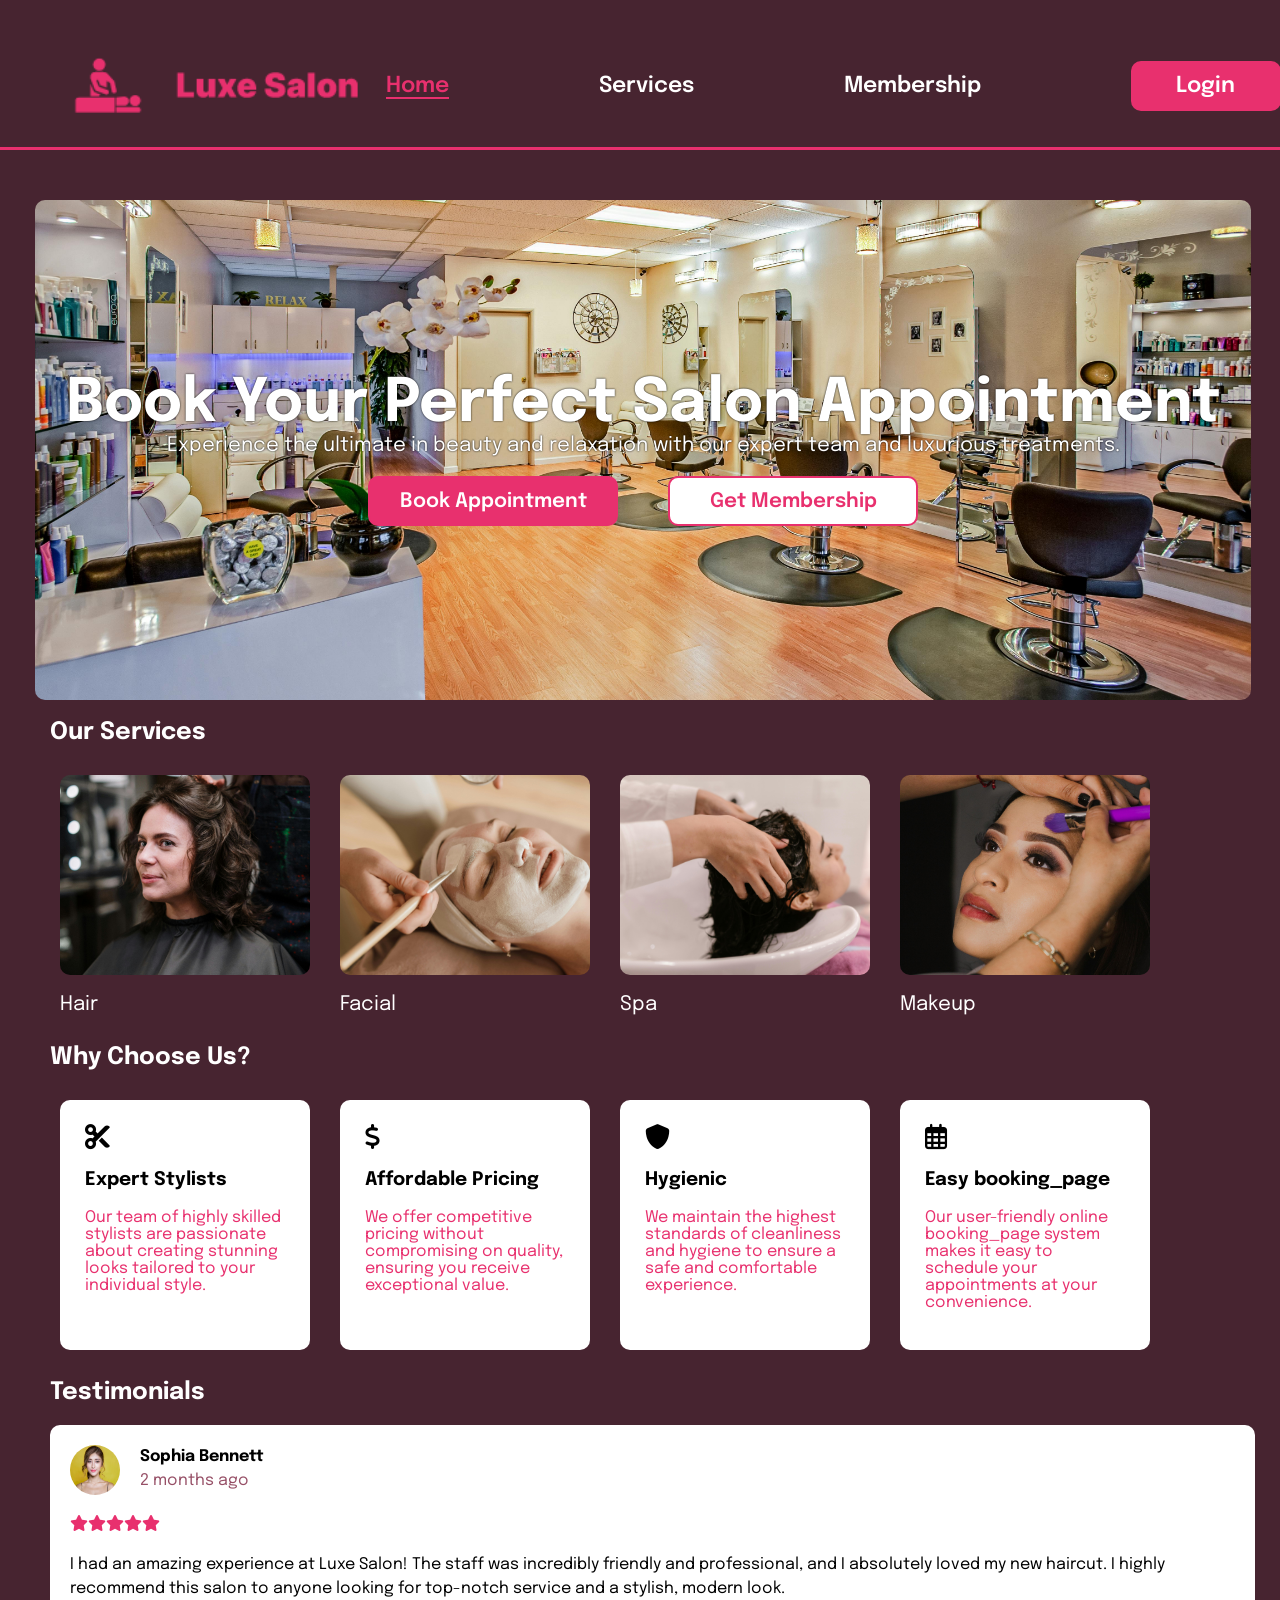
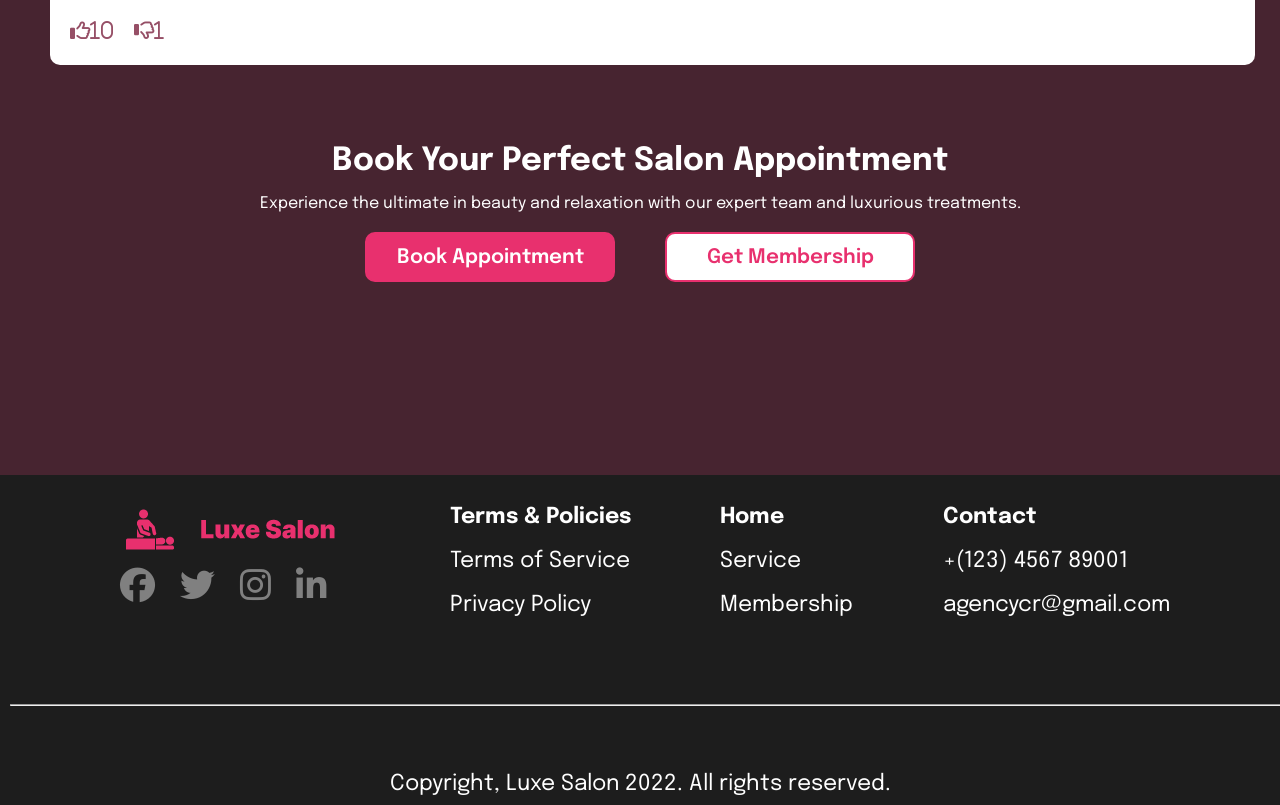
<file: index.html>
<!DOCTYPE html>
<html>
<head>
    <title>Luxe Salon</title>
    <link rel="stylesheet" href="css/index.css">
    <link rel="preconnect" href="https://fonts.googleapis.com">
    <link rel="preconnect" href="https://fonts.gstatic.com" crossorigin>
    <link href="https://fonts.googleapis.com/css2?family=Epilogue:ital,wght@0,100..900;1,100..900&display=swap" rel="stylesheet">
    <link rel="stylesheet" href="https://cdnjs.cloudflare.com/ajax/libs/font-awesome/6.5.1/css/all.min.css">
</head>
<body>
    <!-- HEADER -->
    <header>
        <a href="index.html">
            <img src="images/logo.png" class="logo" alt="Luxe Salon">
        </a>
        <div class="menu">
            <ul>
                <li class="active"><a href="home.html">Home</a></li>
                <li><a href="services.html">Services</a></li>
                <li><a href="membership.html">Membership</a></li>
            <li class="profile-menu">
    <span class="login-text" id="loginBtn">Login</span>
</li>
            </ul>
        </div>
    </header>
<div class="login-box" id="loginBox">
    <img src="images/login-logo.png" class="login-logo" alt="Luxe Salon">

    <h1>World’s Last Minute Orders</h1>
    <p>Login or Sign Up</p>

    <input type="tel" id="phoneInput" placeholder="Enter Your Phone number">

    <div class="continue" id="continueBtn">Continue</div>
</div>
<div class="otp-box" id="otpBox">
    <img src="images/login-logo.png" class="login-logo" alt="Luxe Salon">

    <h1>OTP Verification</h1>
    <p>We have sent a verification code to</p>
    <p id="phoneDisplay"></p>

    <div class="otp-inputs">
        <input type="text" maxlength="1">
        <input type="text" maxlength="1">
        <input type="text" maxlength="1">
        <input type="text" maxlength="1">
    </div>

    <div class="continue" id="otpSubmitBtn">Login</div>
</div>
    <!-- PAGE CONTENT -->
   <div class="section-1">
        <h1>Book Your Perfect Salon Appointment</h1>
        <p>Experience the ultimate in beauty and relaxation with our expert team and luxurious treatments.</p>
        <div class="buttons">
            <div class="book"><a href="booking_page.html">Book Appointment</a></div>
            <div class="member"><a href="membership.html">Get Membership</a></div>
        </div>
    </div>

    <div class="section-2">
        <h2>Our Services</h2>
        <div class="services">
            <a href="hair.html" class="service">
                <img src="images/hair.jpg" class="service-img">
                <p>Hair</p>
            </a>
            <a href="facial.html" class="service">
                <img src="images/facial.jpg" class="service-img">
                <p>Facial</p>
            </a>
            <a href="spa.html" class="service">
                <img src="images/spa.jpg" class="service-img">
                <p>Spa</p>
            </a>
            <a href="makeup.html" class="service">
                <img src="images/makeup.jpg" class="service-img">
                <p>Makeup</p>
            </a>
        </div>
    </div>

    <div class="section-3">
        <h2>Why Choose Us?</h2>
        <div class="chooses">
            <div class="choose"><i class="fa-solid fa-scissors"></i><h3>Expert Stylists</h3><p>Our team of highly skilled stylists are passionate about creating stunning looks tailored to your individual style.</p></div>
            <div class="choose"><i class="fa-solid fa-dollar-sign"></i><h3>Affordable Pricing</h3><p>We offer competitive pricing without compromising on quality, ensuring you receive exceptional value.</p></div>
            <div class="choose"><i class="fa-solid fa-shield"></i><h3>Hygienic</h3><p>We maintain the highest standards of cleanliness and hygiene to ensure a safe and comfortable experience.</p></div>
            <div class="choose"><i class="fa-regular fa-calendar-days"></i><h3>Easy booking_page</h3><p>Our user-friendly online booking_page system makes it easy to schedule your appointments at your convenience.</p></div>
        </div>
    </div>

    <div class="section-4">
        <h2>Testimonials</h2>
        <div class="testimony">
            <div class="profile">
                <img src="images/profile.jpg" alt="profile" class="img">
                <div class="img-con">
                    <p><strong>Sophia Bennett</strong></p>
                    <p class="review-time">2 months ago</p>
                </div>
            </div>
            <div class="star">
                <i class="fa-solid fa-star"></i><i class="fa-solid fa-star"></i><i class="fa-solid fa-star"></i><i class="fa-solid fa-star"></i><i class="fa-solid fa-star"></i>
            </div>
            <p>I had an amazing experience at Luxe Salon! The staff was incredibly friendly and professional, and I absolutely loved my new haircut. I highly recommend this salon to anyone looking for top-notch service and a stylish, modern look.</p>
            <div class="likes">
                <i class="fa-regular fa-thumbs-up">10</i>
                <i class="fa-regular fa-thumbs-down">1</i>
            </div>
        </div>
    </div>

    <div class="section-6">
        <h1>Book Your Perfect Salon Appointment</h1><br>
        <p>Experience the ultimate in beauty and relaxation with our expert team and luxurious treatments.</p>
        <div class="buttons">
            <div class="book"><a href="booking_page.html">Book Appointment</a></div>
            <div class="member"><a href="membership.html">Get Membership</a></div>
        </div>
    </div>

    <!-- FOOTER -->
    <footer>
        <div class="footers">
            <div class="footer-1">
                <a href="index.html">
                    <img src="images/footer-logo.png" class="footer-logo" alt="Luxe Salon">
                </a>
                <div class="icons">
                    <i class="fa-brands fa-facebook"></i>
                    <i class="fa-brands fa-twitter"></i>
                    <i class="fa-brands fa-instagram"></i>
                    <i class="fa-brands fa-linkedin-in"></i>
                </div>
            </div>
            <div class="footer-2">
                <p><strong>Terms & Policies</strong></p>
                <p>Terms of Service</p>
                <p>Privacy Policy</p>
            </div>
            <div class="footer-2">
                <p><strong>Home</strong></p>
                <p>Service</p>
                <p>Membership</p>
            </div>
            <div class="footer-2">
                <p><strong>Contact</strong></p>
                <p>+(123) 4567 89001</p>
                <p>agencycr@gmail.com</p>
            </div>
        </div>
        <hr>
        <p id="center">Copyright, Luxe Salon 2022. All rights reserved.</p>
    </footer>
<script>
const loginBtn = document.getElementById("loginBtn");
const loginBox = document.getElementById("loginBox");
const otpBox = document.getElementById("otpBox");

const continueBtn = document.getElementById("continueBtn");
const otpSubmitBtn = document.getElementById("otpSubmitBtn");

const phoneInput = document.getElementById("phoneInput");
const phoneDisplay = document.getElementById("phoneDisplay");
const otpInputs = document.querySelectorAll(".otp-inputs input");

/* Open login popup */
loginBtn.addEventListener("click", (e) => {
    e.stopPropagation();
    loginBox.style.display = "block";
    otpBox.style.display = "none";
});

/* Phone → OTP */
continueBtn.addEventListener("click", () => {
    const phone = phoneInput.value.trim();

    if (phone.length < 10) {
        alert("Please enter a valid phone number");
        return;
    }

    phoneDisplay.innerText = phone;
    loginBox.style.display = "none";
    otpBox.style.display = "block";
});

/* OTP validation → Home page */
otpSubmitBtn.addEventListener("click", () => {
    let otp = "";

    otpInputs.forEach(input => {
        otp += input.value.trim();
    });

    if (otp.length !== otpInputs.length) {
        alert("Please enter complete OTP");
        return;
    }

    // ✅ Success → redirect
    window.location.href = "home.html";
});

/* Auto focus OTP */
otpInputs.forEach((input, index) => {
    input.addEventListener("input", () => {
        if (input.value && index < otpInputs.length - 1) {
            otpInputs[index + 1].focus();
        }
    });
});

/* Close popup when clicking outside */
document.addEventListener("click", (e) => {
    if (
        !loginBox.contains(e.target) &&
        !otpBox.contains(e.target) &&
        !loginBtn.contains(e.target)
    ) {
        loginBox.style.display = "none";
        otpBox.style.display = "none";
    }
});
</script>
</body>
</html>
</file>
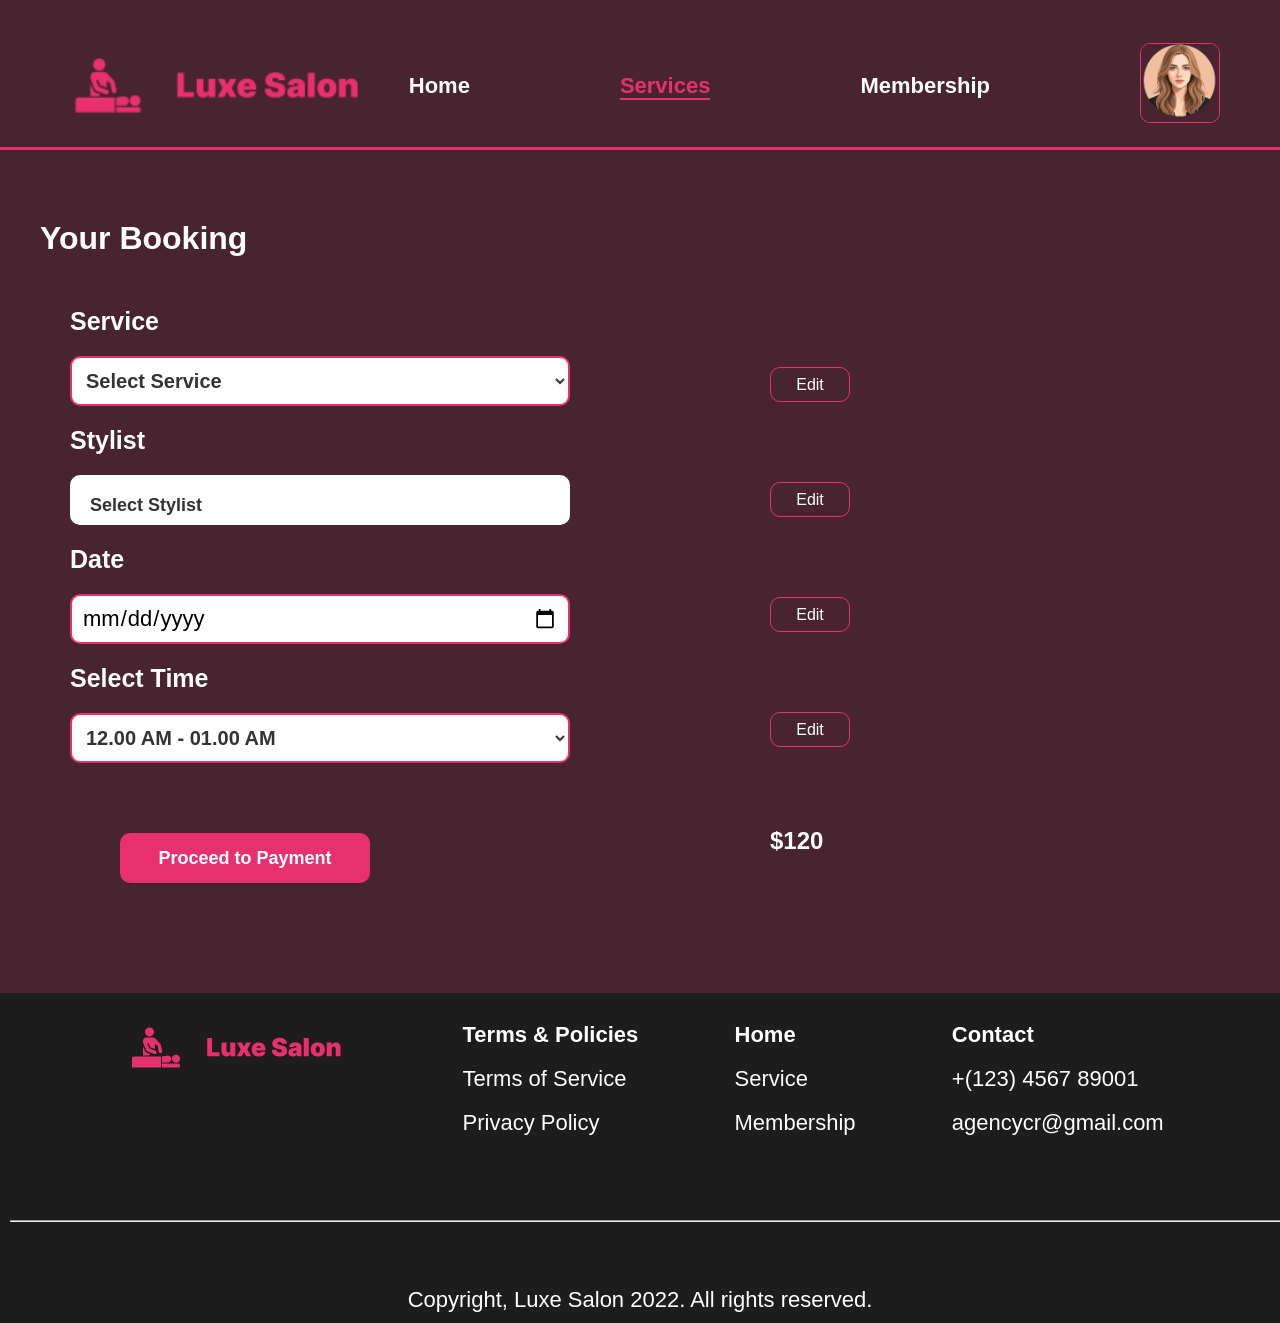
<file: booking_page.html>
<!DOCTYPE html>
<html lang="en">
<head>
    <meta charset="UTF-8">
    <meta name="viewport" content="width=device-width, initial-scale=1.0">
    <title>Booking-Luxe Salon</title>
    <link rel="stylesheet" href="css/booking.css">
</head>
<body>
        <header>
        <a href="index.html"><img src="images/logo.png" class="logo" alt="Luxe Salon"></a>
        <div class="menu">
            <ul>
                <li><a href="home.html">Home</a></li>
                <li class="active"><a href="services.html">Services</a></li>
                <li><a href="membership.html">Membership</a></li>
  <li class="profile-menu">
                    <a href="profile.html"><img src="images/sophy.png" alt="profile-img" class="p-img"></a>
                </li>            </ul>
        </div>
    </header>

<div class="booking-1">
    <h1>Your Booking</h1>
<div class="b-1">
      <div class="booking-con">
        <h3>Service</h3>
        <select id="service-select">
            <option value="" >Select Service</option>
            <option value="1">Haircut & Style</option>
            <option value="2">Skin Care</option>
            <option value="3">Spa</option>
            <option value="4">Makeup</option>
        </select>

<h3>Stylist</h3>
<div class="text" id="stylist-text">
  
  
        <a href="select_stylist.html" class="select-stylist-btn">Select Stylist</a>
    
</div>
        <h3>Date</h3>
        <input type="date" id="date-input" class="date-input" >

        <h3>Select Time</h3>
        <select id="time-select">
            <option value="one"><p><strong>12.00 AM - 01.00 AM</strong></p></option>
            <option value="two"><p><strong>01.00 AM - 02.00 AM</strong></p></option>
            <option value="three"><p><strong>02.00 AM - 03.00 AM</strong></p></option>
            <option value="four"><p><strong>03.00 AM - 04.00 AM</strong></p></option>
            <option value="five"><p><strong>04.00 AM - 05.00 AM</strong></p></option>
        </select>

    <div class="process" id="proceed-btn">
        Proceed to Payment
    </div>
    </div>
    <div class="booking-con2">
        <div class="edit">
            Edit
        </div>
        <div class="edit">
            Edit
        </div>
        <div class="edit">
            Edit
        </div>
        <div class="edit">
            Edit
        </div>

        <h2 class="white" id="price">$120</h2>
    </div>
</div>
  
   
</div>
   <footer>
        <div class="footers">
            <div class="footer-1">
                <a href="index.html">
                    <img src="images/footer-logo.png" class="footer-logo" alt="Luxe Salon">
                </a>
                <div class="icons">
                    <i class="fa-brands fa-facebook"></i>
                    <i class="fa-brands fa-twitter"></i>
                    <i class="fa-brands fa-instagram"></i>
                    <i class="fa-brands fa-linkedin-in"></i>
                </div>
            </div>
            <div class="footer-2">
                <p><strong>Terms & Policies</strong></p>
                <p>Terms of Service</p>
                <p>Privacy Policy</p>
            </div>
            <div class="footer-2">
                <p><strong>Home</strong></p>
                <p>Service</p>
                <p>Membership</p>
            </div>
            <div class="footer-2">
                <p><strong>Contact</strong></p>
                <p>+(123) 4567 89001</p>
                <p>agencycr@gmail.com</p>
            </div>
        </div>
        <hr>
        <p id="center">Copyright, Luxe Salon 2022. All rights reserved.</p>
    </footer>

<script>
document.getElementById('proceed-btn').addEventListener('click', () => {
    const serviceSelect = document.getElementById('service-select');
    const service = serviceSelect.options[serviceSelect.selectedIndex].text;

    const stylist = document.getElementById('stylist-text').innerText.trim();
    const date = document.getElementById('date-input').value;
    const timeSelect = document.getElementById('time-select');
    const time = timeSelect.options[timeSelect.selectedIndex].text;
    const price = document.getElementById('price').innerText.replace('$','');

    if(service === "Select Service" || stylist === "" || stylist === "Select Stylist" || date === "" || time === ""){
        alert("Please fill all booking details!");
        return;
    }

    // Redirect to secure payment page with all details
    const params = new URLSearchParams();
    params.set('service', service);
    params.set('stylist', stylist);
    params.set('date', date);
    params.set('time', time);
    params.set('price', price);

    window.location.href = "secure_payment.html?" + params.toString();
});

// Reset booking fields when clicking edit
document.querySelectorAll('.booking-con2 .edit').forEach(editBtn => {
    editBtn.addEventListener('click', () => {
        document.getElementById('service-select').selectedIndex = 0;
        document.getElementById('stylist-text').innerHTML = `<a href="select_stylist.html" class="select-stylist-btn">Select Stylist</a>`;
        document.getElementById('date-input').value = '';
        document.getElementById('time-select').selectedIndex = 0;
        document.getElementById('price').innerText = '$120'; // reset default price
    });
});

// Update price based on time slot
const timeSelect = document.getElementById('time-select');
const priceEl = document.getElementById('price');

timeSelect.addEventListener('change', () => {
    const selectedValue = timeSelect.value;
    let price = 120; // default price

    if(selectedValue === 'three' || selectedValue === 'four'){
        price = 65;
    } else if(selectedValue === 'five'){
        price = 75;
    }

    priceEl.innerText = `$${price}`;
});
</script>
 
</body>
</html>
</file>
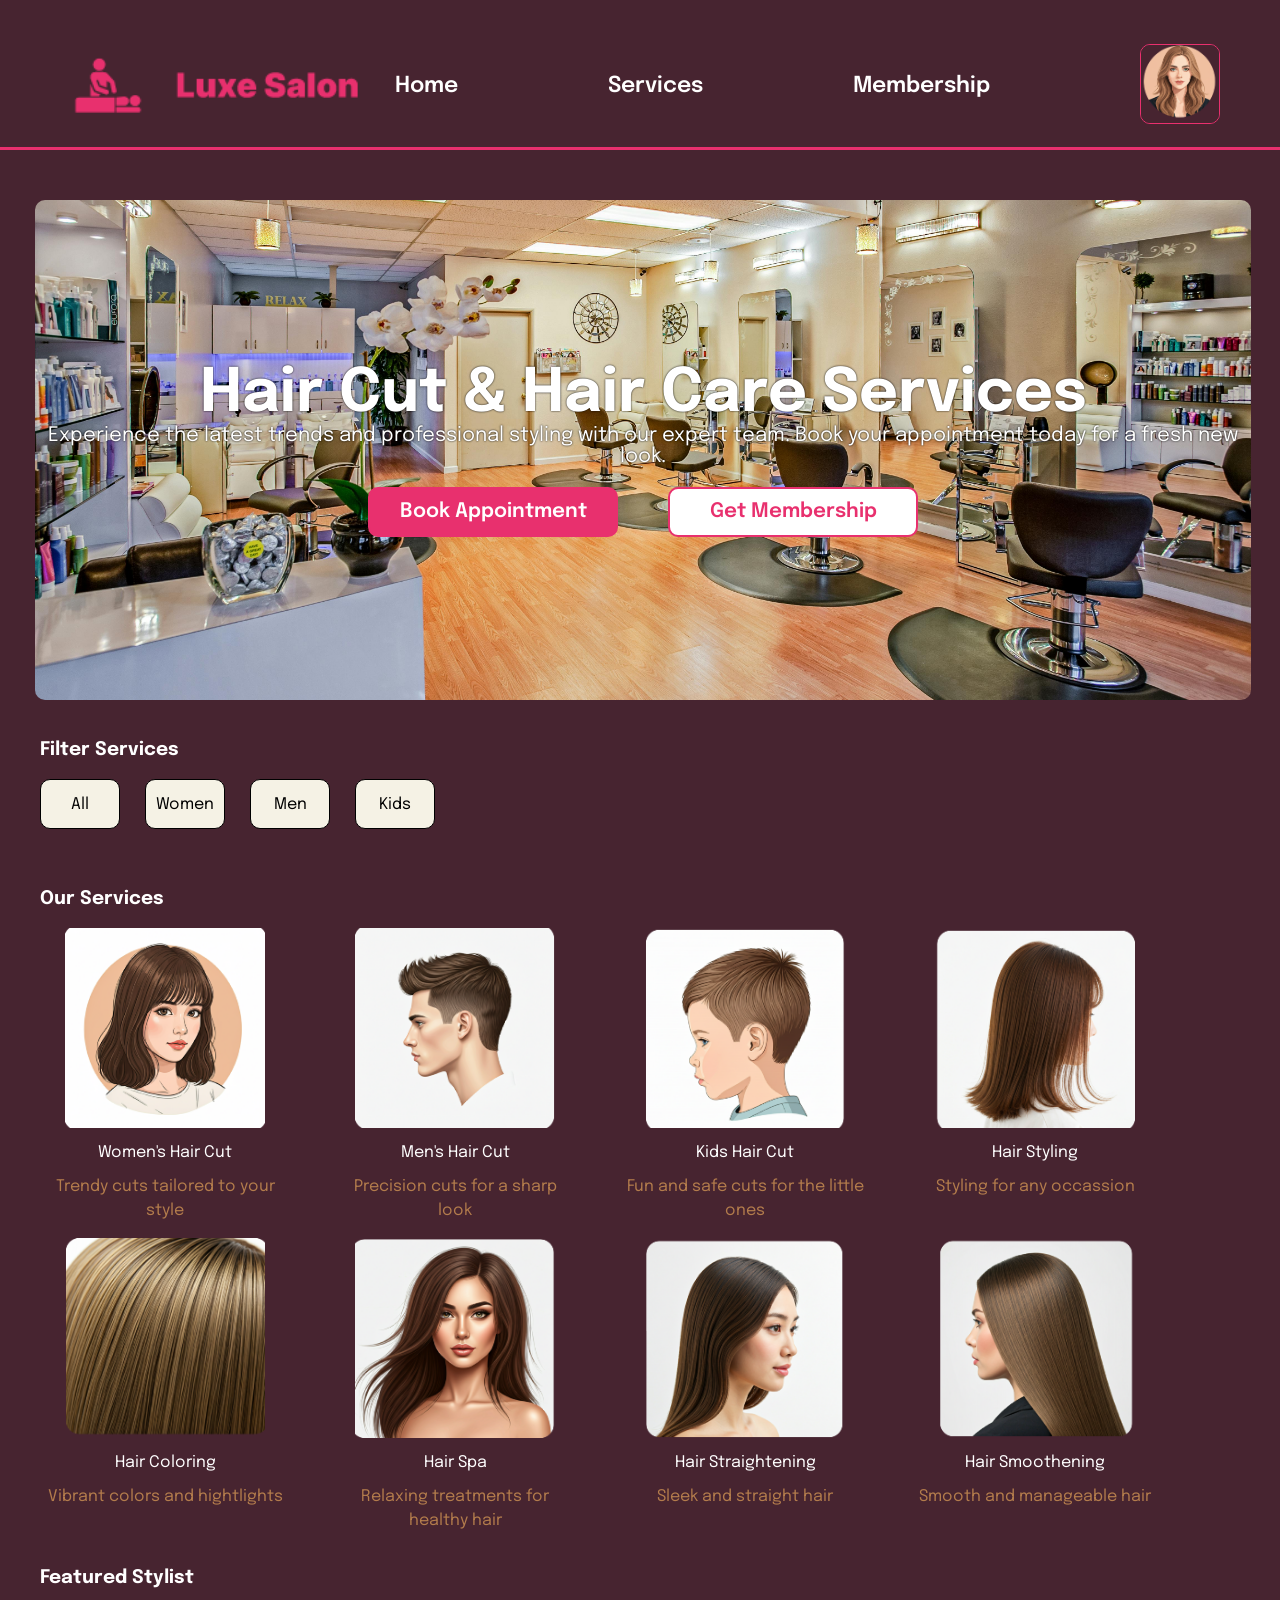
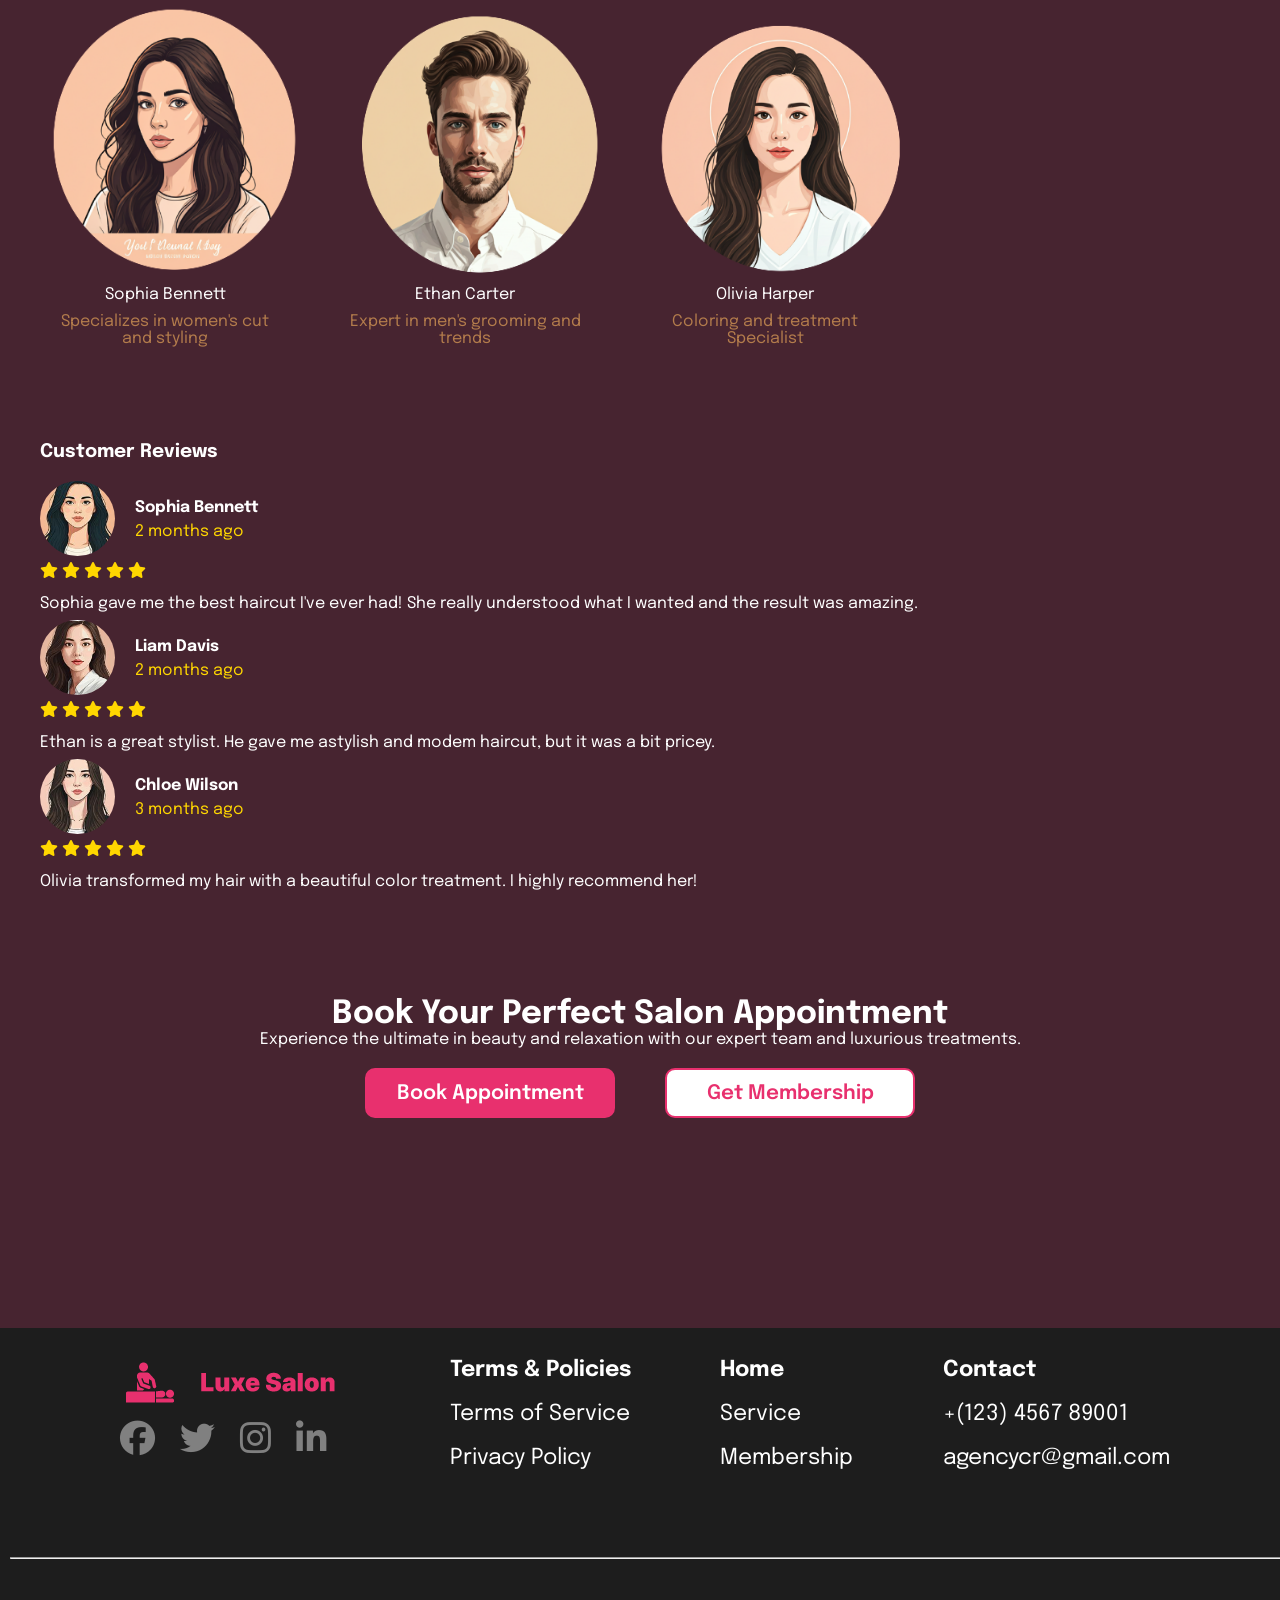
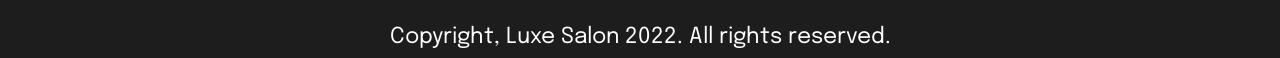
<file: hair.html>
<!DOCTYPE html>
<html>
<head>
    <title>Hair - Luxe Salon</title>
    <link rel="stylesheet" href="css/hair.css">
    <link rel="preconnect" href="https://fonts.googleapis.com">
    <link rel="preconnect" href="https://fonts.gstatic.com" crossorigin>
    <link href="https://fonts.googleapis.com/css2?family=Epilogue:ital,wght@0,100..900;1,100..900&display=swap" rel="stylesheet">
    <link rel="stylesheet" href="https://cdnjs.cloudflare.com/ajax/libs/font-awesome/6.5.1/css/all.min.css">
</head>
<body>
    <!-- HEADER -->
    <header>
        <a href="index.html"><img src="images/logo.png" class="logo" alt="Luxe Salon"></a>
        <div class="menu">
            <ul>
                <li><a href="index.html">Home</a></li>
                <li><a href="services.html">Services</a></li>
                <li><a href="membership.html">Membership</a></li>
  <li class="profile-menu">
                    <a href="profile.html"><img src="images/sophy.png" alt="profile-img" class="p-img"></a>
                </li>            </ul>
        </div>
    </header>

    <!-- HAIR PAGE CONTENT -->
    <div class="hair-1">
        <h1>Hair Cut & Hair Care Services</h1>
        <p>Experience the latest trends and professional styling with our expert team. Book your appointment today for a fresh new look.</p>
        <div class="buttons">
            <div class="book"><a href="booking_page.html">Book Appointment</a></div>
            <div class="member"><a href="membership.html">Get Membership</a></div>
        </div>
    </div>

    <div class="hair-2">
        <h3>Filter Services</h3>
        <div class="filters">
            <div class="filter" data-filter="all">All</div>
            <div class="filter" data-filter="women">Women</div>
            <div class="filter" data-filter="men">Men</div>
            <div class="filter" data-filter="kids">Kids</div>
        </div>
    </div>

    <div class="hair-3">
        <h3>Our Services</h3>
        <div class="h-services">
            <div class="h-service" data-category="women">
                <a href="women-hair-cut.html">
                    <img src="images/s1.png" class="hair-img">
                    <p class="white">Women's Hair Cut</p>
                    <p class="gold">Trendy cuts tailored to your style</p>
                </a>
            </div>
            <div class="h-service" data-category="men">
                <img src="images/s2.png" class="hair-img">
                <p class="white">Men's Hair Cut</p>
                <p class="gold">Precision cuts for a sharp look</p>
            </div>
            <div class="h-service" data-category="kids">
                <img src="images/s3.png" class="hair-img">
                <p class="white">Kids Hair Cut</p>
                <p class="gold">Fun and safe cuts for the little ones</p>
            </div>
            <div class="h-service" data-category="women">
             <img src="images/s4.png" class="hair-img">
              <p class="white">Hair Styling</p>
             <p class="gold">Styling for any occassion</p>
        </div>
        <div class="h-service" data-category="women">
             <img src="images/s5.png" class="hair-img">
              <p class="white">Hair Coloring</p>
             <p class="gold">Vibrant colors and hightlights</p>
        </div>
        <div class="h-service" data-category="women">
             <img src="images/s6.png" class="hair-img">
             <p class="white">Hair Spa</p>
             <p class="gold">Relaxing treatments for healthy hair</p>
        </div>
        <div class="h-service" data-category="women">
             <img src="images/s7.png" class="hair-img">
               <p class="white">Hair Straightening</p>
             <p class="gold">Sleek and straight hair</p>
        </div>
        <div class="h-service" data-category="women">
             <img src="images/s8.png" class="hair-img">
              <p class="white">Hair Smoothening</p>
             <p class="gold">Smooth and manageable hair</p>
        </div>
        </div>
    </div>

    <div class="hair-4">
        <h3>Featured Stylist</h3>
        <div class="h-styles">
            <div class="h-style">
                <img src="images/st1.png" class="hair-rou">
                <p class="white">Sophia Bennett</p>
                <p class="gold">Specializes in women's cut and styling</p>
            </div>
            <div class="h-style">
                <img src="images/st2.png" class="hair-rou">
                <p class="white">Ethan Carter</p>
                <p class="gold">Expert in men's grooming and trends</p>
            </div>
            <div class="h-style">
                <img src="images/st3.png" class="hair-rou">
                <p class="white">Olivia Harper</p>
                <p class="gold">Coloring and treatment Specialist</p>
            </div>
        </div>
    </div>

    <div class="hair-7">
        <h3>Customer Reviews</h3>
        <div class="hair-reviews">
            <div class="hair-review">
                <div class="hair-profile">
                    <img src="images/c1.png" alt="profile" class="hair-rev">
                    <div class="hair-con">
                        <p><strong>Sophia Bennett</strong></p>
                        <p class="review-time">2 months ago</p>
                    </div>
                </div>
                <div class="star">
                    <i class="fa-solid fa-star"></i>
                    <i class="fa-solid fa-star"></i>
                    <i class="fa-solid fa-star"></i>
                    <i class="fa-solid fa-star"></i>
                    <i class="fa-solid fa-star"></i>
                </div>
                <p>Sophia gave me the best haircut I've ever had! She really understood what I wanted and the result was amazing.</p>
            </div>
             <div class="hair-review">
                      <div class="hair-profile">
             <img src="images/c2.png" alt="profile" class="hair-rev"> 
             <div class="hair-con">
                 <p ><strong>Liam Davis </strong></p> 
                 <p class="review-time">2 months ago</p> 
                </div> 
        </div> 
        <div class="star"> 
            <i class="fa-solid fa-star"></i>
             <i class="fa-solid fa-star"></i>
              <i class="fa-solid fa-star"></i> 
              <i class="fa-solid fa-star"></i> 
              <i class="fa-solid fa-star"></i> 
            </div> 
            
            <p>Ethan is a great stylist. He gave me astylish and modem haircut, but it was a bit pricey.</p>
            </div>
            <div class="hair-review">
                                <div class="hair-profile">
             <img src="images/c3.png" alt="profile" class="hair-rev"> 
             <div class="hair-con">
                 <p ><strong> Chloe Wilson </strong></p> 
                 <p class="review-time">3 months ago</p> 
                </div> 
        </div> 
        <div class="star"> 
            <i class="fa-solid fa-star"></i>
             <i class="fa-solid fa-star"></i>
              <i class="fa-solid fa-star"></i> 
              <i class="fa-solid fa-star"></i> 
              <i class="fa-solid fa-star"></i> 
            </div> 
            
            <p>Olivia transformed my hair with a beautiful color treatment. I highly recommend her!</p>
            </div>
        </div>
    </div>

    <div class="section-6">
        <h1>Book Your Perfect Salon Appointment</h1>
        <p>Experience the ultimate in beauty and relaxation with our expert team and luxurious treatments.</p>
        <div class="buttons">
            <div class="book"><a href="booking_page.html">Book Appointment</a></div>
            <div class="member"><a href="membership.html">Get Membership</a></div>
        </div>
    </div>
  <footer>
        <div class="footers">
            <div class="footer-1">
                <a href="index.html"><img src="images/footer-logo.png" class="footer-logo" alt="Luxe Salon"></a>
                <div class="icons">
                    <i class="fa-brands fa-facebook"></i>
                    <i class="fa-brands fa-twitter"></i>
                    <i class="fa-brands fa-instagram"></i>
                    <i class="fa-brands fa-linkedin-in"></i>
                </div>
            </div>
              <div class="footer-2">
                <p><strong>Terms & Policies</strong></p>
                <p>Terms of Service</p>
                <p>Privacy Policy</p>
            </div>
            <div class="footer-2">
                <p><strong>Home</strong></p>
                <p>Service</p>
                <p>Membership</p>
            </div>
            <div class="footer-2">
                <p><strong>Contact</strong></p>
                <p>+(123) 4567 89001</p>
                <p>agencycr@gmail.com</p>
            </div>
            </div>
        </div>
        <hr>
        <p id="center">Copyright, Luxe Salon 2022. All rights reserved.</p>
    </footer>

    <!-- FILTER SCRIPT -->
    <script>
    document.addEventListener('DOMContentLoaded', () => {
        const filters = document.querySelectorAll('.filter');
        const services = document.querySelectorAll('.h-service');

        filters.forEach(filter => {
            filter.addEventListener('click', () => {
                filters.forEach(btn => btn.classList.remove('active'));
                filter.classList.add('active');

                const category = filter.dataset.filter;
                services.forEach(service => {
                    const serviceCategory = service.dataset.category;
                    service.style.display = (category === 'all' || serviceCategory === category) ? '' : 'none';
                });
            });
        });
    });
    </script>

    <!-- FOOTER -->
 
</body>
</html>
</file>
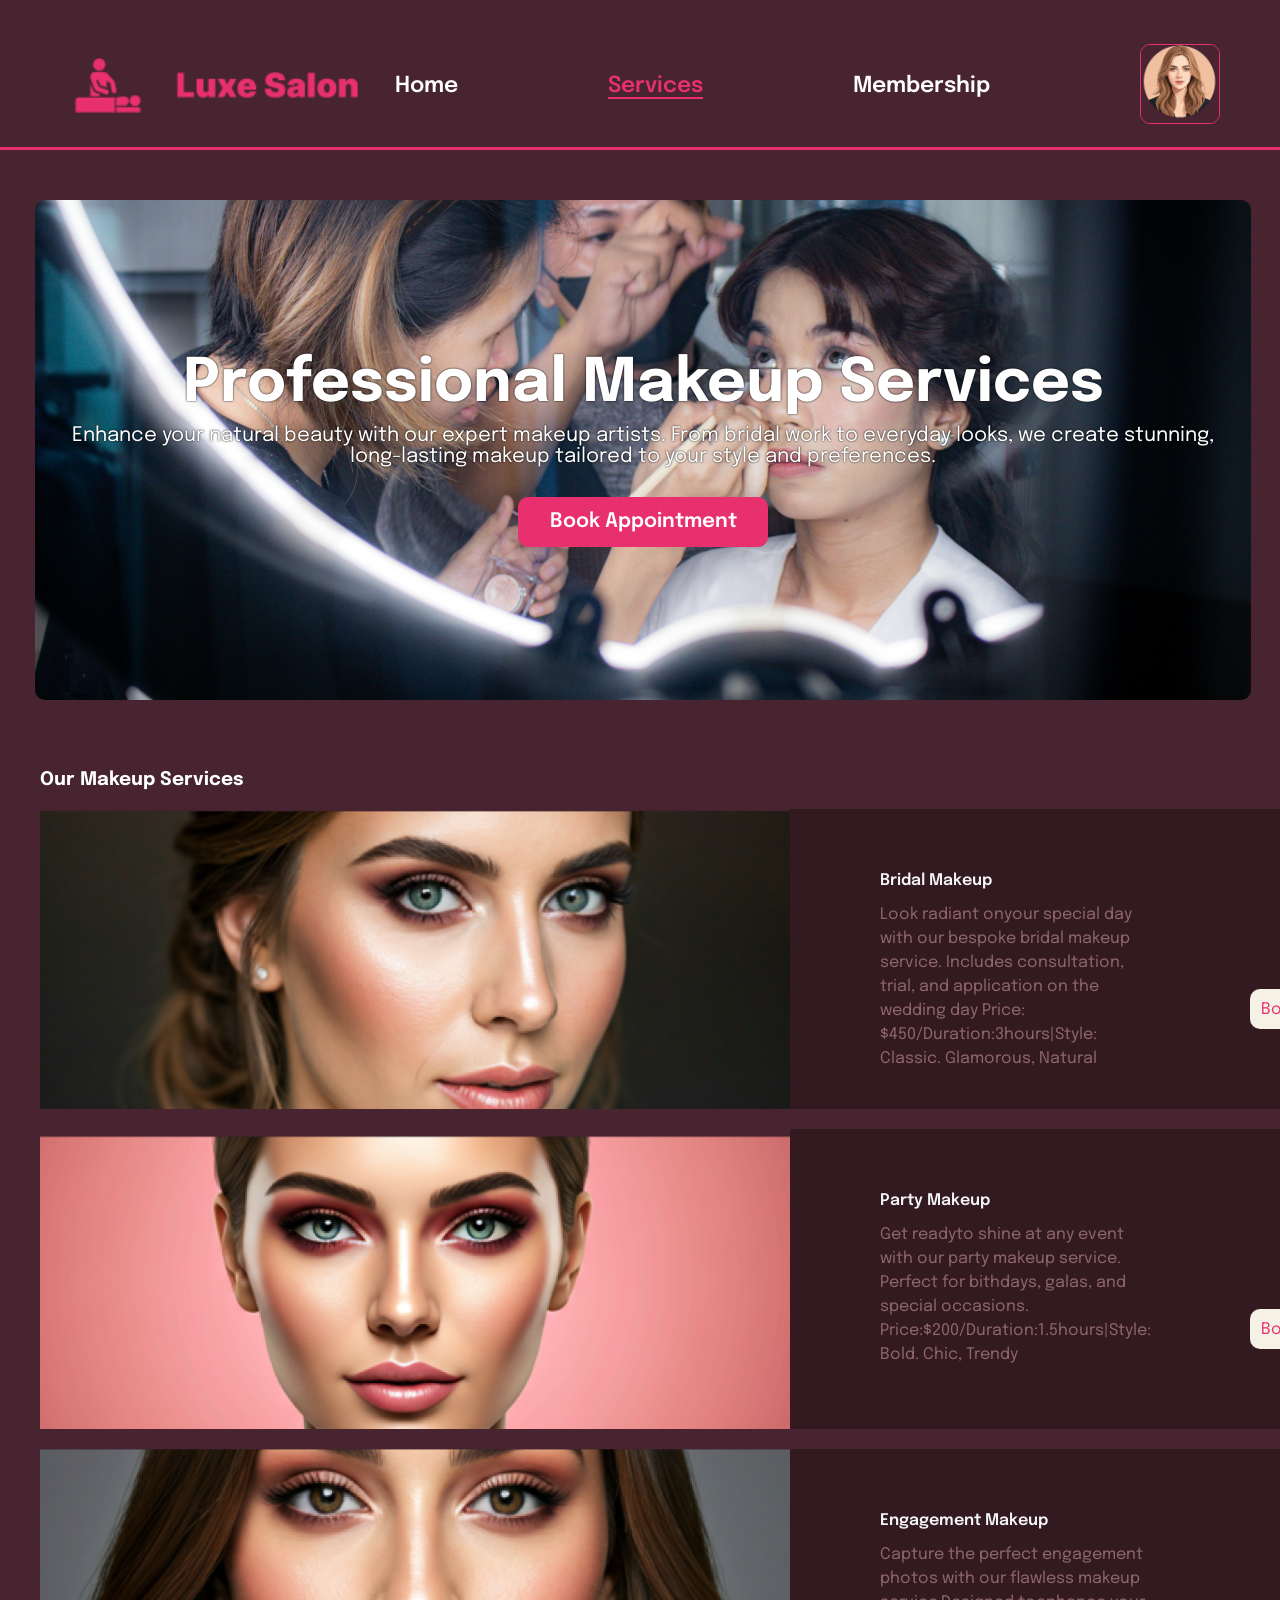
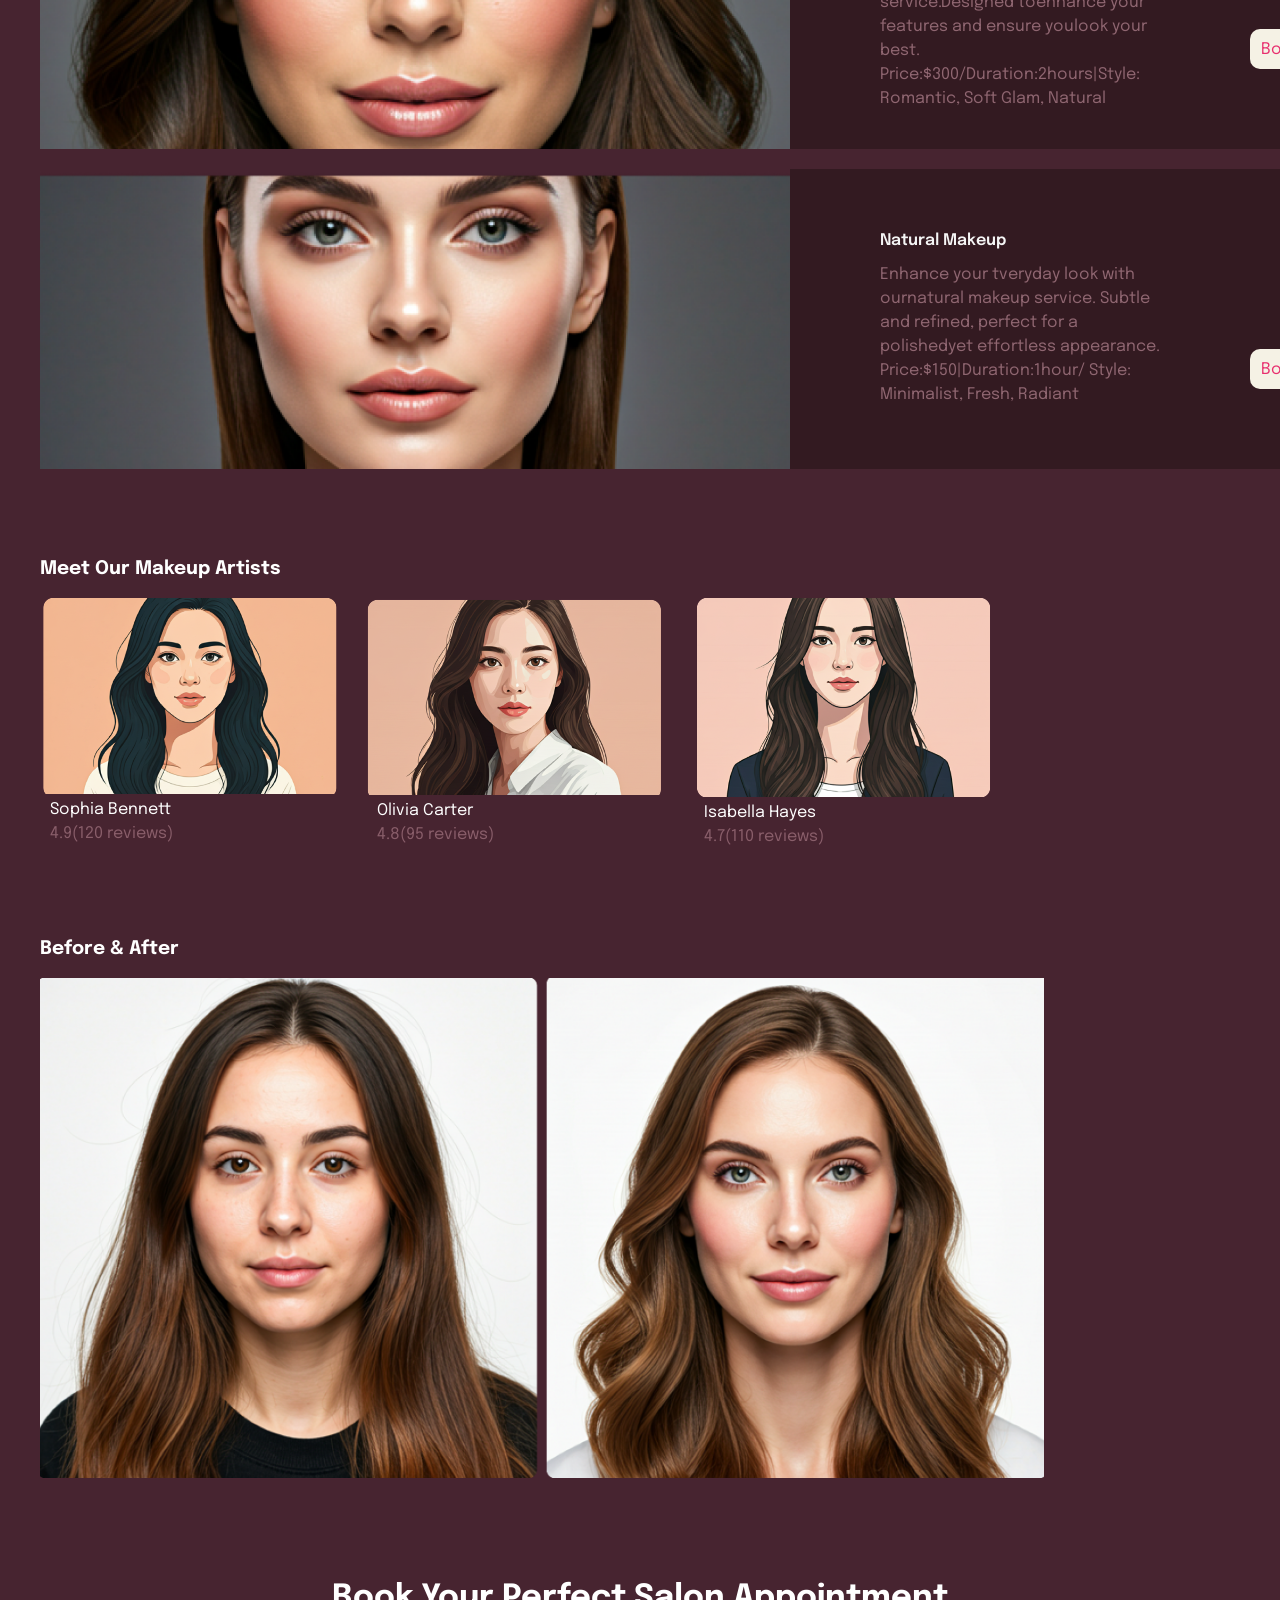
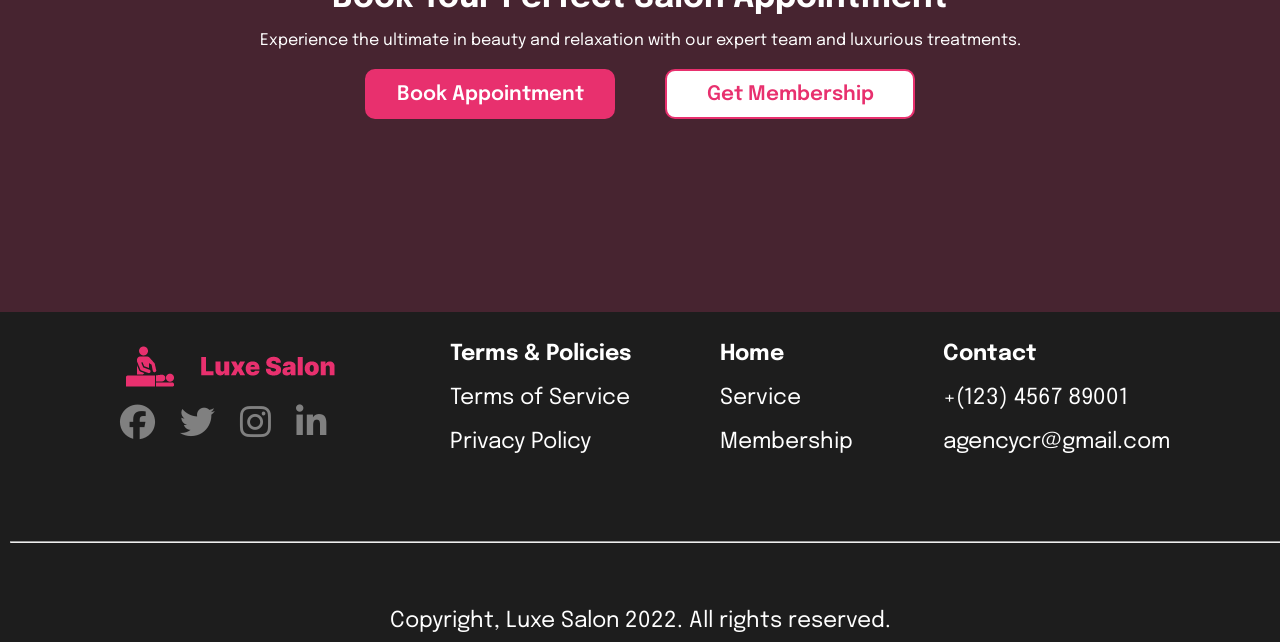
<file: makeup.html>
<!DOCTYPE html>
<html lang="en">
<head>
    <meta charset="UTF-8">
    <link rel="stylesheet" href="css/makeup.css">
    <meta name="viewport" content="width=device-width, initial-scale=1.0">
    <title>Makeup-Lxe Salon</title>
        <link rel="preconnect" href="https://fonts.googleapis.com">
    <link rel="preconnect" href="https://fonts.gstatic.com" crossorigin>
    <link href="https://fonts.googleapis.com/css2?family=Epilogue:ital,wght@0,100..900;1,100..900&display=swap" rel="stylesheet">
    <link rel="stylesheet" href="https://cdnjs.cloudflare.com/ajax/libs/font-awesome/6.5.1/css/all.min.css">

</head>
<body>
    
  <header>
        <a href="index.html"><img src="images/logo.png" class="logo" alt="Luxe Salon"></a>
        <div class="menu">
            <ul>
                <li><a href="home.html">Home</a></li>
                <li class="active"><a href="services.html">Services</a></li>
                <li><a href="membership.html">Membership</a></li>
  <li class="profile-menu">
                    <a href="profile.html"><img src="images/sophy.png" alt="profile-img" class="p-img"></a>
                </li>            </ul>
        </div>
    </header>

 <div class="mk-1">
     <h1>Professional Makeup Services
     </h1> 
 <p>Enhance your natural beauty with our expert makeup artists.
    From bridal work to everyday looks, we create stunning, long-lasting makeup
    tailored to your style and preferences.
 </p>
    <div class="buttons">
        <div class="book">
            <a href="'booking_page.html">Book Appointment</a>
        </div>
       
    </div>
</div>

<div class="mk-2">
    <h3>Our Makeup Services</h3>
    <div class="makeup-services">
        <img src="images/mk1.png" alt="profile" class="mk-img"> 
        <div class="makeup-service">
<p class="white">Bridal Makeup</p>
<p>Look radiant onyour special day with our bespoke bridal makeup service. Includes consultation, trial, and application on the wedding day
Price: $450/Duration:3hours|Style: Classic.
Glamorous, Natural</p>
        </div>
        <div class="books">
                    <a href="'booking_page.html">Book Now</a>
                </div>
    </div>

    <div class="makeup-services">
        <img src="images/mk2.png" alt="profile" class="mk-img"> 
        <div class="makeup-service">
<p class="white">Party Makeup</p>
<p>Get readyto shine at any event with our party makeup service. Perfect for bithdays, galas, and special occasions.
Price:$200/Duration:1.5hours|Style: Bold.
Chic, Trendy</p>
        </div>
        <div class="books">
                    <a href="'booking_page.html">Book Now</a>
                </div>
    </div>

    <div class="makeup-services">
        <img src="images/mk3.png" alt="profile" class="mk-img"> 
        <div class="makeup-service">
<p class="white">Engagement Makeup</p>
<p>Capture the perfect engagement photos
with our flawless makeup service.Designed
toenhance your features and ensure youlook your best.
Price:$300/Duration:2hours|Style:
Romantic, Soft Glam, Natural</p>
        </div>
        <div class="books">
                    <a href="'booking_page.html">Book Now</a>
                </div>
    </div>

    
<div class="makeup-services">
        <img src="images/mk4.png" alt="profile" class="mk-img"> 
        <div class="makeup-service">
<p class="white">Natural Makeup</p>
<p>Enhance your tveryday look with ournatural makeup service. Subtle and refined, perfect for a polishedyet effortless appearance.
Price:$150|Duration:1hour/ Style:
Minimalist, Fresh, Radiant</p>
        </div>
        <div class="books">
                    <a href="'booking_page.html">Book Now</a>
                </div>
    </div>


    
</div>


<div class="mk-3">
    <h3>Meet Our Makeup Artists</h3>
    <div class="artists">
        <div class="artist">
            <img src="images/mk5.png" alt="profile" class="artist-img"> 
            <p class="white">Sophia Bennett</p>
             <p class="mag">4.9(120 reviews)</p>
        </div>
        <div class="artist">
            <img src="images/mk6.png" alt="profile" class="artist-img"> 
            <p class="white">Olivia Carter</p>
            <p class="mag">4.8(95 reviews)</p>
        </div>
        <div class="artist">
            <img src="images/mk7.png" alt="profile" class="artist-img"> 
            <p class="white">Isabella Hayes</p>
             <p class="mag">4.7(110 reviews)</p>
        </div>
    </div>
</div>

<div class="mk-4">
    <h3>Before & After</h3>
    <div class="before">
                    <img src="images/mk8.png" alt="profile" class="bf-img"> 
                                <img src="images/mk9.png" alt="profile" class="bf-img"> 


    </div>
</div>

 <div class="section-6"> 
    <h1>Book Your Perfect Salon Appointment</h1><br>
     <p>Experience the ultimate in beauty and relaxation with our expert team and luxurious treatments.</p>
 <div class="buttons"> 
    <div class="book"> <a href="'booking_page.html">Book Appointment</a> 
    </div> 
<div class="member"> <a href="'membership_page.html">Get Membership</a>
 </div>
 </div> 
</div>

 <footer>
        <div class="footers">
            <div class="footer-1">
                <a href="index.html"><img src="images/footer-logo.png" class="footer-logo" alt="Luxe Salon"></a>
                <div class="icons">
                    <i class="fa-brands fa-facebook"></i>
                    <i class="fa-brands fa-twitter"></i>
                    <i class="fa-brands fa-instagram"></i>
                    <i class="fa-brands fa-linkedin-in"></i>
                </div>
            </div>
              <div class="footer-2">
                <p><strong>Terms & Policies</strong></p>
                <p>Terms of Service</p>
                <p>Privacy Policy</p>
            </div>
            <div class="footer-2">
                <p><strong>Home</strong></p>
                <p>Service</p>
                <p>Membership</p>
            </div>
            <div class="footer-2">
                <p><strong>Contact</strong></p>
                <p>+(123) 4567 89001</p>
                <p>agencycr@gmail.com</p>
            </div>
            </div>
        </div>
        <hr>
        <p id="center">Copyright, Luxe Salon 2022. All rights reserved.</p>
    </footer>
</body>
</html>
</file>
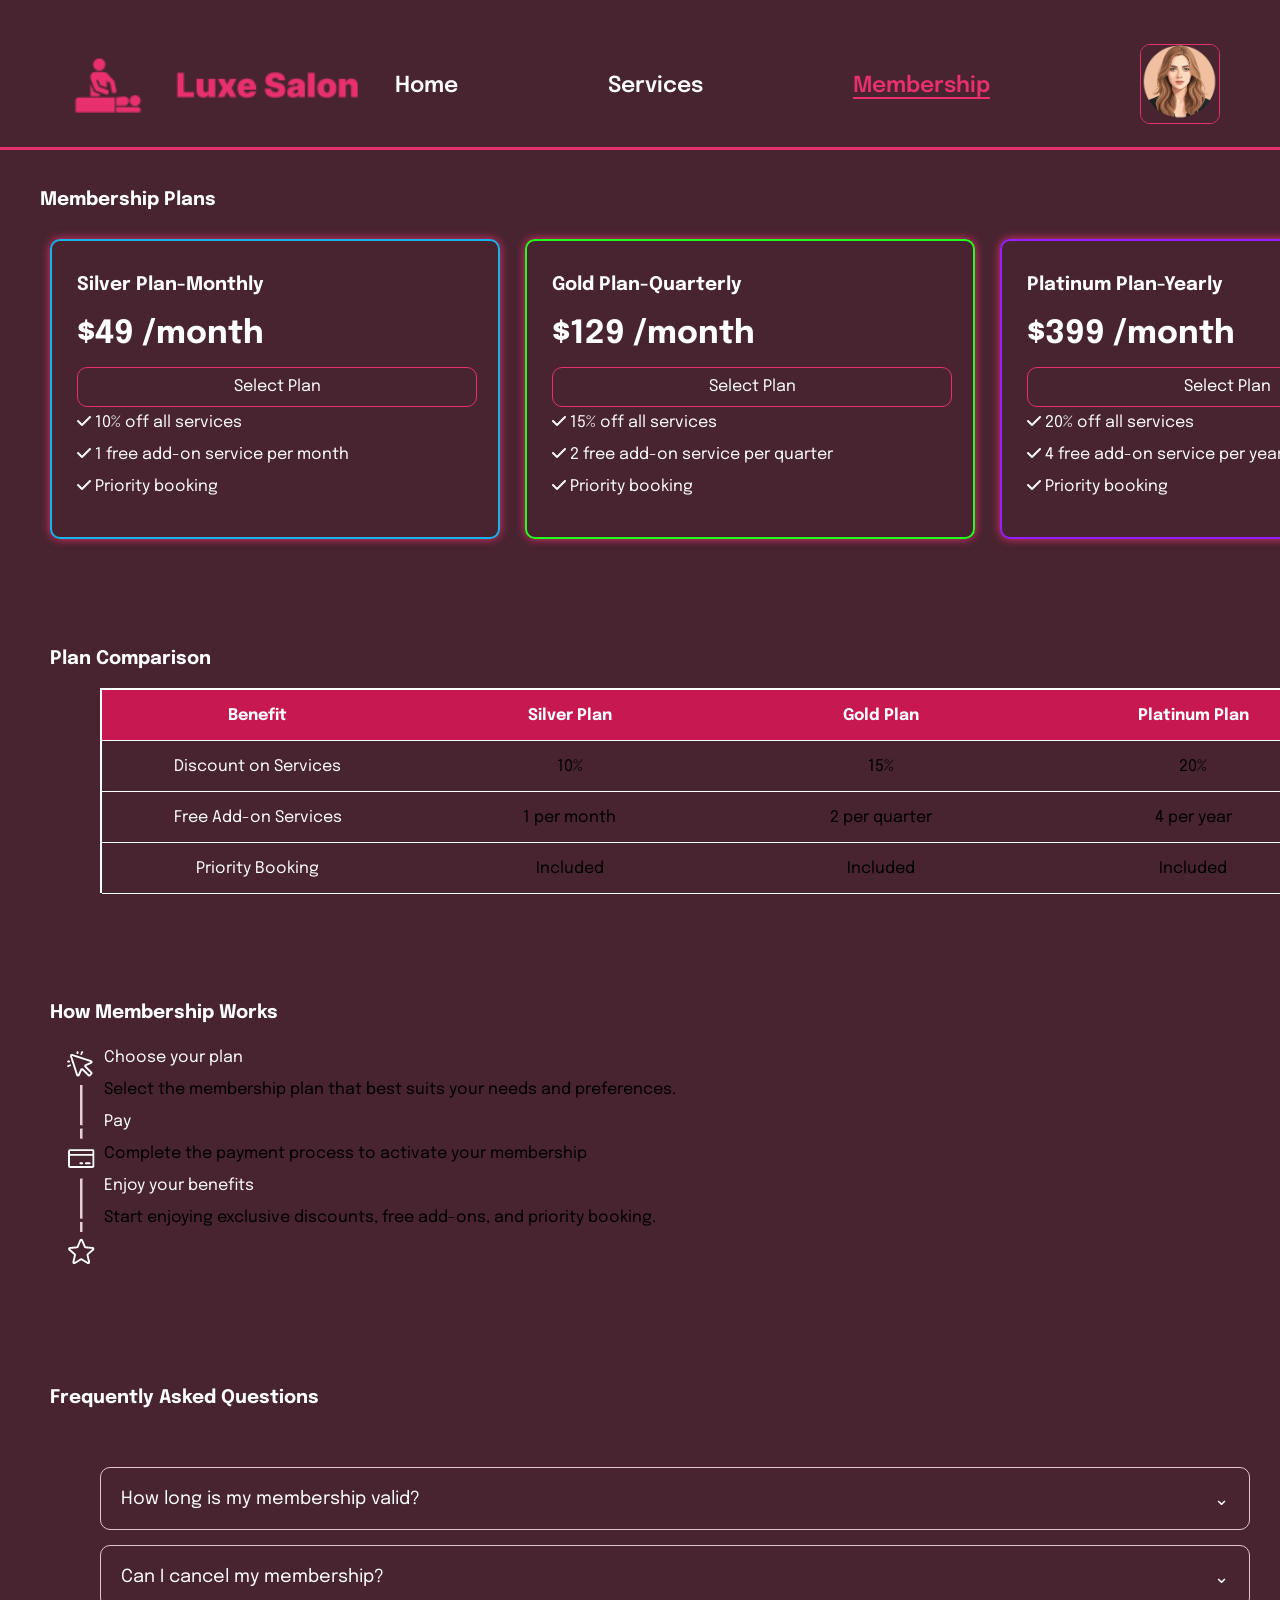
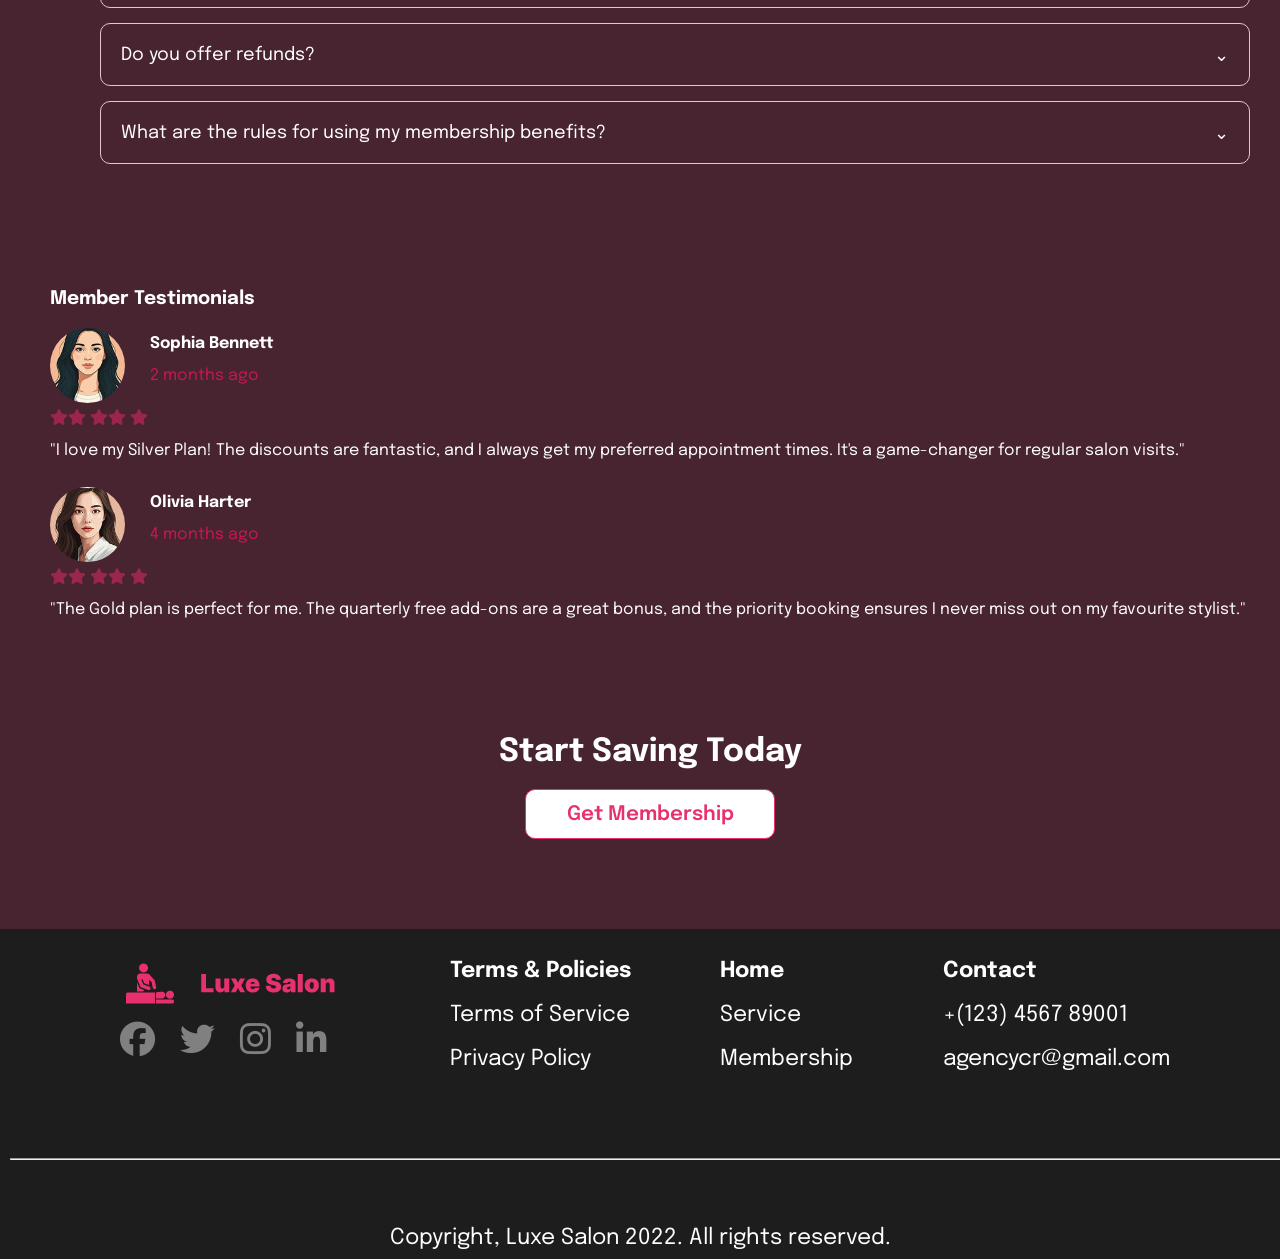
<file: membership.html>
<!DOCTYPE html>
<html>
<head>
    <title>Membership - Luxe Salon</title>
    <link rel="stylesheet" href="css/membership.css">
    <link rel="preconnect" href="https://fonts.googleapis.com">
    <link rel="preconnect" href="https://fonts.gstatic.com" crossorigin>
    <link href="https://fonts.googleapis.com/css2?family=Epilogue:ital,wght@0,100..900;1,100..900&display=swap" rel="stylesheet">
    <link rel="stylesheet" href="https://cdnjs.cloudflare.com/ajax/libs/font-awesome/6.5.1/css/all.min.css">
</head>
<body>
    <!-- HEADER -->
    <header>
        <a href="index.html"><img src="images/logo.png" class="logo" alt="Luxe Salon"></a>
        <div class="menu">
            <ul>
                <li><a href="home.html">Home</a></li>
                <li><a href="services.html">Services</a></li>
                <li class="active"><a href="membership.html">Membership</a></li>
  <li class="profile-menu">
                    <a href="profile.html"><img src="images/sophy.png" alt="profile-img" class="p-img"></a>
                </li>            </ul>
        </div>
    </header>

    <!-- MEMBERSHIP HERO SECTION -->
    <div class="section-1">
        <h1>Become a Salon Member & Save More</h1>
        <p>Unlock exclusive benefits, significant discounts on all services, and priority booking. Elevate your salon experience with our membership plans.</p>
        <div class="buttons">
            <div class="book"><a href="membership.html">Join Membership</a></div>
        </div>
    </div>

    <!-- MEMBERSHIP PLANS -->
    <div class="member-1">
        <h3>Membership Plans</h3>
        <div class="mems">
            <div class="mem m-1">
                <h3>Silver Plan-Monthly</h3>
                <h1>$49 <span class="mon">/month</span></h1>
                <div class="plan"><a href="select_plan.html">Select Plan</a></div>
                <ul>
                    <li><i class="fa-solid fa-check"></i> 10% off all services</li>
                    <li><i class="fa-solid fa-check"></i> 1 free add-on service per month</li>
                    <li><i class="fa-solid fa-check"></i> Priority booking</li>
                </ul>
            </div>
            <div class="mem m-2">
                <h3>Gold Plan-Quarterly</h3>
                <h1>$129 <span class="mon">/month</span></h1>
                <div class="plan"><a href="select_plan.html">Select Plan</a></div>
                <ul>
                    <li><i class="fa-solid fa-check"></i> 15% off all services</li>
                    <li><i class="fa-solid fa-check"></i> 2 free add-on service per quarter</li>
                    <li><i class="fa-solid fa-check"></i> Priority booking</li>
                </ul>
            </div>
            <div class="mem m-3">
                <h3>Platinum Plan-Yearly</h3>
                <h1>$399 <span class="mon">/month</span></h1>
                <div class="plan"><a href="select_plan.html">Select Plan</a></div>
                <ul>
                    <li><i class="fa-solid fa-check"></i> 20% off all services</li>
                    <li><i class="fa-solid fa-check"></i> 4 free add-on service per year</li>
                    <li><i class="fa-solid fa-check"></i> Priority booking</li>
                </ul>
            </div>
        </div>
    </div>

    <!-- PLAN COMPARISON -->
    <div class="comparison">
        <h3>Plan Comparison</h3>
        <div class="c">
            <div class="row r-1">
                <div class="cell header">Benefit</div>
                <div class="cell header">Silver Plan</div>
                <div class="cell header">Gold Plan</div>
                <div class="cell header">Platinum Plan</div>
            </div>
            <div class="row r-1">
                <div class="cell white">Discount on Services</div>
                <div class="cell pink">10%</div>
                <div class="cell pink">15%</div>
                <div class="cell pink">20%</div>
            </div>
            <div class="row r-1">
                <div class="cell white">Free Add-on Services</div>
                <div class="cell pink">1 per month</div>
                <div class="cell pink">2 per quarter</div>
                <div class="cell pink">4 per year</div>
            </div>
            <div class="row r-1">
                <div class="cell white">Priority Booking</div>
                <div class="cell pink">Included</div>
                <div class="cell pink">Included</div>
                <div class="cell pink">Included</div>
            </div>
        </div>
    </div>

    <!-- HOW MEMBERSHIP WORKS -->
    <div class="member-2">
        <h3>How Membership Works</h3>
        <div class="how">
            <img src="images/how.png" alt="how" class="travel-img">
            <div class="how-con">
                <p class="white">Choose your plan</p>
                <p class="pink">Select the membership plan that best suits your needs and preferences.</p>
                <p class="white">Pay</p>
                <p class="pink">Complete the payment process to activate your membership</p>
                <p class="white">Enjoy your benefits</p>
                <p class="pink">Start enjoying exclusive discounts, free add-ons, and priority booking.</p>
            </div>
        </div>
    </div>

    <!-- FAQ SECTION -->
    <div class="member-3">
        <h3>Frequently Asked Questions</h3>
        <div class="faq-container">
            <div class="faq-item">
                <button class="faq-question">How long is my membership valid? <span class="icon">⌄</span></button>
                <div class="faq-answer"><p class="pink">Your membership is valid for 12 months from the date of purchase.</p></div>
            </div>
            <div class="faq-item">
                <button class="faq-question">Can I cancel my membership? <span class="icon">⌄</span></button>
                <div class="faq-answer"><p class="pink">Yes, you can cancel anytime from your account settings.</p></div>
            </div>
            <div class="faq-item">
                <button class="faq-question">Do you offer refunds? <span class="icon">⌄</span></button>
                <div class="faq-answer"><p class="pink">Refunds are available within 7 days of purchase.</p></div>
            </div>
            <div class="faq-item">
                <button class="faq-question">What are the rules for using my membership benefits? <span class="icon">⌄</span></button>
                <div class="faq-answer"><p class="pink">Membership benefits are non-transferable and must be used by the registered user.</p></div>
            </div>
        </div>
    </div>

    <!-- MEMBER TESTIMONIALS -->
    <div class="member-4">
        <h3>Member Testimonials</h3>
        <div class="hair-reviews">
            <div class="hair-review">
                <div class="hair-profile">
                    <img src="images/c1.png" alt="profile" class="hair-rev">
                    <div class="hair-con">
                        <p><strong>Sophia Bennett</strong></p>
                        <p class="review-time1">2 months ago</p>
                    </div>
                </div>
                <div class="star1">
                    <i class="fa-solid fa-star"></i><i class="fa-solid fa-star"></i>
                    <i class="fa-solid fa-star"></i><i class="fa-solid fa-star"></i>
                    <i class="fa-solid fa-star"></i>
                </div>
                <p>"I love my Silver Plan! The discounts are fantastic, and I always get my preferred appointment times. It's a game-changer for regular salon visits."</p>
            </div>
            <div class="hair-review">
                <div class="hair-profile">
                    <img src="images/c2.png" alt="profile" class="hair-rev">
                    <div class="hair-con">
                        <p><strong>Olivia Harter</strong></p>
                        <p class="review-time1">4 months ago</p>
                    </div>
                </div>
                <div class="star1">
                    <i class="fa-solid fa-star"></i><i class="fa-solid fa-star"></i>
                    <i class="fa-solid fa-star"></i><i class="fa-solid fa-star"></i>
                    <i class="fa-solid fa-star"></i>
                </div>
                <p>"The Gold plan is perfect for me. The quarterly free add-ons are a great bonus, and the priority booking ensures I never miss out on my favourite stylist."</p>
            </div>
        </div>
    </div>

    <!-- CALL TO ACTION -->
    <div class="member-5">
        <h1>Start Saving Today</h1>
        <div class="get"><a href="membership.html">Get Membership</a></div>
    </div>
  <footer>
        <div class="footers">
            <div class="footer-1">
                <a href="index.html"><img src="images/footer-logo.png" class="footer-logo" alt="Luxe Salon"></a>
                <div class="icons">
                    <i class="fa-brands fa-facebook"></i>
                    <i class="fa-brands fa-twitter"></i>
                    <i class="fa-brands fa-instagram"></i>
                    <i class="fa-brands fa-linkedin-in"></i>
                </div>
            </div>
              <div class="footer-2">
                <p><strong>Terms & Policies</strong></p>
                <p>Terms of Service</p>
                <p>Privacy Policy</p>
            </div>
            <div class="footer-2">
                <p><strong>Home</strong></p>
                <p>Service</p>
                <p>Membership</p>
            </div>
            <div class="footer-2">
                <p><strong>Contact</strong></p>
                <p>+(123) 4567 89001</p>
                <p>agencycr@gmail.com</p>
            </div>
            </div>
        </div>
        <hr>
        <p id="center">Copyright, Luxe Salon 2022. All rights reserved.</p>
    </footer>

    <!-- FAQ SCRIPT -->
    <script>
        const questions = document.querySelectorAll(".faq-question");
        questions.forEach(question => {
            question.addEventListener("click", () => {
                const item = question.parentElement;
                document.querySelectorAll(".faq-item").forEach(faq => {
                    if (faq !== item) faq.classList.remove("active");
                });
                item.classList.toggle("active");
            });
        });
    </script>
</body>
</html>
</file>
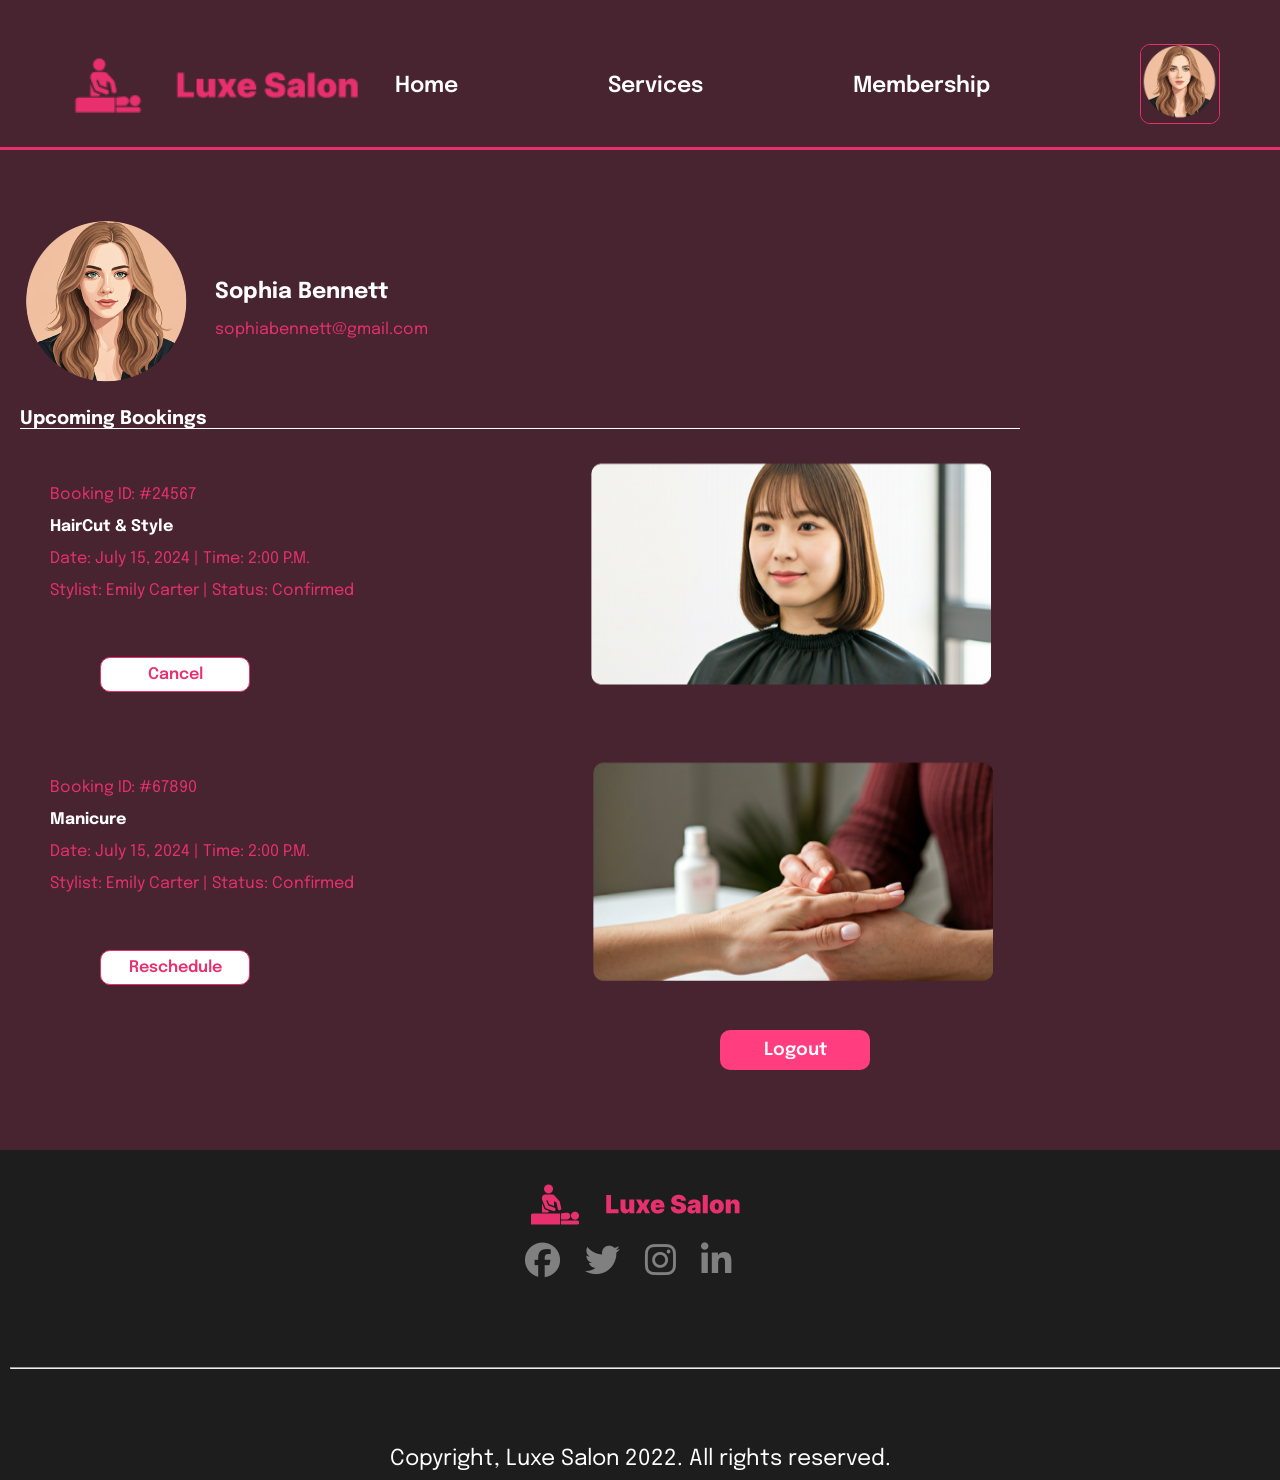
<file: profile.html>
<!DOCTYPE html>
<html>
<head>
    <title>Profile - Luxe Salon</title>
    <link rel="stylesheet" href="css/profile.css">
    <link rel="preconnect" href="https://fonts.googleapis.com">
    <link rel="preconnect" href="https://fonts.gstatic.com" crossorigin>
    <link href="https://fonts.googleapis.com/css2?family=Epilogue:ital,wght@0,100..900;1,100..900&display=swap" rel="stylesheet">
    <link rel="stylesheet" href="https://cdnjs.cloudflare.com/ajax/libs/font-awesome/6.5.1/css/all.min.css">
</head>
<body>

<!-- HEADER -->
<header>
    <a href="index.html"><img src="images/logo.png" class="logo" alt="Luxe Salon"></a>
    <div class="menu">
        <ul>
            <li><a href="home.html">Home</a></li>
            <li><a href="services.html">Services</a></li>
            <li><a href="membership.html">Membership</a></li>
  <li class="profile-menu">
                    <a href="profile.html"><img src="images/sophy.png" alt="profile-img" class="p-img"></a>
                </li>        </ul>
    </div>
</header>

<!-- PROFILE SECTION -->
<div class="profile-1">
    <div class="pro-1">
        <img src="images/sophy.png" alt="profile" class="pro-img">
        <div class="pro-con">
            <p class="white"><strong>Sophia Bennett</strong></p>
            <p class="pink">sophiabennett@gmail.com</p>
        </div>
    </div>

    <!-- UPCOMING BOOKINGS -->
    <div class="bookings-con">
        <h3>Upcoming Bookings</h3>

        <div class="bookings-con-1">
            <div class="books-1">
                <p class="pink">Booking ID: #24567</p>
                <p class="white"><strong>HairCut & Style</strong></p>
                <p class="pink">
                    Date: July 15, 2024 | Time: 2:00 P.M.<br>
                    Stylist: Emily Carter | Status: Confirmed
                </p>
                <div class="cancel">Cancel</div>
            </div>
            <img src="images/pr1.png" alt="">
        </div>

        <div class="bookings-con-2">
            <div class="books-1">
                <p class="pink">Booking ID: #67890</p>
                <p class="white"><strong>Manicure</strong></p>
                <p class="pink">
                    Date: July 15, 2024 | Time: 2:00 P.M.<br>
                    Stylist: Emily Carter | Status: Confirmed
                </p>
                <div class="cancel">Reschedule</div>
            </div>
            <img src="images/pr2.png" alt="">
        </div>
    </div>

    <!-- LOGOUT BUTTON -->
  
        <button id="btn" type="submit">Logout</button>
     
</div>


  <footer>
        <div class="footers">
            <div class="footer-1">
                <a href="index.html">
                    <img src="images/footer-logo.png" class="footer-logo" alt="Luxe Salon">
                </a>
                <div class="icons">
                    <i class="fa-brands fa-facebook"></i>
                    <i class="fa-brands fa-twitter"></i>
                    <i class="fa-brands fa-instagram"></i>
                    <i class="fa-brands fa-linkedin-in"></i>
                </div>
            </div>
        </div>
        <hr>
        <p id="center">Copyright, Luxe Salon 2022. All rights reserved.</p>
    </footer>
</body>
<script>
const button=document.getElementById('btn');
 button.addEventListener("click",()=>{
    window.location.href="index.html";
 })

</script>
</html>
</file>
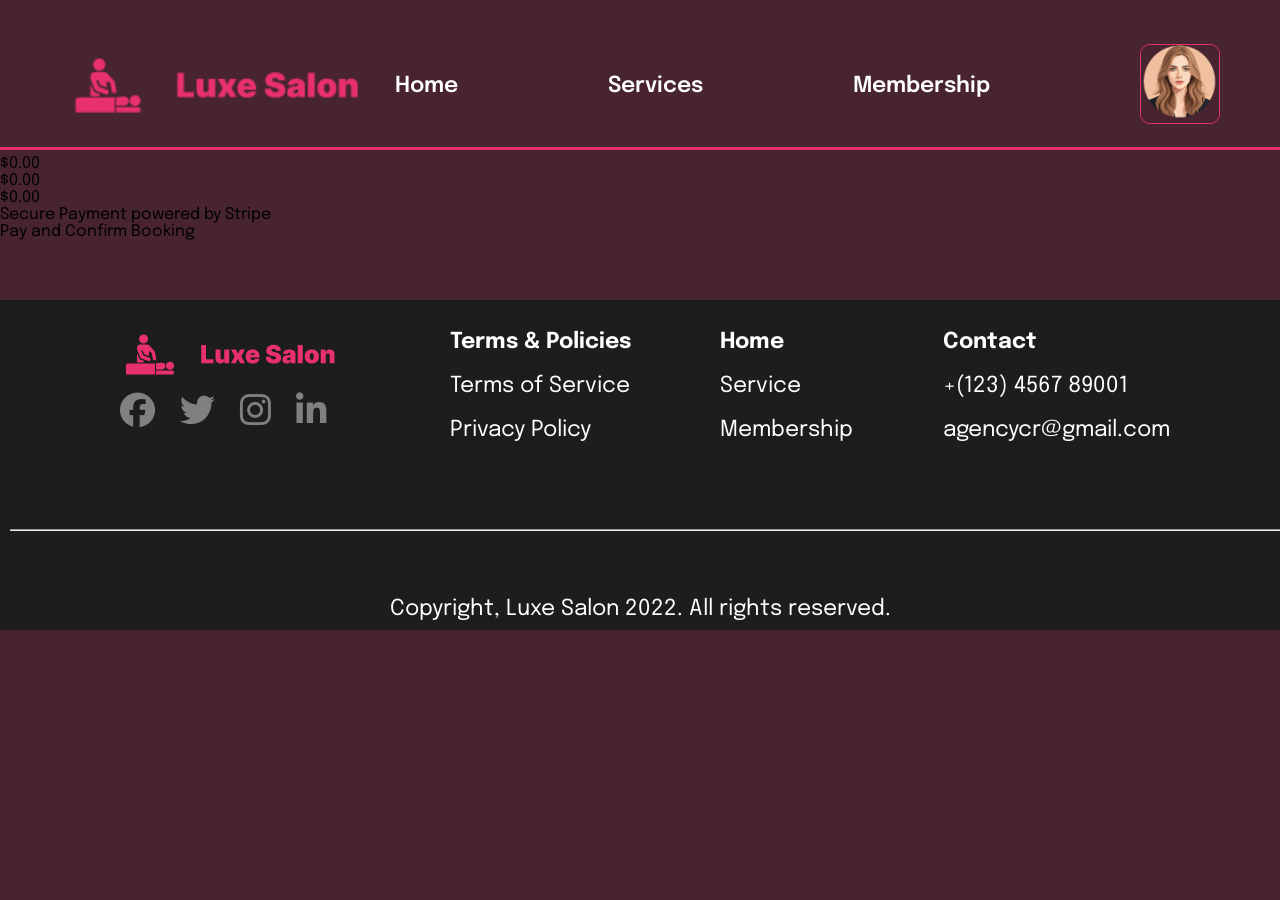
<file: secure_payment.html>
<!DOCTYPE html>
<html>
<head>
    <title>Securepay - Luxe Salon</title>
    <link rel="stylesheet" href="css/index.css">
    <link rel="preconnect" href="https://fonts.googleapis.com">
    <link rel="preconnect" href="https://fonts.gstatic.com" crossorigin>
    <link href="https://fonts.googleapis.com/css2?family=Epilogue:ital,wght@0,100..900;1,100..900&display=swap" rel="stylesheet">
    <link rel="stylesheet" href="https://cdnjs.cloudflare.com/ajax/libs/font-awesome/6.5.1/css/all.min.css">
</head>
<body>

<!-- HEADER -->
<header>
    <a href="index.html"><img src="images/logo.png" class="logo" alt="Luxe Salon"></a>
    <div class="menu">
        <ul>
            <li><a href="home.html">Home</a></li>
            <li><a href="services.html">Services</a></li>
            <li><a href="membership.html">Membership</a></li>
  <li class="profile-menu">
                    <a href="profile.html"><img src="images/sophy.png" alt="profile-img" class="p-img"></a>
                </li>        </ul>
    </div>
</header>

<!-- SECURE PAYMENT SECTION -->
<div class="secure-1">
    <h1>Secure Payment</h1>
    <h3>Payment Method</h3>
    <input type="text" placeholder="Credit / Debit Card">
    <input type="text" placeholder="UPI Payment">

    <div class="summary">
        <div class="s-1">
            <p id="white"><strong>Amount Summary</strong></p>
            <p>Subtotal</p>
            <p>Taxes</p>
            <p>Total</p>
        </div>
        <div class="s-2">
            <br>
            <p><span id="booking-amount">$0</span></p>
            <p><span id="tax-amount">$0</span></p>
            <p><span id="total-amount">$0</span></p>
        </div>
    </div>

    <p class="pink">Secure Payment powered by Stripe</p>

    <div class="confirm" id="pay-confirm">
        Pay and Confirm Booking
    </div>
</div>
   <footer>
        <div class="footers">
            <div class="footer-1">
                <a href="index.html">
                    <img src="images/footer-logo.png" class="footer-logo" alt="Luxe Salon">
                </a>
                <div class="icons">
                    <i class="fa-brands fa-facebook"></i>
                    <i class="fa-brands fa-twitter"></i>
                    <i class="fa-brands fa-instagram"></i>
                    <i class="fa-brands fa-linkedin-in"></i>
                </div>
            </div>
            <div class="footer-2">
                <p><strong>Terms & Policies</strong></p>
                <p>Terms of Service</p>
                <p>Privacy Policy</p>
            </div>
            <div class="footer-2">
                <p><strong>Home</strong></p>
                <p>Service</p>
                <p>Membership</p>
            </div>
            <div class="footer-2">
                <p><strong>Contact</strong></p>
                <p>+(123) 4567 89001</p>
                <p>agencycr@gmail.com</p>
            </div>
        </div>
        <hr>
        <p id="center">Copyright, Luxe Salon 2022. All rights reserved.</p>
    </footer>

<script>
window.addEventListener('DOMContentLoaded', () => {
    // Get price from URL parameter
    const params = new URLSearchParams(window.location.search);
    let price = parseFloat(params.get('price')) || 0;

    // Display booking amount
    document.getElementById('booking-amount').innerText = `$${price.toFixed(2)}`;

    // Calculate tax (example 10%)
    const tax = price * 0.10;
    document.getElementById('tax-amount').innerText = `$${tax.toFixed(2)}`;

    // Total amount
    const total = price + tax;
    document.getElementById('total-amount').innerText = `$${total.toFixed(2)}`;
});

document.getElementById('pay-confirm').addEventListener('click', () => {
    const cardInput = document.querySelector('input[placeholder="Credit / Debit Card"]').value.trim();
    const upiInput = document.querySelector('input[placeholder="UPI Payment"]').value.trim();

    if(cardInput === "" && upiInput === ""){
        alert("Please enter payment details!");
        return;
    }

    // Get all booking details from URL
    const params = new URLSearchParams(window.location.search);
    const service = params.get('service');
    const stylist = params.get('stylist');
    const date = params.get('date');
    const time = params.get('time');
    const price = params.get('price');

    // Pass them to success page
    const successParams = new URLSearchParams();
    successParams.set('service', service);
    successParams.set('stylist', stylist);
    successParams.set('datetime', date + ', ' + time);
    successParams.set('price', price);

    // Redirect to success page (replace with actual HTML page if needed)
    window.location.href = "success_page.html?" + successParams.toString();
});
</script>

</body>
</html>
</file>
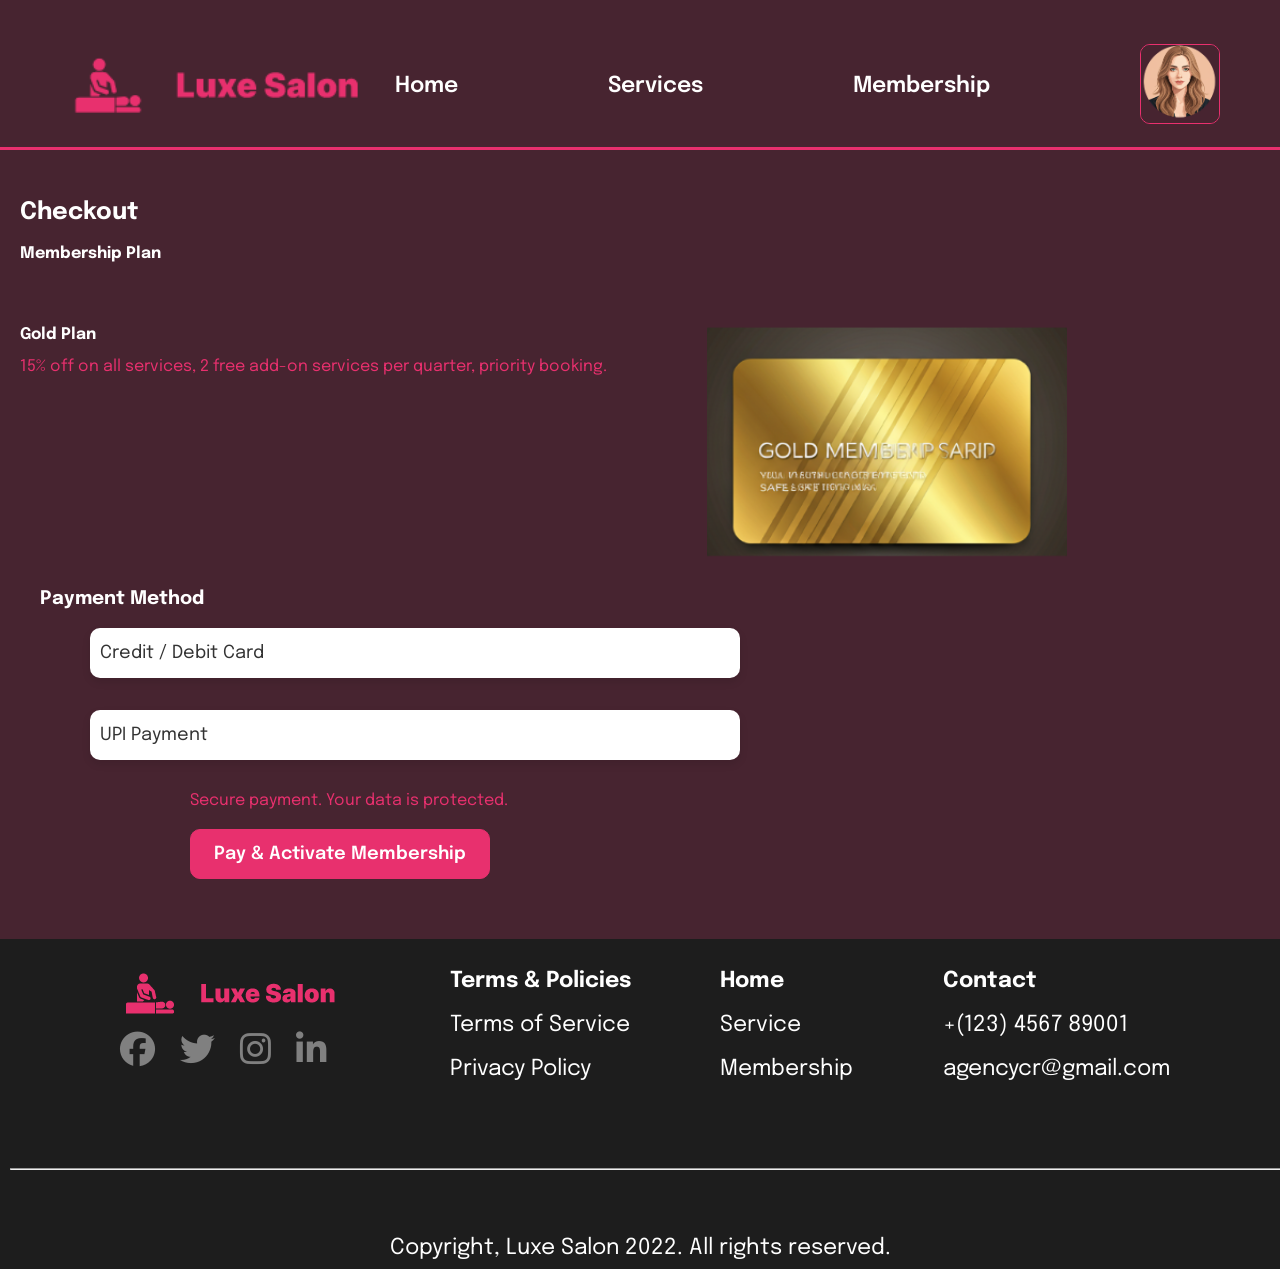
<file: select_plan.html>
<!DOCTYPE html>
<html lang="en">
<head>
    <meta charset="UTF-8">
    <title>Checkout - Luxe Salon</title>
    <link rel="stylesheet" href="css/select.css">
    <link rel="preconnect" href="https://fonts.googleapis.com">
    <link rel="preconnect" href="https://fonts.gstatic.com" crossorigin>
    <link href="https://fonts.googleapis.com/css2?family=Epilogue:ital,wght@0,100..900;1,100..900&display=swap" rel="stylesheet">
    <link rel="stylesheet" href="https://cdnjs.cloudflare.com/ajax/libs/font-awesome/6.5.1/css/all.min.css">
</head>
<body>
     <header>
        <a href="index.html"><img src="images/logo.png" class="logo" alt="Luxe Salon"></a>
        <div class="menu">
            <ul>
                <li><a href="home.html">Home</a></li>
                <li><a href="services.html">Services</a></li>
                <li><a href="membership.html">Membership</a></li>
  <li class="profile-menu">
                    <a href="profile.html"><img src="images/sophy.png" alt="profile-img" class="p-img"></a>
                </li>            </ul>
        </div>
    </header>


<!-- SUCCESS OVERLAY -->
<div class="success-overlay" id="successOverlay" >
    <div class="success-box" >
        <h2>Membership Activated</h2>
        <p>Your membership is now active and ready to use. Enjoy the benefits!</p>

        <div class="divider" ></div>

        <div class="success-details">
            <div>
                <span class="label">Membership ID</span>
                <p>#1234567890</p>
            </div>
            <div>
                <span class="label">Valid Until</span>
                <p>December 31, 2024</p>
            </div>

            <a href="index.html" class="go-home" >Go to Home</a>
        </div>
    </div>
</div>

<!-- CHECKOUT SECTION -->
<div class="plan-1" >
    <h2>Checkout</h2>
    <h4>Membership Plan</h4>
    <br>

    <div class="p-1" >
        <div class="p">
            <h4>Gold Plan</h4>
            <p class="pink">15% off on all services, 2 free add-on services per quarter, priority booking.</p>
        </div>
        <img src="images/card.png" alt="card" class="card-img" >
    </div>

    <div class="method-1" >
        <h3>Payment Method</h3>

        <!-- CLICK OPTIONS -->
        <input type="text" class="pay-option" id="cardOption" placeholder="Credit / Debit Card" >
        <input type="text" class="pay-option" id="upiOption" placeholder="UPI Payment" >

        <!-- CARD FORM (HIDDEN INITIALLY) -->
        <div class="card-form" id="cardForm">
            <div class="card-header">
                <i class="fa-solid fa-credit-card"></i> Credit / Debit Card
            </div>

            <input type="text" placeholder="Card Number" >
            <input type="text" placeholder="Cardholder Name" >

            <div class="row" style="display:flex; gap:10px;">
                <input type="text" placeholder="Expiry Date" >
                <input type="text" placeholder="CVV" >
            </div>
        </div>

        <p class="pink" >Secure payment. Your data is protected.</p>

        <div class="activate" >
            Pay & Activate Membership
        </div>
    </div>
</div>


   <footer>
        <div class="footers">
            <div class="footer-1">
                <a href="index.html">
                    <img src="images/footer-logo.png" class="footer-logo" alt="Luxe Salon">
                </a>
                <div class="icons">
                    <i class="fa-brands fa-facebook"></i>
                    <i class="fa-brands fa-twitter"></i>
                    <i class="fa-brands fa-instagram"></i>
                    <i class="fa-brands fa-linkedin-in"></i>
                </div>
            </div>
            <div class="footer-2">
                <p><strong>Terms & Policies</strong></p>
                <p>Terms of Service</p>
                <p>Privacy Policy</p>
            </div>
            <div class="footer-2">
                <p><strong>Home</strong></p>
                <p>Service</p>
                <p>Membership</p>
            </div>
            <div class="footer-2">
                <p><strong>Contact</strong></p>
                <p>+(123) 4567 89001</p>
                <p>agencycr@gmail.com</p>
            </div>
        </div>
        <hr>
        <p id="center">Copyright, Luxe Salon 2022. All rights reserved.</p>
    </footer>

<script>
document.addEventListener("DOMContentLoaded", function () {
    const cardOption = document.getElementById("cardOption");
    const upiOption = document.getElementById("upiOption");
    const cardForm = document.getElementById("cardForm");
    const activateBtn = document.querySelector(".activate");
    const successOverlay = document.getElementById("successOverlay");

    if (cardOption) {
        cardOption.addEventListener("click", function () {
            cardForm.style.display = "block";
        });
    }

    if (upiOption) {
        upiOption.addEventListener("click", function () {
            cardForm.style.display = "none";
        });
    }

    if (activateBtn) {
        activateBtn.addEventListener("click", function () {
            // Validate card form if visible
            if(cardForm.style.display === "block"){
                const inputs = cardForm.querySelectorAll("input");
                let filled = true;
                inputs.forEach(input => {
                    if(input.value.trim() === ""){
                        filled = false;
                    }
                });
                if(!filled){
                    alert("Please fill all card details");
                    return;
                }
            }
            successOverlay.style.display = "flex";
        });
    }
});
</script>

</body>
</html>
</file>
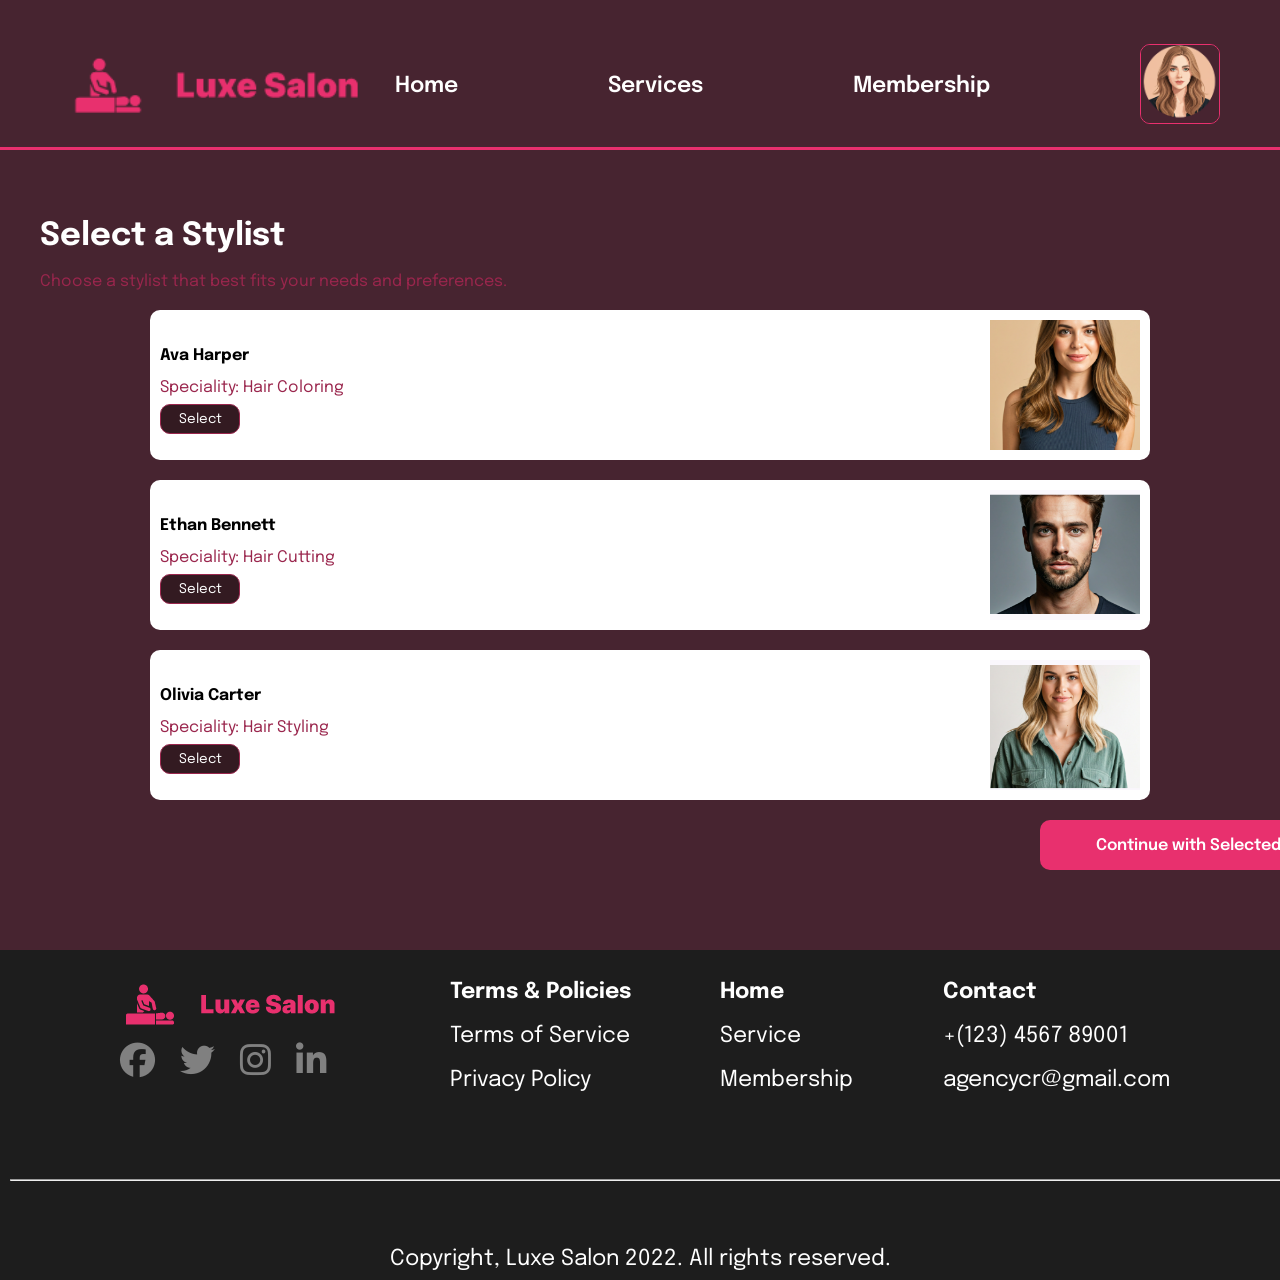
<file: select_stylist.html>
<!DOCTYPE html>
<html lang="en">
<head>
    <meta charset="UTF-8">
    <title>Select Stylist - Luxe Salon</title>
    <link rel="stylesheet" href="css/stylist.css">
    <link rel="preconnect" href="https://fonts.googleapis.com">
    <link rel="preconnect" href="https://fonts.gstatic.com" crossorigin>
    <link href="https://fonts.googleapis.com/css2?family=Epilogue:ital,wght@0,100..900;1,100..900&display=swap" rel="stylesheet">
    <link rel="stylesheet" href="https://cdnjs.cloudflare.com/ajax/libs/font-awesome/6.5.1/css/all.min.css">
  
</head>
<body>
     <header>
        <a href="index.html"><img src="images/logo.png" class="logo" alt="Luxe Salon"></a>
        <div class="menu">
            <ul>
                <li><a href="home.html">Home</a></li>
                <li><a href="services.html">Services</a></li>
                <li><a href="membership.html">Membership</a></li>
  <li class="profile-menu">
                    <a href="profile.html"><img src="images/sophy.png" alt="profile-img" class="p-img"></a>
                </li>            </ul>
        </div>
    </header>

<div class="stylist-1">
    <h1>Select a Stylist</h1>
    <p class="light">Choose a stylist that best fits your needs and preferences.</p>

    <!-- Stylist options -->
    <div class="white-box" data-name="Ava Harper">
        <div class="white-con">
            <p><strong>Ava Harper</strong></p>
            <p class="pink">Speciality: Hair Coloring</p>
            <button class="select-btn">Select</button>
        </div>
        <img src="images/style2.png" alt="style-img" class="style-img">
    </div>

    <div class="white-box" data-name="Ethan Bennett">
        <div class="white-con">
            <p><strong>Ethan Bennett</strong></p>
            <p class="pink">Speciality: Hair Cutting</p>
            <button class="select-btn">Select</button>
        </div>
        <img src="images/style3.png" alt="style-img" class="style-img">
    </div>

    <div class="white-box" data-name="Olivia Carter">
        <div class="white-con">
            <p><strong>Olivia Carter</strong></p>
            <p class="pink">Speciality: Hair Styling</p>
            <button class="select-btn">Select</button>
        </div>
        <img src="images/style1.png" alt="style-img" class="style-img">
    </div>

    <!-- Continue button -->
    <div class="stylist-btn" id="continue-btn">
        Continue with Selected Stylist
    </div>
</div>
   <footer>
        <div class="footers">
            <div class="footer-1">
                <a href="index.html">
                    <img src="images/footer-logo.png" class="footer-logo" alt="Luxe Salon">
                </a>
                <div class="icons">
                    <i class="fa-brands fa-facebook"></i>
                    <i class="fa-brands fa-twitter"></i>
                    <i class="fa-brands fa-instagram"></i>
                    <i class="fa-brands fa-linkedin-in"></i>
                </div>
            </div>
            <div class="footer-2">
                <p><strong>Terms & Policies</strong></p>
                <p>Terms of Service</p>
                <p>Privacy Policy</p>
            </div>
            <div class="footer-2">
                <p><strong>Home</strong></p>
                <p>Service</p>
                <p>Membership</p>
            </div>
            <div class="footer-2">
                <p><strong>Contact</strong></p>
                <p>+(123) 4567 89001</p>
                <p>agencycr@gmail.com</p>
            </div>
        </div>
        <hr>
        <p id="center">Copyright, Luxe Salon 2022. All rights reserved.</p>
    </footer>

<script>
let selectedStylist = null;

// Click the Select button inside box
document.querySelectorAll('.select-btn').forEach(btn => {
    btn.addEventListener('click', (e) => {
        e.stopPropagation(); // prevent parent click

        // Remove highlight from all boxes
        document.querySelectorAll('.white-box').forEach(b => b.classList.remove('selected-stylist'));

        const box = btn.closest('.white-box'); // get parent box
        box.classList.add('selected-stylist');

        selectedStylist = box.dataset.name;
    });
});

// Continue button click
document.getElementById('continue-btn').addEventListener('click', () => {
    if(!selectedStylist){
        alert('Please select a stylist before continuing.');
        return;
    }
    // Navigate to booking page with stylist as GET parameter
    window.location.href = "booking_page.html?stylist=" + encodeURIComponent(selectedStylist);
});
</script>

</body>
</html>
</file>
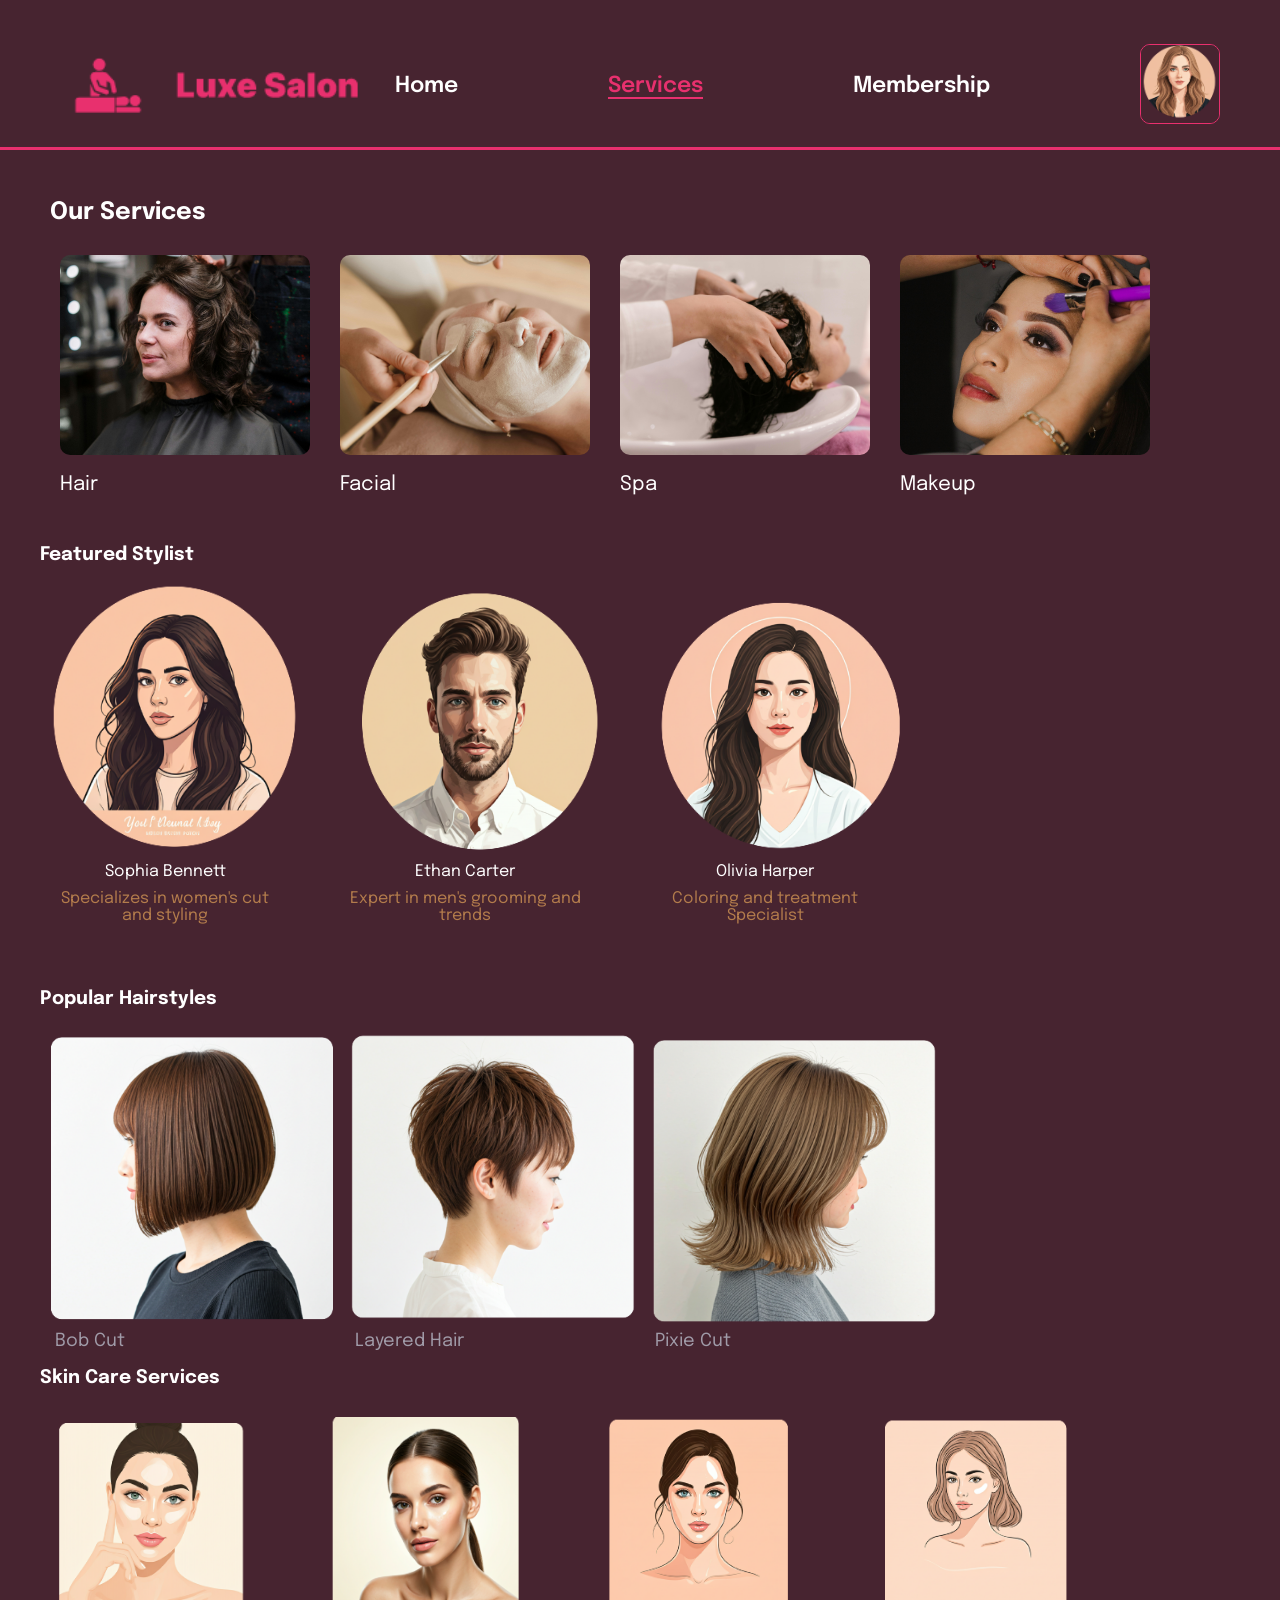
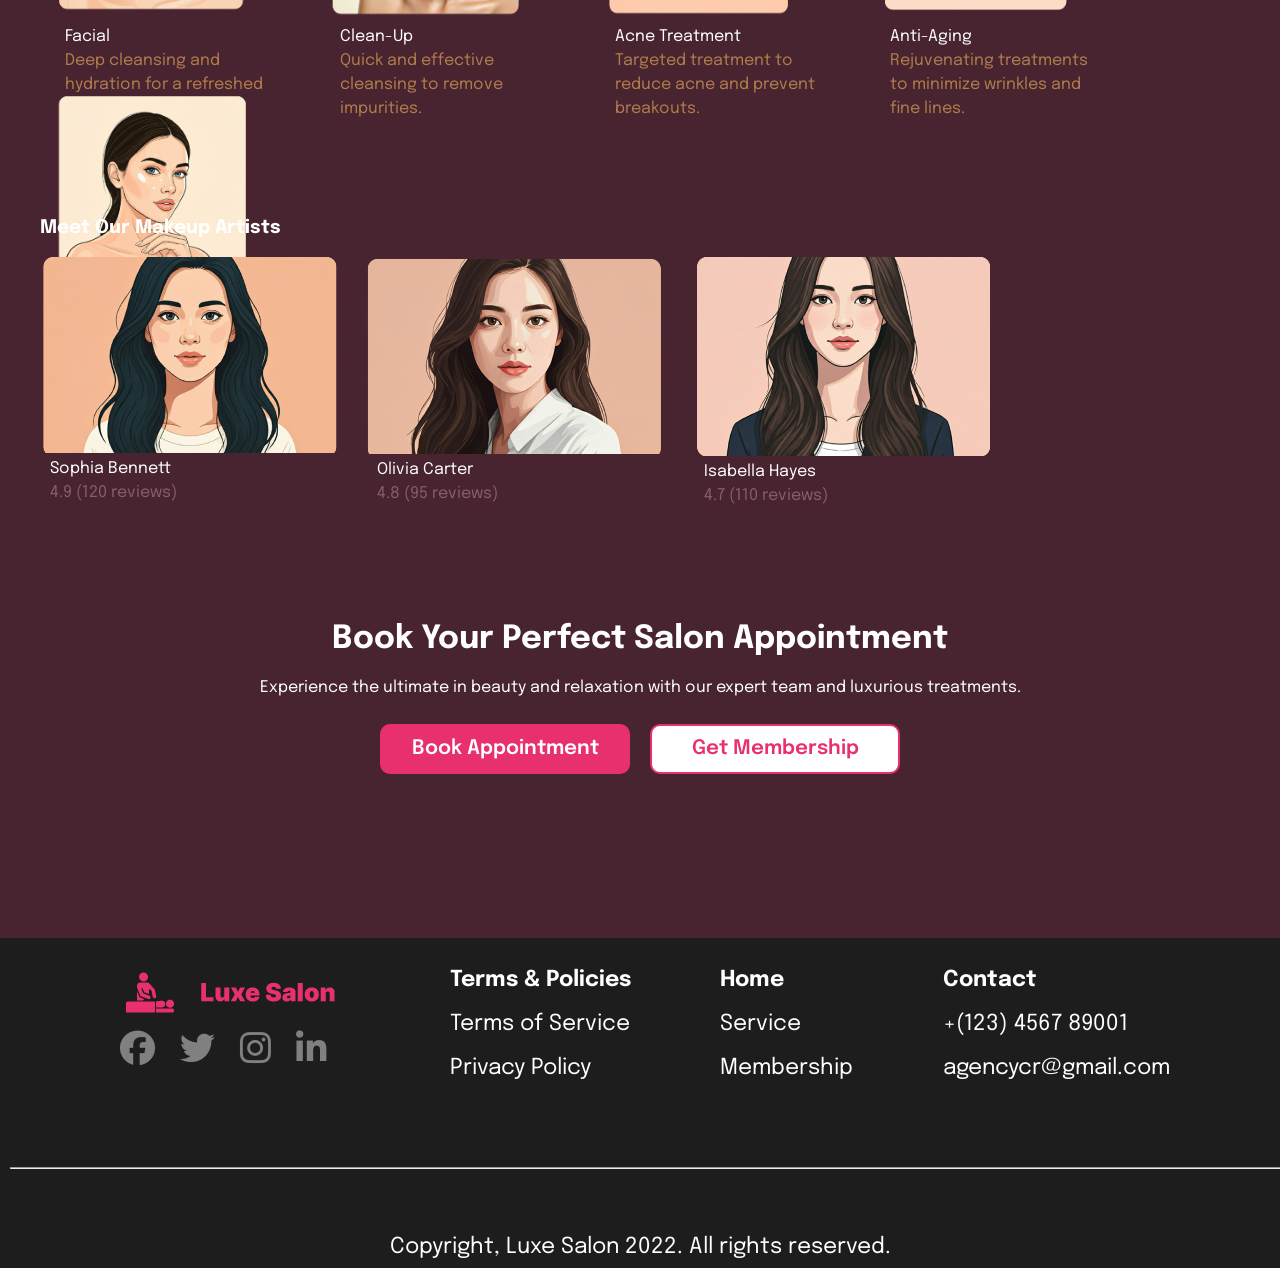
<file: services.html>
<!DOCTYPE html>
<html lang="en">
<head>
    <meta charset="UTF-8">
    <title>Services - Luxe Salon</title>
    <link rel="stylesheet" href="css/services.css">
    <link rel="preconnect" href="https://fonts.googleapis.com">
    <link rel="preconnect" href="https://fonts.gstatic.com" crossorigin>
    <link href="https://fonts.googleapis.com/css2?family=Epilogue:ital,wght@0,100..900;1,100..900&display=swap" rel="stylesheet">
    <link rel="stylesheet" href="https://cdnjs.cloudflare.com/ajax/libs/font-awesome/6.5.1/css/all.min.css">
</head>
<body>
<header>
        <a href="index.html">
            <img src="images/logo.png" class="logo" alt="Luxe Salon">
        </a>
        <div class="menu">
            <ul>
                <li><a href="home.html">Home</a></li>
                <li class="active"><a href="services.html">Services</a></li>
                <li><a href="membership.html">Membership</a></li>
  <li class="profile-menu">
                    <a href="profile.html"><img src="images/sophy.png" alt="profile-img" class="p-img"></a>
                </li>            </ul>
        </div>
    </header>

<!-- Services Section -->
<div class="service-1 section-2" >
    <h2>Our Services</h2>
    <div class="services">

        <a href="hair.html" class="service">
            <img src="images/hair.jpg" class="service-img">
            <p>Hair</p>
        </a>

        <a href="facial.html" class="service">
            <img src="images/facial.jpg" class="service-img">
            <p>Facial</p>
        </a>

        <a href="spa.html" class="service">
            <img src="images/spa.jpg" class="service-img">
            <p>Spa</p>
        </a>

        <a href="makeup.html" class="service">
            <img src="images/makeup.jpg" class="service-img">
            <p>Makeup</p>
        </a>

    </div>
</div>

<!-- Featured Stylist -->
<div class="hair-4">
    <h3>Featured Stylist</h3>
    <div class="h-styles">
        <div class="h-style">
            <img src="images/st1.png" class="hair-rou">
            <p class="white">Sophia Bennett</p>
            <p class="gold">Specializes in women's cut and styling</p>
        </div>
        <div class="h-style">
            <img src="images/st2.png" class="hair-rou">
            <p class="white">Ethan Carter</p>
            <p class="gold">Expert in men's grooming and trends</p>
        </div>
        <div class="h-style">
            <img src="images/st3.png" class="hair-rou">
            <p class="white">Olivia Harper</p>
            <p class="gold">Coloring and treatment Specialist</p>
        </div>
    </div>
</div>

<!-- Popular Hairstyles -->
<div class="hair-5">
    <h3>Popular Hairstyles</h3>
    <div class="h-hairs" >
        <div class="h-hair">
            <img src="images/t1.png" class="hair-hair">
            <p class="purple">Bob Cut</p>
        </div>
        <div class="h-hair">
            <img src="images/t2.png" class="hair-hair">
            <p class="purple">Layered Hair</p>
        </div>
        <div class="h-hair">
            <img src="images/t3.png" class="hair-hair">
            <p class="purple">Pixie Cut</p>
        </div>
    </div>
</div>

<!-- Facial Services -->
<div class="facial-2">
    <h3>Skin Care Services</h3>
    <div class="facial-services" >
        <div class="facial-service">
            <img src="images/f1.png" class="facial-img">
            <p class="white">Facial</p>
            <p class="gold">Deep cleansing and hydration for a refreshed complexion.</p>
        </div>
        <div class="facial-service">
            <img src="images/f2.png" class="facial-img">
            <p class="white">Clean-Up</p>
            <p class="gold">Quick and effective cleansing to remove impurities.</p>
        </div>
        <div class="facial-service">
            <img src="images/f3.png" class="facial-img">
            <p class="white">Acne Treatment</p>
            <p class="gold">Targeted treatment to reduce acne and prevent breakouts.</p>
        </div>
        <div class="facial-service">
            <img src="images/f4.png" class="facial-img">
            <p class="white">Anti-Aging</p>
            <p class="gold">Rejuvenating treatments to minimize wrinkles and fine lines.</p>
        </div>
        <div class="facial-service">
            <img src="images/f5.png" class="facial-img">
            <p class="white">Skin Brightening</p>
            <p class="gold">Enhance your skin's natural radiance and even out skin tone.</p>
        </div>
    </div>
</div>

<!-- Makeup Artists -->
<div class="mk-3">
    <h3>Meet Our Makeup Artists</h3>
    <div class="artists" >
        <div class="artist">
            <img src="images/mk5.png" alt="profile" class="artist-img">
            <p class="white">Sophia Bennett</p>
            <p class="mag">4.9 (120 reviews)</p>
        </div>
        <div class="artist">
            <img src="images/mk6.png" alt="profile" class="artist-img">
            <p class="white">Olivia Carter</p>
            <p class="mag">4.8 (95 reviews)</p>
        </div>
        <div class="artist">
            <img src="images/mk7.png" alt="profile" class="artist-img">
            <p class="white">Isabella Hayes</p>
            <p class="mag">4.7 (110 reviews)</p>
        </div>
    </div>
</div>

<!-- Book Appointment / Membership -->
<div class="section-6" >
    <h1>Book Your Perfect Salon Appointment</h1>
    <p>Experience the ultimate in beauty and relaxation with our expert team and luxurious treatments.</p>
    <div class="buttons" style="display:flex; gap:20px; justify-content:center; margin-top:20px;">
        <div class="book"><a href="booking.html">Book Appointment</a></div>
        <div class="member"><a href="membership.html">Get Membership</a></div>
    </div>
</div>
  <footer>
        <div class="footers">
            <div class="footer-1">
                <a href="index.html">
                    <img src="images/footer-logo.png" class="footer-logo" alt="Luxe Salon">
                </a>
                <div class="icons">
                    <i class="fa-brands fa-facebook"></i>
                    <i class="fa-brands fa-twitter"></i>
                    <i class="fa-brands fa-instagram"></i>
                    <i class="fa-brands fa-linkedin-in"></i>
                </div>
            </div>
              <div class="footer-2">
                <p><strong>Terms & Policies</strong></p>
                <p>Terms of Service</p>
                <p>Privacy Policy</p>
            </div>
            <div class="footer-2">
                <p><strong>Home</strong></p>
                <p>Service</p>
                <p>Membership</p>
            </div>
            <div class="footer-2">
                <p><strong>Contact</strong></p>
                <p>+(123) 4567 89001</p>
                <p>agencycr@gmail.com</p>
            </div>
            </div>
        </div>
        <hr>
        <p id="center">Copyright, Luxe Salon 2022. All rights reserved.</p>
    </footer>
</body>
</html>
</file>
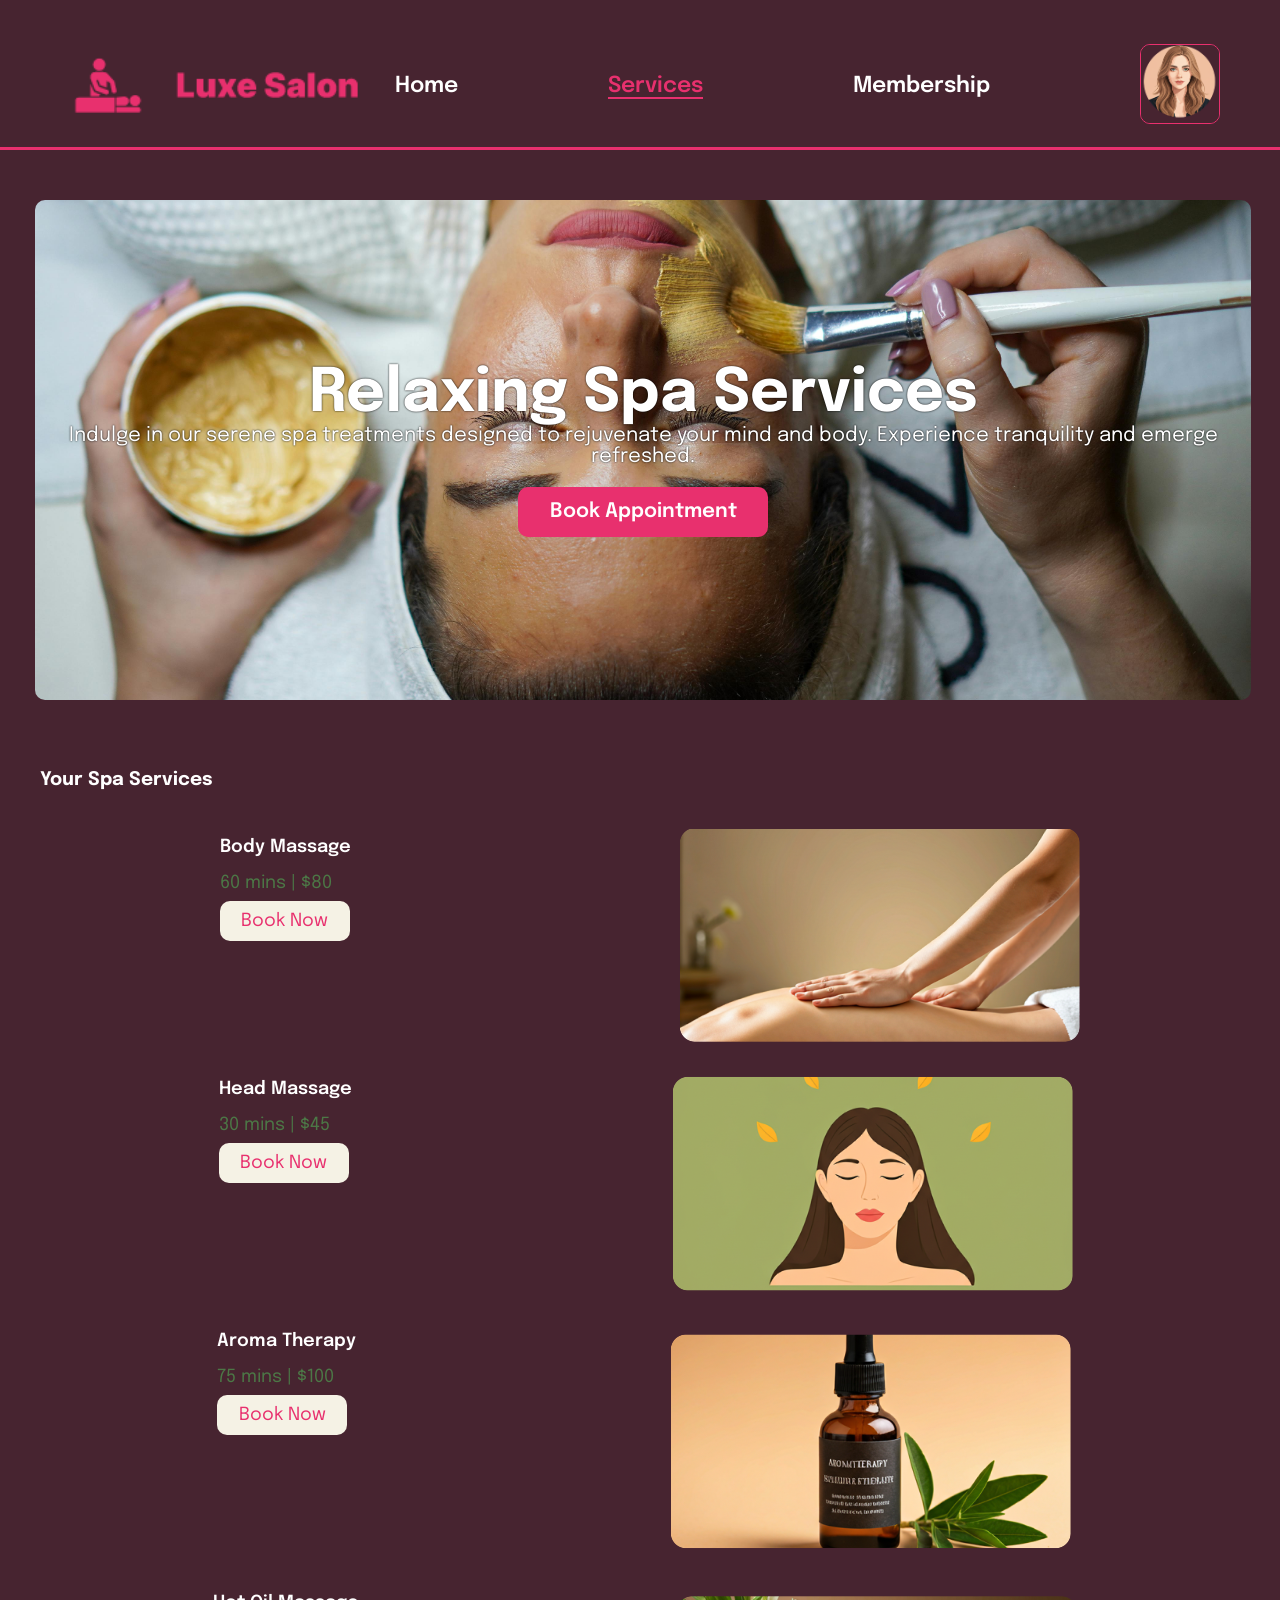
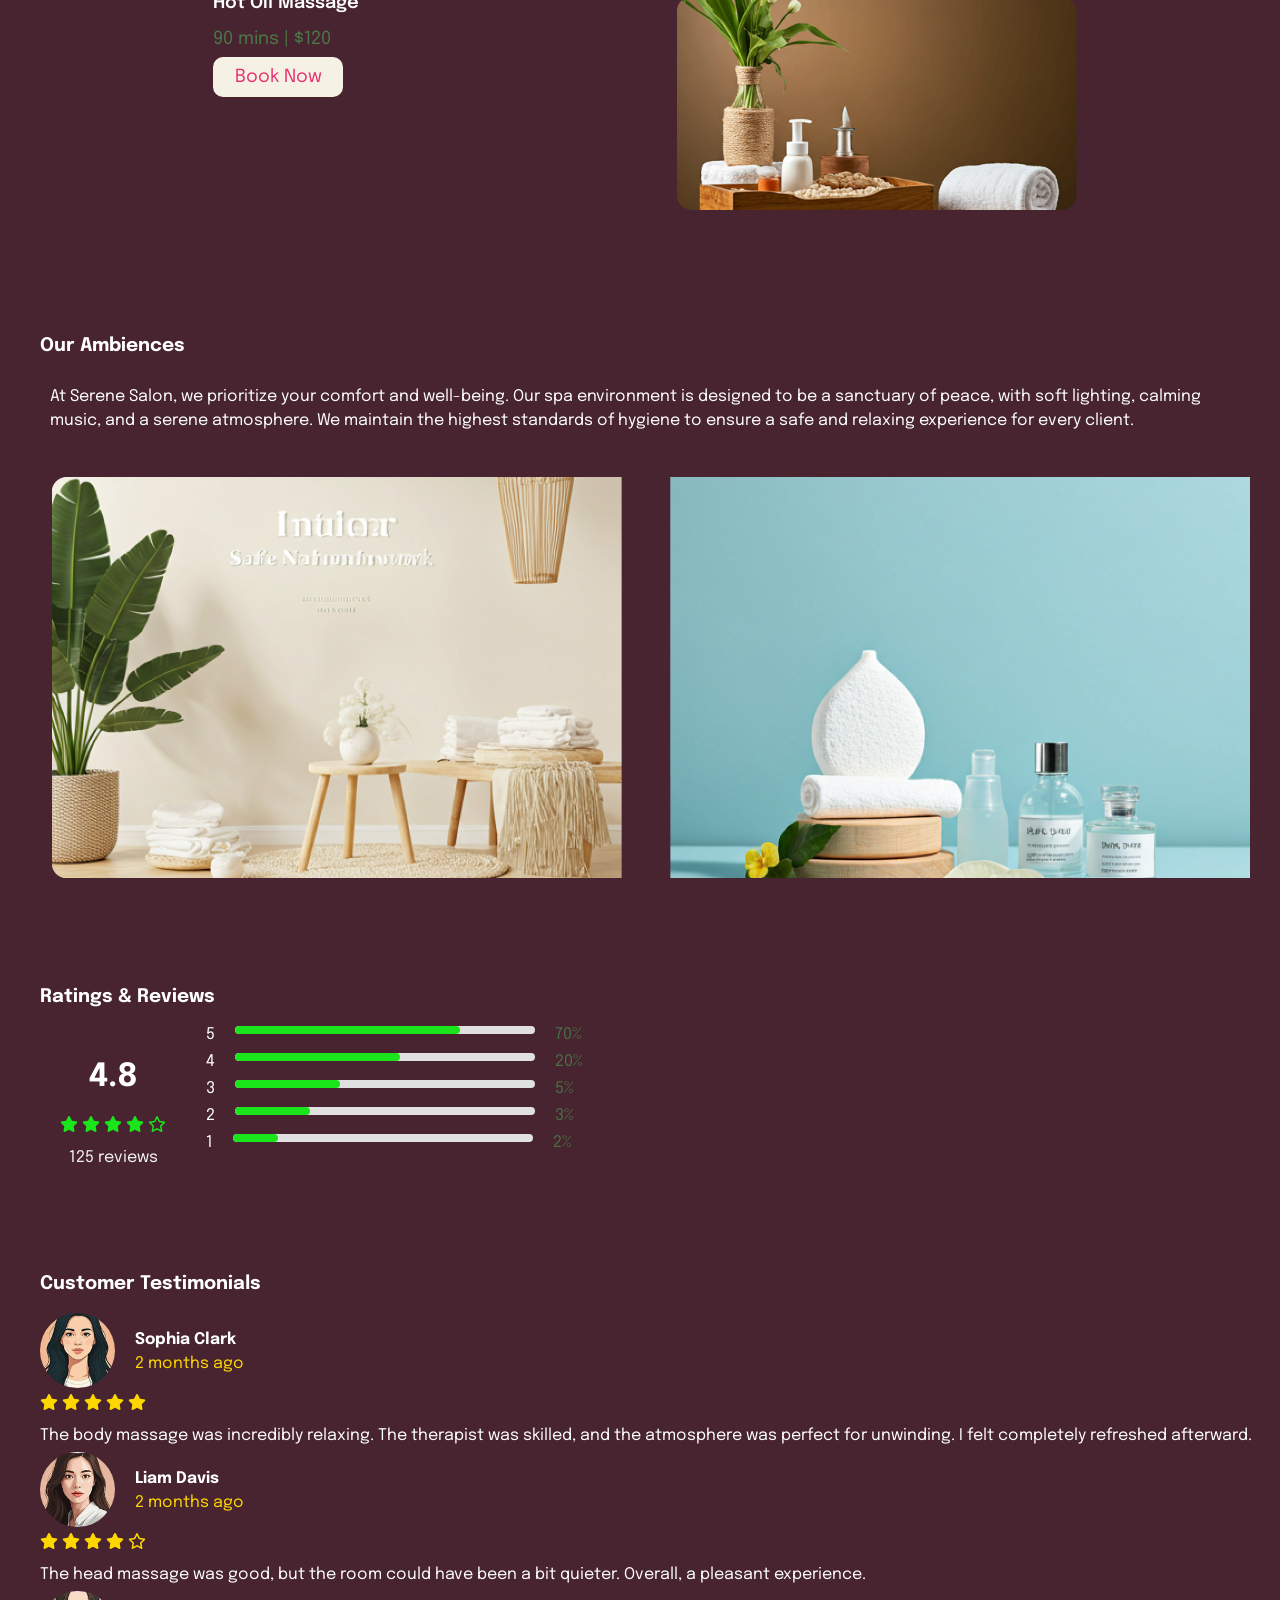
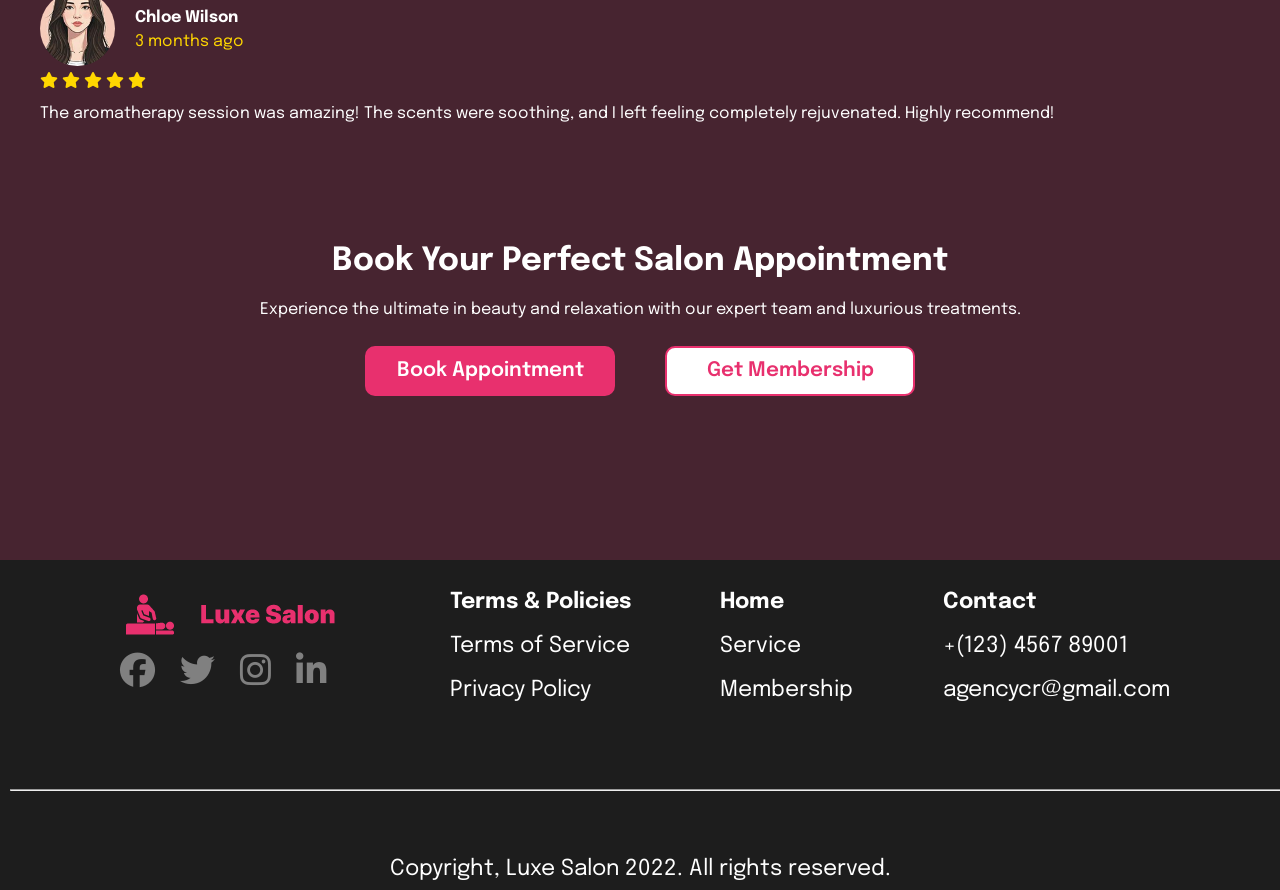
<file: spa.html>
<!DOCTYPE html> 
<html lang="en"> 
    <head> 
        <meta charset="UTF-8"> 
        <title>Spa - Luxe Salon</title>
         <link rel="stylesheet" href="css/spa.css">
          <link rel="preconnect" href="https://fonts.googleapis.com"> 
          <link rel="preconnect" href="https://fonts.gstatic.com" crossorigin>
           <link href="https://fonts.googleapis.com/css2?family=Epilogue:ital,wght@0,100..900;1,100..900&display=swap" rel="stylesheet"> 
           <link rel="stylesheet" href="https://cdnjs.cloudflare.com/ajax/libs/font-awesome/6.5.1/css/all.min.css">
         </head> 
         
         <body> <!-- Spa Intro --> 
            
             <header>
        <a href="index.html"><img src="images/logo.png" class="logo" alt="Luxe Salon"></a>
        <div class="menu">
            <ul>
                <li><a href="home.html">Home</a></li>
                <li class="active"><a href="services.html">Services</a></li>
                <li><a href="membership.html">Membership</a></li>
  <li class="profile-menu">
                    <a href="profile.html"><img src="images/sophy.png" alt="profile-img" class="p-img"></a>
                </li>            </ul>
        </div>
    </header>
            
            
            
            <div class="spa-1" style="text-align:center; padding:30px;"> 
                <h1>Relaxing Spa Services</h1> 
                <p>Indulge in our serene spa treatments designed to rejuvenate your mind and body. Experience tranquility and emerge refreshed.</p>
                 <div class="buttons" style="margin-top:20px;"> 
                    <div class="book">
                        <a href="booking_page.html">Book Appointment</a>
                    </div>
                 </div>
                 </div> <!-- Spa Services --> 
                 <div class="spa-2" >
                     <h3>Your Spa Services</h3> <div class="spa-services" style="display:flex; gap:20px; flex-wrap:wrap;">
                         <div class="spa-service"> <div class="spa-box"> <p class="white">Body Massage</p> 
                            <p class="green">60 mins | $80</p> 
                            <div class="books">
                                <a href="booking_page.html">Book Now</a>
                            </div> 
                        </div> 
                        <img src="images/sp1.png" alt="Body Massage" class="spa-img"> 
                    </div> <div class="spa-service"> 
                        <div class="spa-box"> 
                            <p class="white">Head Massage</p>
                             <p class="green">30 mins | $45</p>
                              <div class="books">
                                <a href="booking_page.html">Book Now</a>
                            </div>
                         </div> 
                         <img src="images/sp2.png" alt="Head Massage" class="spa-img">
                         </div> 
                         <div class="spa-service"> <div class="spa-box"> 
                            <p class="white">Aroma Therapy</p>
                             <p class="green">75 mins | $100</p>
                              <div class="books">
                                <a href="booking_page.html">Book Now</a>
                            </div> 
                        </div> 
                        <img src="images/sp3.png" alt="Aroma Therapy" class="spa-img"> 
                    </div> 
                    <div class="spa-service"> 
                        <div class="spa-box"> 
                            <p class="white">Hot Oil Massage</p> 
                            <p class="green">90 mins | $120</p> 
                            <div class="books">
                                <a href="booking_page.html">Book Now</a>
                            </div> 
                        </div>
                         <img src="images/sp4.png" alt="Hot Oil Massage" class="spa-img">
                         </div>
                         </div>
                         </div> 
                         <!-- Ambiences --> <div class="spa-3" > 
                            <h3>
                            Our Ambiences</h3>
                             <p>At Serene Salon, we prioritize your comfort and well-being. Our spa environment is designed to be a sanctuary of peace, with soft lighting, calming music, and a serene atmosphere. We maintain the highest standards of hygiene to ensure a safe and relaxing experience for every client.</p> 
                             <div class="ambiences" style="display:flex; gap:20px; justify-content:center; flex-wrap:wrap;"> 
                                <img src="images/sp5.png" alt="Ambience 1" class="ambience-img">
                                 <img src="images/sp6.png" alt="Ambience 2" class="ambience-img">
                                 </div>
                                 </div> <!-- Ratings & Reviews --> 
                                 <div class="spa-4" >
                                     <h3>Ratings & Reviews</h3> 
                                     <div class="ratings" style="display:flex; gap:20px; flex-wrap:wrap;">
                                         <div class="rate" style="text-align:center;"> 
                                            <h1>4.8</h1> <div class="star"> 
                                                <i class="fa-solid fa-star"></i> 
                                                <i class="fa-solid fa-star"></i> 
                                                <i class="fa-solid fa-star"></i> 
                                                <i class="fa-solid fa-star"></i> 
                                                <i class="fa-regular fa-star"></i> 
                                            </div> 
                                            <p class="white">125 reviews</p>
                                         </div> <div class="rates" style="flex:1;">
                                             <div class="rate-box">5
                                                 <div class="rate-bar">
                                                    <span class="rate-progress1"></span>
                                                </div> <p class="green">70%</p>
                                             </div>
                                              <div class="rate-box">4 
                                                <div class="rate-bar">
                                                    <span class="rate-progress2"></span>
                                                </div> 
                                                <p class="green">20%</p>
                                             </div>
                                              <div class="rate-box">3 
                                                <div class="rate-bar">
                                                    <span class="rate-progress3"></span>
                                                </div> <p class="green">5%</p>
                                             </div> 
                                             <div class="rate-box">2
                                                 <div class="rate-bar">
                                                    <span class="rate-progress4"></span>
                                                </div> 
                                                <p class="green">3%</p>
                                             </div> 
                                             <div class="rate-box">1 
                                                <div class="rate-bar">
                                                    <span class="rate-progress5"></span>
                                                </div> 
                                                <p class="green">2%</p> 
                                            </div>
                                         </div> 
                                        </div> 
                                    </div> <!-- Customer Testimonials --> 
                                    <div class="spa-7" > 
                                        <h3>Customer Testimonials</h3> 
                                        <div class="hair-reviews"> 
                                            <div class="hair-review" >
                                                 <div class="hair-profile" >
                                                     <img src="images/c1.png" alt="profile" class="hair-rev"> 
                                                     <div class="hair-con"> 
                                                        <p><strong>Sophia Clark</strong></p>
                                                         <p class="review-time">2 months ago</p> 
                                                        </div> 
                                                    </div>
                                                     <div class="star">
                                                         <i class="fa-solid fa-star"></i> 
                                                         <i class="fa-solid fa-star"></i>
                                                          <i class="fa-solid fa-star"></i> 
                                                          <i class="fa-solid fa-star"></i> 
                                                          <i class="fa-solid fa-star"></i> 
                                                        </div>
                                                         <p>The body massage was incredibly relaxing. The therapist was skilled, and the atmosphere was perfect for unwinding. I felt completely refreshed afterward.</p> 
                                                        </div> <div class="hair-review" > 
                                                            <div class="hair-profile" > 
                                                                <img src="images/c2.png" alt="profile" class="hair-rev"> 
                                                                <div class="hair-con"> 
                                                                    <p><strong>Liam Davis</strong>
                                                                </p> <p class="review-time">2 months ago</p>
                                                             </div>
                                                             </div> 
                                                             <div class="star">
                                                                 <i class="fa-solid fa-star"></i>
                                                                  <i class="fa-solid fa-star"></i>
                                                                   <i class="fa-solid fa-star"></i> 
                                                                   <i class="fa-solid fa-star"></i> 
                                                                   <i class="fa-regular fa-star"></i> 
                                                                </div>
                                                                 <p>The head massage was good, but the room could have been a bit quieter. Overall, a pleasant experience.</p>
                                                                 </div>
                                                                  <div class="hair-review" >
                                                                     <div class="hair-profile" >
                                                                         <img src="images/c3.png" alt="profile" class="hair-rev"> 
                                                                         <div class="hair-con"> 
                                                                            <p><strong>Chloe Wilson</strong></p> 
                                                                            <p class="review-time">3 months ago</p> 
                                                                        </div> 
                                                                    </div>
                                                                     <div class="star">
                                                                         <i class="fa-solid fa-star"></i>
                                                                          <i class="fa-solid fa-star"></i> 
                                                                          <i class="fa-solid fa-star"></i> 
                                                                          <i class="fa-solid fa-star"></i> 
                                                                          <i class="fa-solid fa-star"></i> 
                                                                        </div>
                                                                         <p>The aromatherapy session was amazing! The scents were soothing, and I left feeling completely rejuvenated. Highly recommend!</p> 
                                                                        </div> 
                                                                    </div>
                                                                 </div> <!-- Book Appointment / Membership --> 
                                                                 <div class="section-6" > 
                                                                    <h1>Book Your Perfect Salon Appointment</h1> 
                                                                    <p>Experience the ultimate in beauty and relaxation with our expert team and luxurious treatments.</p> 
                                                                    <div class="buttons"> 
                                                                        <div class="book">
                                                                            <a href="booking_page.html">Book Appointment</a>
                                                                        </div>
                                                                         <div class="member">
                                                                            <a href="membership.html">Get Membership</a>
                                                                        </div>
                                                                     </div> 
                                                                    </div> 
                                                                     <footer>

        <div class="footers">
            <div class="footer-1">
                <a href="index.html">
                    <img src="images/footer-logo.png" class="footer-logo" alt="Luxe Salon">
                </a>
                <div class="icons">
                    <i class="fa-brands fa-facebook"></i>
                    <i class="fa-brands fa-twitter"></i>
                    <i class="fa-brands fa-instagram"></i>
                    <i class="fa-brands fa-linkedin-in"></i>
                </div>
            </div>
              <div class="footer-2">
                <p><strong>Terms & Policies</strong></p>
                <p>Terms of Service</p>
                <p>Privacy Policy</p>
            </div>
            <div class="footer-2">
                <p><strong>Home</strong></p>
                <p>Service</p>
                <p>Membership</p>
            </div>
            <div class="footer-2">
                <p><strong>Contact</strong></p>
                <p>+(123) 4567 89001</p>
                <p>agencycr@gmail.com</p>
            </div>
            </div>
        </div>
        <hr>
        <p id="center">Copyright, Luxe Salon 2022. All rights reserved.</p>
    </footer> </body> </html>
</file>
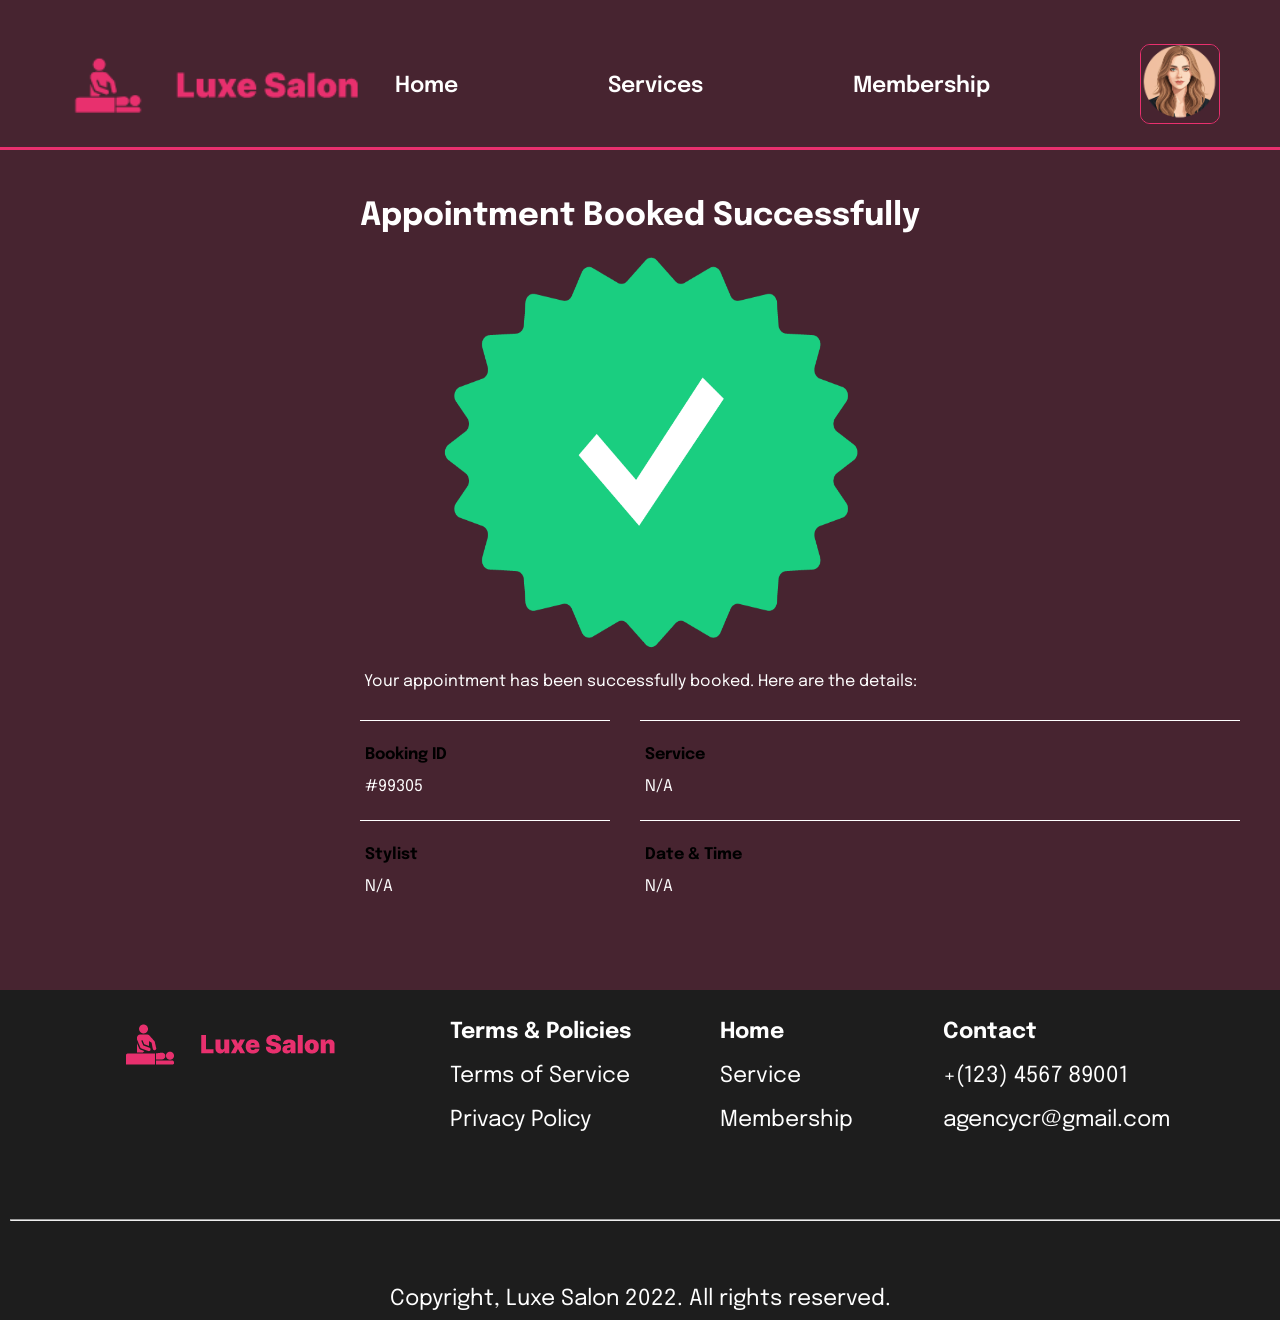
<file: success_page.html>
<!DOCTYPE html>
<html lang="en">
<head>
    <meta charset="UTF-8">
    <title>Appointment - Luxe Salon</title>
    <link rel="stylesheet" href="css/success.css">
    <link rel="preconnect" href="https://fonts.googleapis.com">
    <link rel="preconnect" href="https://fonts.gstatic.com" crossorigin>
    <link href="https://fonts.googleapis.com/css2?family=Epilogue:ital,wght@0,100..900;1,100..900&display=swap" rel="stylesheet">
</head>
<body>
        <header>
        <a href="index.html"><img src="images/logo.png" class="logo" alt="Luxe Salon"></a>
        <div class="menu">
            <ul>
                <li><a href="home.html">Home</a></li>
                <li><a href="services.html">Services</a></li>
                <li><a href="membership.html">Membership</a></li>
  <li class="profile-menu">
                    <a href="profile.html"><img src="images/sophy.png" alt="profile-img" class="p-img"></a>
                </li>            </ul>
        </div>
    </header>
<div class="appoint" >
    <h1>Appointment Booked Successfully</h1>
    <img src="images/tick.png" alt="tick" class="tick" >
    <p class="white1">Your appointment has been successfully booked. Here are the details:</p>

    <div class="details" >
        <div class="detail" >
            <div class="d-1">
                <p class="pink"><strong>Booking ID</strong></p>
                <p class="white" id="booking-id">#12345</p>
            </div>
            <div class="d-1">
                <p class="pink"><strong>Stylist</strong></p>
                <p class="white" id="success-stylist"></p>
            </div>
        </div>
        <div class="detail"  >
            <div class="d-2">
                <p class="pink"><strong>Service</strong></p>
                <p class="white" id="success-service"></p>
            </div>
            <div class="d-2">
                <p class="pink"><strong>Date & Time</strong></p>
                <p class="white" id="success-datetime"></p>
            </div>
        </div>
    </div>
</div>
   <footer>
        <div class="footers">
            <div class="footer-1">
                <a href="index.html">
                    <img src="images/footer-logo.png" class="footer-logo" alt="Luxe Salon">
                </a>
                <div class="icons">
                    <i class="fa-brands fa-facebook"></i>
                    <i class="fa-brands fa-twitter"></i>
                    <i class="fa-brands fa-instagram"></i>
                    <i class="fa-brands fa-linkedin-in"></i>
                </div>
            </div>
            <div class="footer-2">
                <p><strong>Terms & Policies</strong></p>
                <p>Terms of Service</p>
                <p>Privacy Policy</p>
            </div>
            <div class="footer-2">
                <p><strong>Home</strong></p>
                <p>Service</p>
                <p>Membership</p>
            </div>
            <div class="footer-2">
                <p><strong>Contact</strong></p>
                <p>+(123) 4567 89001</p>
                <p>agencycr@gmail.com</p>
            </div>
        </div>
        <hr>
        <p id="center">Copyright, Luxe Salon 2022. All rights reserved.</p>
    </footer>

<script>
window.addEventListener('DOMContentLoaded', () => {
    // Get booking details from URL parameters
    const params = new URLSearchParams(window.location.search);

    document.getElementById('success-stylist').innerText = params.get('stylist') || 'N/A';
    document.getElementById('success-service').innerText = params.get('service') || 'N/A';
    document.getElementById('success-datetime').innerText = params.get('datetime') || 'N/A';

    // Generate random booking ID
    const bookingId = Math.floor(10000 + Math.random() * 90000);
    document.getElementById('booking-id').innerText = '#' + bookingId;
});
</script>

</body>
</html>
</file>
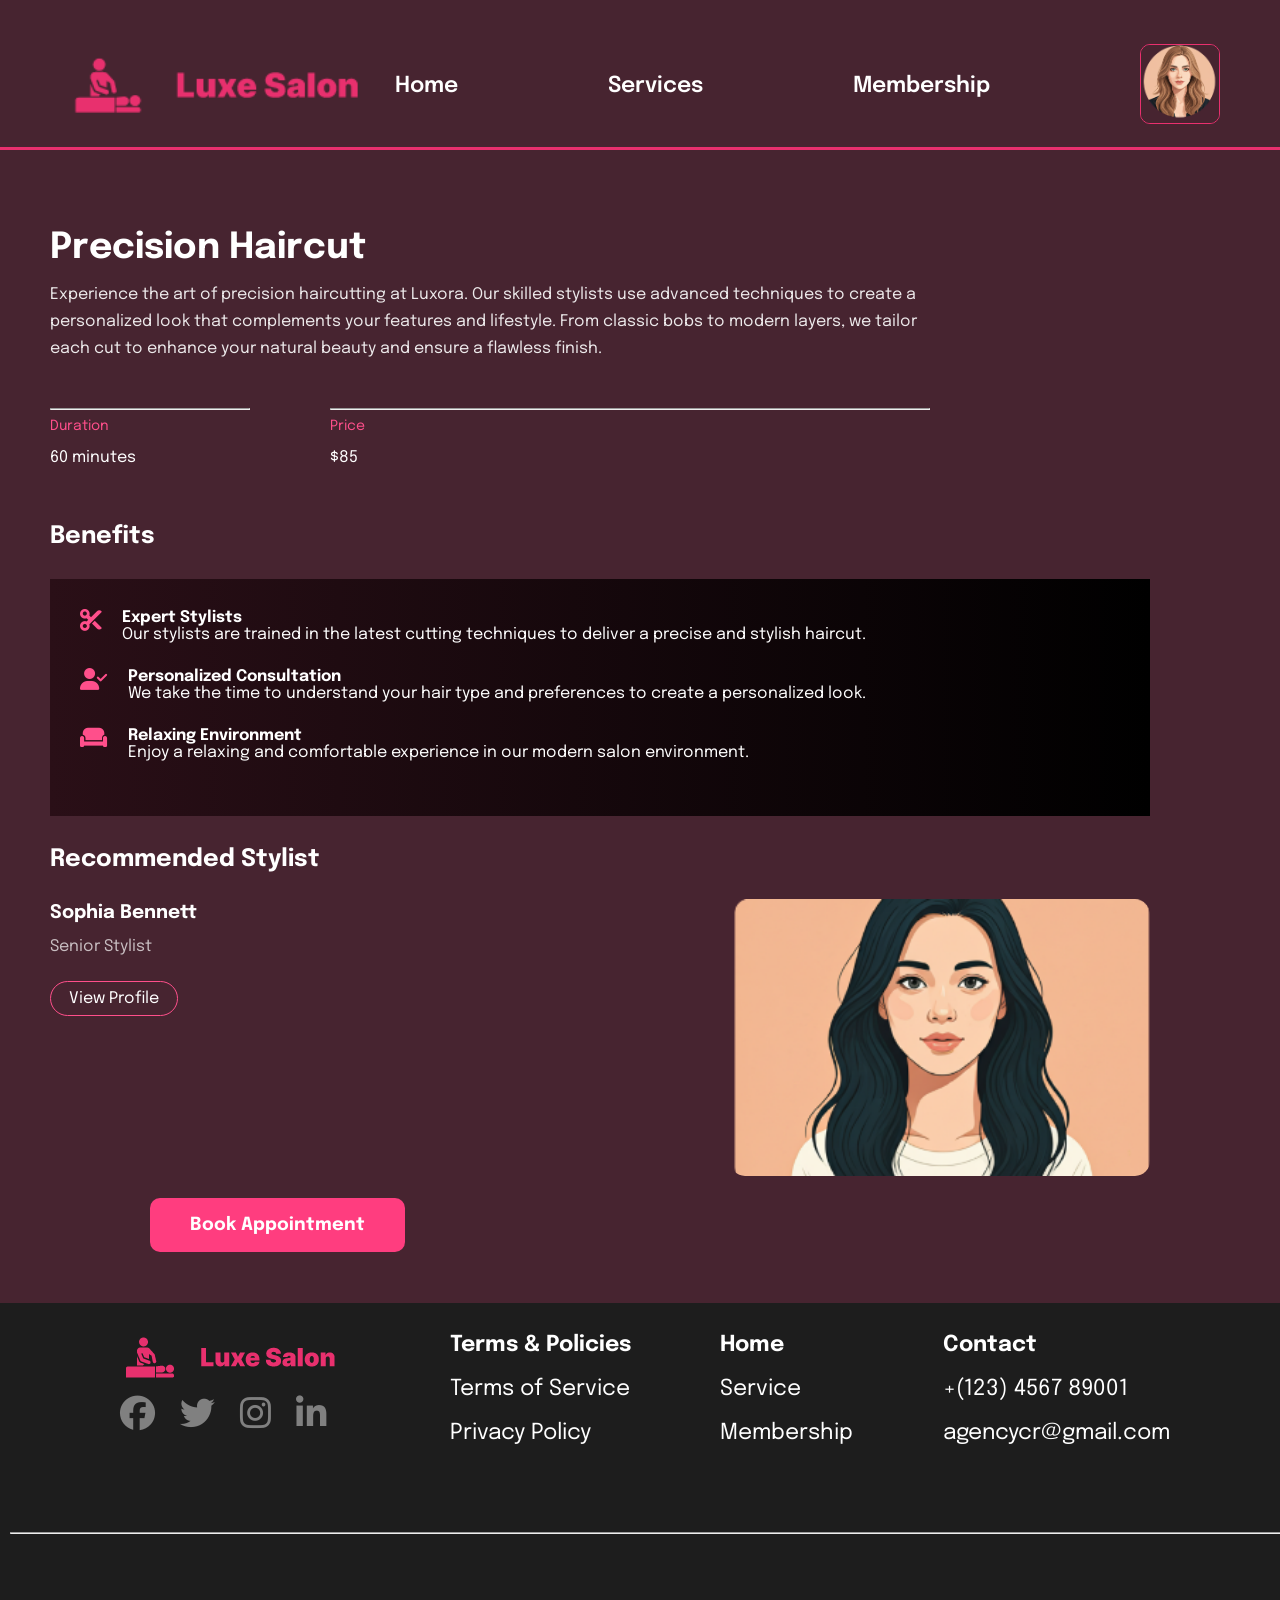
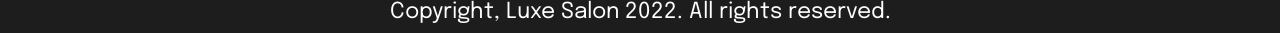
<file: women-hair-cut.html>
<!DOCTYPE html>
<html lang="en">
<head>
    <meta charset="UTF-8">
    <meta name="viewport" content="width=device-width, initial-scale=1.0">
    <title>Women Hair Cut - Luxe Salon</title>
    <link rel="stylesheet" href="css/women.css">
        <link rel="preconnect" href="https://fonts.googleapis.com">
    <link rel="preconnect" href="https://fonts.gstatic.com" crossorigin>
    <link href="https://fonts.googleapis.com/css2?family=Epilogue:ital,wght@0,100..900;1,100..900&display=swap" rel="stylesheet">
    <link rel="stylesheet" href="https://cdnjs.cloudflare.com/ajax/libs/font-awesome/6.5.1/css/all.min.css">

</head>
<body>
    
 <!-- HEADER -->
    <header>
        <a href="index.html"><img src="images/logo.png" class="logo" alt="Luxe Salon"></a>
        <div class="menu">
            <ul>
                <li><a href="home.html">Home</a></li>
                <li><a href="services.html">Services</a></li>
                <li><a href="membership.html">Membership</a></li>
  <li class="profile-menu">
                    <a href="profile.html"><img src="/images/sophy.png" alt="profile-img" class="p-img"></a>
                </li>            </ul>
        </div>
    </header>
<!-- SERVICE DETAILS -->
<section class="service-detail">
    <h1>Precision Haircut</h1>

    <p class="desc">
        Experience the art of precision haircutting at Luxora. Our skilled stylists use
        advanced techniques to create a personalized look that complements your features
        and lifestyle. From classic bobs to modern layers, we tailor each cut to enhance
        your natural beauty and ensure a flawless finish.
    </p>

    <div class="service-meta">
        <div>
            <hr id="hr1">
            <span>Duration</span><br>
            <p>60 minutes</p>
        </div>
        <div>
            <hr id="hr2" >
            <span>Price</span> <br>
            <p>$85</p>
        </div>
    </div>
</section>

<!-- BENEFITS -->
<section class="benefits">
    <h2>Benefits</h2>

    <div class="benefit-box">
        <div class="benefit">
            <i class="fa-solid fa-scissors"></i>
            <div>
                <h4>Expert Stylists</h4>
                <p>Our stylists are trained in the latest cutting techniques to deliver a precise and stylish haircut.</p>
            </div>
        </div>

        <div class="benefit">
            <i class="fa-solid fa-user-check"></i>
            <div>
                <h4>Personalized Consultation</h4>
                <p>We take the time to understand your hair type and preferences to create a personalized look.</p>
            </div>
        </div>

        <div class="benefit">
            <i class="fa-solid fa-couch"></i>
            <div>
                <h4>Relaxing Environment</h4>
                <p>Enjoy a relaxing and comfortable experience in our modern salon environment.</p>
            </div>
        </div>
    </div>
</section>

<!-- STYLIST -->
<section class="stylist-section">
    <div class="stylist-info">
        <h2>Recommended Stylist</h2>
        <h3>Sophia Bennett</h3>
        <p class="role">Senior Stylist</p>

        <a href="#" class="view-profile">View Profile</a>
<br><br><br><br><br><br><br>
        <!-- ✅ BOOK APPOINTMENT LINK -->
        <a href="booking_page.html" class="book-btn">
            Book Appointment
        </a>
    </div>

    <div class="stylist-img">
        <img src="images/mk5.png" alt="Stylist">
    </div>
</section>

  <footer>
        <div class="footers">
            <div class="footer-1">
                <a href="index.html">
                    <img src="images/footer-logo.png" class="footer-logo" alt="Luxe Salon">
                </a>
                <div class="icons">
                    <i class="fa-brands fa-facebook"></i>
                    <i class="fa-brands fa-twitter"></i>
                    <i class="fa-brands fa-instagram"></i>
                    <i class="fa-brands fa-linkedin-in"></i>
                </div>
            </div>
            <div class="footer-2">
                <p><strong>Terms & Policies</strong></p>
                <p>Terms of Service</p>
                <p>Privacy Policy</p>
            </div>
            <div class="footer-2">
                <p><strong>Home</strong></p>
                <p>Service</p>
                <p>Membership</p>
            </div>
            <div class="footer-2">
                <p><strong>Contact</strong></p>
                <p>+(123) 4567 89001</p>
                <p>agencycr@gmail.com</p>
            </div>
        </div>
        <hr>
        <p id="center">Copyright, Luxe Salon 2022. All rights reserved.</p>
    </footer>

</body>
</html>
</file>
<file: css/index.css>
*{
    padding: 0;
    margin: 0;
    box-sizing: border-box;
     font-family: "Epilogue", sans-serif;
}
body{
         background-color: #472430;
         display: flex;
         flex-direction: column;
         gap:20px;

}
header{
    display: flex;
    align-items: center;
    justify-content: space-between;

    height: 150px;
    width: 100%;

    position: fixed;
    top: 0;
    left: 0;
    z-index: 1000;

    background-color: #472430;
    border-bottom: 3px solid #E8306E;

    padding: 0 60px;
    color: white;
}
.logo{
    height: 100px;
    margin-top:30px;
}
header .menu ul {
    display: flex;
    list-style: none;
    align-items: center;
    gap: 150px;
    margin: 0;
    cursor: pointer;
   margin-top:25px;
     font-weight: 600;
    font-size: 22px;
    padding: 0;
}
 
header .menu ul .login-text {
    background-color: #E8306E;
    color: white;
    width: 150px;
    height: 50px;
    display: flex;
    justify-content: center;
    align-items: center;
    border-radius: 10px;
    margin-left: auto;
    cursor: pointer;
    transition: 0.3s;
}
header .menu ul a{
    color: white;
    text-decoration: none;
}

header .menu ul .login-text:hover{
    color: #E8306E;
background-color: white ;
}
 .menu ul li.active a {
    border-bottom: 2px solid #E8306E; /* your theme color */
    font-weight: 600;
    color:#E8306E;
}
/* hero section */
.section-1{
    height: 500px;
    width: 95%;
        margin-top:200px;
    margin-left: 35px;
    background: url("../images/salon-bg.jpg");
    background-size: cover;
    background-position: center;
    border-radius: 10px;
    background-repeat: no-repeat;
    display: flex;
    flex-direction: column;
    justify-content: center;
    align-items: center;
    color: white;
    text-align: center;
    
    
}

.section-1 h1{
    font-size: 60px;
    text-shadow: 0 0 2px black;
}
.section-1 p{
    font-size: 20px;
        text-shadow: 0 0 2px black;

}

.buttons{
    display: flex;
    justify-content: center;
    gap:50px;
    margin-top: 20px;
    
}
.buttons .book{
    background-color: #E8306E;
    height: 50px;
    width: 250px;
    justify-content: center;
    align-items: center;
    display: flex;
    border-radius: 10px;

}
 .buttons .book a{
   
    text-decoration: none;
    font-weight: 600;
    font-size: 20px;
}

.buttons .member{
    background-color: white;
    height: 50px;
    width: 250px;
    justify-content: center;
    align-items: center;
    display: flex;
    border-radius: 10px;
    border: 2px solid #E8306E;

}
.buttons .book,
.buttons .member {
    height: 50px;
    width: 250px;
    display: flex;
    justify-content: center;
    align-items: center;
    border-radius: 10px;
    border: 2px solid #E8306E;
    transition: 0.3s;
    text-decoration: none;
    font-weight: 600;
    font-size: 20px;
}

/* Default Colors */
.book {
    background-color: #E8306E;
    color: white;
}

.member {
    background-color: white;
    color: #E8306E;
}

/* Make link inherit */
.buttons a {
    text-decoration: none;
    color: inherit;
}

/* Hover Effects */
.member:hover {
    background-color: #E8306E;
    color: white;
}

.book:hover {
    background-color: white;
    color: #E8306E;
}
/* services */
.section-2{
    margin-left: 50px;
    color: white;
    display: flex;
    flex-direction: column;
    gap:20px;
}
.services{
    display: flex;
     
   gap:30px;
    align-items: center;
    padding: 10px;
}
.service-img{
       transition: transform 0.4s ease;
    height: 200px;
    width: 250px;
    border-radius: 10px;
    object-fit: cover;
}

 .service:hover .service-img {
    transform: scale(1.1);
}
.service {
    text-decoration: none;
    color: inherit;
    display: block;
    cursor: pointer;
}

 
.service:hover p {
    font-weight: 800;
}

.service p {
    margin-top: 15px;
    font-size: 20px;
    transition: 0.3s;
}
.section-3{
    display: flex;
    flex-direction: column;
    gap:20px;
    margin-left: 50px;

}
.section-3 h2{
    color: white;
}
.chooses{
    display: grid;
    grid-template-columns: repeat(4,250px);
    gap:30px;
    grid-template-rows: repeat(1,250px);
    padding: 10px;
    

    
}
.chooses .choose{
    background-color: white;
    border-radius: 10px;
    padding: 25px;
    display: flex;
    flex-direction: column;
     gap:20px;
}
.chooses .choose i{
    font-size: 25px;
}
.chooses .choose p{
    color: #E8306E;
    
}

.section-4{
    margin-left: 50px;
    display: flex;
    flex-direction: column;
    gap: 20px;;

}
.section-4 .testimony{
    background-color: white;
    height: 240px;
    border-radius: 10px;
    padding: 20px;
    width: 98%;
    display: flex;
    flex-direction: column;
    gap:20px;
}
.section-4 h2{
    color: white;
}
.section-4 .profile{
    display: flex;
    gap:20px;

}

.section-4 .profile .review-time{
    color: 
#964f66;
}
 
.section-4 .profile .img{
    height: 50px;
    width: 50px;
    border-radius: 50%;
}
.section-4 .testimony p{
    line-height: 1.5;
}

.section-4 .star{
    color: #E8306E;
}

.section-4 .likes{
    display: flex;
    gap: 20px;
    font-size: 20px;
    color: 
#964f66;
}

.section-5{
    height: 350px;
    width: 95%;
    margin-left: 50px;
    object-fit: cover;
    background: url("../images/footer-salon.jpg");
    background-repeat: no-repeat;
    background-position: center;
    border-radius: 10px;
}

.section-6{
    text-align: center;
    color: white;
    height: 280px;
     padding: 10px;
     margin-top: 50px;

}

footer{
    display: flex;
    margin-top:40px;
    flex-direction: column;
    padding: 10px;
    gap:30px;
    height: 330px;
    background-color: 
#1d1d1d;
}
footer .footers{
display: flex;
justify-content: space-evenly;
color: white;
padding: 10px;
}
.footer-1 .icons{
    color: grey;
    font-size: 35px;
    display: flex;
    gap:25px;
    margin-left: 10px;
}
.footer-2{
    line-height: 2;
    font-size: 22px;
}
footer hr{
    width: 1300px;
    margin: auto;
}

#center{
    text-align: center;
    color: white;
    font-size: 22px;
}

.login-box{
    background-color: 
#ea9ab5;
height: 450px;
position: fixed;
    top: 150px;
    left:350px;
    display: none;

width: 800px;
border-radius: 10px;
padding: 10px;
text-align: center;
margin: auto;
line-height: 2;
}
.login-box {
    animation: fadeIn 0.3s ease-in-out;
}

.p-img{
    height: 80px;
    width: 80px;
    border-radius: 10px;
    border: 1px solid #E8306E;  
}
@keyframes fadeIn {
    from {
        opacity: 0;
        scale: 0.95;
    }
    to {
        opacity: 1;
        scale: 1;
    }
}
.login-box .login-logo{
    height: 100px;
    width: 250px;
    margin: auto;
}
.login-box p{
    font-size: 20px;
    font-weight: 600;
}
.login-box input{
    height: 50px;
    background-color: white;
    width: 400px;
    font-weight: 600;
    font-size: 20px;
    padding: 10px;
    border-radius: 10px;
}
.login-box input::placeholder{
    color: #E8306E;
    font-weight: 600;
    padding: 10px;
     font-size: 20px;
}
 .login-box .continue{
     background-color: #E8306E;
    height: 50px;
    width: 250px;
    justify-content: center;
    align-items: center;
    display: flex;
    border-radius: 10px;
    margin: auto;
    font-weight: 600;
    font-size: 22px;
    margin-top: 30px;
    color: white;
    cursor: pointer;
 }
 

 .profile-img {
    height: 100px;
    width: 100px;
    border-radius: 10px;
    border: 1px solid #E8306E;
     
    object-fit: cover;
    cursor: pointer;
}
.otp-box {
    background-color: #ea9ab5;
    height: 450px;
    width: 800px;
    border-radius: 10px;
    padding: 20px;
    text-align: center;
    line-height: 2;

    position: fixed;
    top: 50%;
    left: 50%;
    transform: translate(-50%, -50%);

    z-index: 9999;
    display: none;
    animation: fadeIn 0.3s ease-in-out;
}
.otp-box.active {
    display: block;
}
.otp-box p {
    font-size: 20px;
    font-weight: 600;
}
.continue {
    background-color: #E8306E;
    height: 50px;
    width: 250px;
    display: flex;
    justify-content: center;
    align-items: center;
    border-radius: 10px;
    margin: 30px auto 0;
    font-weight: 600;
    font-size: 22px;
    color: white;
    cursor: pointer;
}

.otp-inputs input {
    width: 50px;
    height: 50px;
    margin: 0 5px;
    font-size: 22px;
    text-align: center;
    border-radius: 8px;
    border: none;
}
</file>
<file: css/booking.css>
*{
    padding: 0;
    margin: 0;
    box-sizing: border-box;
     font-family: "Epilogue", sans-serif;
}
body{
         background-color: #472430;
         display: flex;
         flex-direction: column;
         gap:20px;

}
header{
    display: flex;
    align-items: center;
    justify-content: space-between;

    height: 150px;
    width: 100%;

    position: fixed;
    top: 0;
    left: 0;
    z-index: 1000;

    background-color: #472430;
    border-bottom: 3px solid #E8306E;

    padding: 0 60px;
    color: white;
}
.logo{
    height: 100px;
    margin-top:30px;
}
header .menu ul {
    display: flex;
    list-style: none;
    align-items: center;
    gap: 150px;
    margin: 0;
    cursor: pointer;
   margin-top:25px;
     font-weight: 600;
    font-size: 22px;
    padding: 0;
}
 
header .menu ul .login-text {
    background-color: #E8306E;
    color: white;
    width: 150px;
    height: 50px;
    display: flex;
    justify-content: center;
    align-items: center;
    border-radius: 10px;
    margin-left: auto;
    cursor: pointer;
    transition: 0.3s;
}
header .menu ul a{
    color: white;
    text-decoration: none;
}

header .menu ul .login-text:hover{
    color: #E8306E;
background-color: white ;
}
 .menu ul li.active a {
    border-bottom: 2px solid #E8306E; /* your theme color */
    font-weight: 600;
    color:#E8306E;
 }

 .section-6{
    text-align: center;
    color: white;
    height: 280px;
     padding: 10px;
     margin-top: 50px;

}

footer{
    display: flex;
    margin-top:40px;
    flex-direction: column;
    padding: 10px;
    gap:30px;
    height: 330px;
    background-color: 
#1d1d1d;
}
footer .footers{
display: flex;
justify-content: space-evenly;
color: white;
padding: 10px;
}
.footer-1 .icons{
    color: grey;
    font-size: 35px;
    display: flex;
    gap:25px;
    margin-left: 10px;
}
.footer-2{
    line-height: 2;
    font-size: 22px;
}
footer hr{
    width: 1300px;
    margin: auto;
}

#center{
    text-align: center;
    color: white;
    font-size: 22px;
}

.login-box{
    background-color: 
#ea9ab5;
height: 450px;
position: fixed;
    top: 150px;
    left:350px;
    display: none;

width: 800px;
border-radius: 10px;
padding: 10px;
text-align: center;
margin: auto;
line-height: 2;
}

.login-box .login-logo{
    height: 100px;
    width: 250px;
    margin: auto;
}
.login-box p{
    font-size: 20px;
    font-weight: 600;
}
.login-box input{
    height: 50px;
    background-color: white;
    width: 400px;
    font-weight: 600;
    font-size: 20px;
    padding: 10px;
    border-radius: 10px;
}
.login-box input::placeholder{
    color: #E8306E;
    font-weight: 600;
    padding: 10px;
     font-size: 20px;
}
 .login-box .continue{
     background-color: #E8306E;
    height: 50px;
    width: 250px;
    justify-content: center;
    align-items: center;
    display: flex;
    border-radius: 10px;
    margin: auto;
    font-weight: 600;
    font-size: 22px;
    margin-top: 30px;
    color: white;
    cursor: pointer;
 }
 .otp-inputs input{
    width: 100px;
 }
 .otp-inputs{
    display: flex;
    gap: 15px;
    align-items: center;
    justify-content: center;
 }

 .profile-img {
    height: 100px;
    width: 100px;
    border-radius: 10px;
    border: 1px solid #E8306E;
     
    object-fit: cover;
    cursor: pointer;
}

.buttons{
    display: flex;
    justify-content: center;
    gap:50px;
    margin-top: 20px;
    
}
.buttons .book{
    background-color: #E8306E;
    height: 50px;
    width: 250px;
    justify-content: center;
    align-items: center;
    display: flex;
    border-radius: 10px;

}
 .buttons .book a{
   
    text-decoration: none;
    font-weight: 600;
    font-size: 20px;
}

.buttons .member{
    background-color: white;
    height: 50px;
    width: 250px;
    justify-content: center;
    align-items: center;
    display: flex;
    border-radius: 10px;
    border: 2px solid #E8306E;

}
.buttons .book,
.buttons .member {
    height: 50px;
    width: 250px;
    display: flex;
    justify-content: center;
    align-items: center;
    border-radius: 10px;
    border: 2px solid #E8306E;
    transition: 0.3s;
    text-decoration: none;
    font-weight: 600;
    font-size: 20px;
}

/* Default Colors */
.book {
    background-color: #E8306E;
    color: white;
}

.member {
    background-color: white;
    color: #E8306E;
}

/* Make link inherit */
.buttons a {
    text-decoration: none;
    color: inherit;
}

/* Hover Effects */
.member:hover {
    background-color: #E8306E;
    color: white;
}

.book:hover {
    background-color: white;
    color: #E8306E;
}
.section-6{
    text-align: center;
    color: white;
    height: 280px;
     padding: 10px;
     margin-top: 50px;

}

.booking-1{
    margin-top:200px;
    color: white;
    padding: 20px;
    margin-left:20px;
    display: flex;
    
    flex-direction: column;
    gap:20px;
}
.booking-1 .b-1{
    padding: 30px;

}
.booking-con h3{
    font-size: 25px;
}
.booking-con select {
    height: 50px;
    width: 500px;
    font-size: 20px;
    padding: 10px;
    border-radius: 10px;
    border: 2px solid #E8306E;
    background-color: #fff;
    color: #333;
     font-weight: 600;
    cursor: pointer;
}
.booking-con {
    display: flex;
    flex-direction: column;
    gap: 20px;;
}
.booking-con input{
    height: 50px;
    width: 500px;
    font-size: 22px;
    color: black;
    border-radius: 10px;
}
.booking-con option {
    font-size: 18px;
    background: white;
    font-weight: 600;
    color: black;
}
.text{
    height: 50px;
    width: 500px;
    border-radius: 10px;
    padding:20px;
    background-color: white;
    color: #333;
    font-size: 18px;
    font-weight: 600;
}
.date-input {
    height: 50px;
    width: 500px;
    font-size: 20px;
    padding: 10px;
    border-radius: 10px;
    border: 2px solid #E8306E;
    background-color: #fff;
    color: #333;
    cursor: pointer;
}.b-1{
    display: flex;
    gap:200px;
}
.custom-select {
  width: 500px;
  position: relative;
  font-size: 20px;
}

.selected {
  height: 50px;
  padding: 12px;
  border: 2px solid #E8306E;
  border-radius: 10px;
  cursor: pointer;
  background: #fff;
}

.options {
  display: none;
  position: absolute;
  width: 100%;
  top: 100%; /* appears right below select */
  left: 0;
  background: white;
  border: 2px solid #E8306E;
  border-radius: 10px;
  margin-top: 5px;
  z-index: 10;
}

.option {
  padding: 12px;
  cursor: pointer;
}

.option:hover {
  background-color: #E8306E;
  color: white;
}
.booking-con2{
    display: flex;
    flex-direction: column;
    gap:80px;
    margin-top: 60px;
}

.process{
    background-color: #E8306E;
    height: 50px;
    width: 250px;
    border-radius: 10px;
    font-size: 18px;
    color: white;
    font-weight: 600;
    cursor: pointer;
    display: flex;
    justify-content: center;
    align-items: center;
    margin-top:50px;
    margin-left:50px;
}

.text a{
    text-decoration: none;
    color: #333;
}

.stylist-1{
    margin-top: 200px;
       padding: 20px;
    margin-left:20px;
    display: flex;
 
    flex-direction: column;
    gap:20px;
   
}
.stylist-1 h1{
     color: white;
}
.stylist-1 .light{
    color:#9a264d
}
.white-box{
    display: flex;
    justify-content: space-between;
    padding: 10px;
    background-color: white;
    height: 150px;
    width: 1000px;
    border-radius: 10px;
    margin: auto;
}
.white-con{
    line-height: 2;
    margin-top: 20px;;
}
.pink{
    color: #9a264d;
}

.select-btn{
    height: 30px;
    width: 80px;
    border-radius: 10px;
    border:1px solid #9a264d;
display: flex;
background-color: #331a21;
justify-content: center;
color: white;
align-items: center;
cursor: pointer;
}
.stylist-btn{
    background-color: #E8306E;
    color: white;
    height: 50px;
    width: 300px;
    font-weight: 600;
    cursor: pointer;
    display: flex;
    justify-content: center;
    align-items: center;
    border-radius: 10px;
    margin-left:1000px;
}
.select-btn a{
    color: white;
    text-decoration: none;
}
.white-box.selected-stylist {
    border-color: #E8306E;
    background-color: #ffe6f0;
}

.edit{
    border: 1px solid #E8306E;
    height: 35px;
    width: 80px;
    border-radius: 10px;
    cursor: pointer;
    display: flex;
    justify-content: center;
    align-items: center;
}
.p-img{
    height: 80px;
    width: 80px;
    border-radius: 10px;
    border: 1px solid #E8306E;  
}
</file>
<file: css/hair.css>
*{
    padding: 0;
    margin: 0;
    box-sizing: border-box;
     font-family: "Epilogue", sans-serif;
}
body{
         background-color: #472430;
         display: flex;
         flex-direction: column;
         gap:20px;

}
header{
    display: flex;
    align-items: center;
    justify-content: space-between;

    height: 150px;
    width: 100%;

    position: fixed;
    top: 0;
    left: 0;
    z-index: 1000;

    background-color: #472430;
    border-bottom: 3px solid #E8306E;

    padding: 0 60px;
    color: white;
}
.logo{
    height: 100px;
    margin-top:30px;
}
header .menu ul {
    display: flex;
    list-style: none;
    align-items: center;
    gap: 150px;
    margin: 0;
    cursor: pointer;
   margin-top:25px;
     font-weight: 600;
    font-size: 22px;
    padding: 0;
}
 
header .menu ul .login-text {
    background-color: #E8306E;
    color: white;
    width: 150px;
    height: 50px;
    display: flex;
    justify-content: center;
    align-items: center;
    border-radius: 10px;
    margin-left: auto;
    cursor: pointer;
    transition: 0.3s;
}
header .menu ul a{
    color: white;
    text-decoration: none;
}

header .menu ul .login-text:hover{
    color: #E8306E;
background-color: white ;
}
 .menu ul li.active a {
    border-bottom: 2px solid #E8306E; /* your theme color */
    font-weight: 600;
    color:#E8306E;
 }

 .section-6{
    text-align: center;
    color: white;
    height: 280px;
     padding: 10px;
     margin-top: 50px;

}

footer{
    display: flex;
    margin-top:40px;
    flex-direction: column;
    padding: 10px;
    gap:30px;
    height: 330px;
    background-color: 
#1d1d1d;
}
footer .footers{
display: flex;
justify-content: space-evenly;
color: white;
padding: 10px;
}
.footer-1 .icons{
    color: grey;
    font-size: 35px;
    display: flex;
    gap:25px;
    margin-left: 10px;
}
.footer-2{
    line-height: 2;
    font-size: 22px;
}
footer hr{
    width: 1300px;
    margin: auto;
}

#center{
    text-align: center;
    color: white;
    font-size: 22px;
}

.login-box{
    background-color: 
#ea9ab5;
height: 450px;
position: fixed;
    top: 150px;
    left:350px;
    display: none;

width: 800px;
border-radius: 10px;
padding: 10px;
text-align: center;
margin: auto;
line-height: 2;
}

.login-box .login-logo{
    height: 100px;
    width: 250px;
    margin: auto;
}
.login-box p{
    font-size: 20px;
    font-weight: 600;
}
.login-box input{
    height: 50px;
    background-color: white;
    width: 400px;
    font-weight: 600;
    font-size: 20px;
    padding: 10px;
    border-radius: 10px;
}
.login-box input::placeholder{
    color: #E8306E;
    font-weight: 600;
    padding: 10px;
     font-size: 20px;
}
 .login-box .continue{
     background-color: #E8306E;
    height: 50px;
    width: 250px;
    justify-content: center;
    align-items: center;
    display: flex;
    border-radius: 10px;
    margin: auto;
    font-weight: 600;
    font-size: 22px;
    margin-top: 30px;
    color: white;
    cursor: pointer;
 }
 .otp-inputs input{
    width: 100px;
 }
 .otp-inputs{
    display: flex;
    gap: 15px;
    align-items: center;
    justify-content: center;
 }

 .profile-img {
    height: 100px;
    width: 100px;
    border-radius: 10px;
    border: 1px solid #E8306E;
     
    object-fit: cover;
    cursor: pointer;
}

.buttons{
    display: flex;
    justify-content: center;
    gap:50px;
    margin-top: 20px;
    
}
.buttons .book{
    background-color: #E8306E;
    height: 50px;
    width: 250px;
    justify-content: center;
    align-items: center;
    display: flex;
    border-radius: 10px;

}
 .buttons .book a{
   
    text-decoration: none;
    font-weight: 600;
    font-size: 20px;
}

.buttons .member{
    background-color: white;
    height: 50px;
    width: 250px;
    justify-content: center;
    align-items: center;
    display: flex;
    border-radius: 10px;
    border: 2px solid #E8306E;

}
.buttons .book,
.buttons .member {
    height: 50px;
    width: 250px;
    display: flex;
    justify-content: center;
    align-items: center;
    border-radius: 10px;
    border: 2px solid #E8306E;
    transition: 0.3s;
    text-decoration: none;
    font-weight: 600;
    font-size: 20px;
}

/* Default Colors */
.book {
    background-color: #E8306E;
    color: white;
}

.member {
    background-color: white;
    color: #E8306E;
}

/* Make link inherit */
.buttons a {
    text-decoration: none;
    color: inherit;
}

/* Hover Effects */
.member:hover {
    background-color: #E8306E;
    color: white;
}

.book:hover {
    background-color: white;
    color: #E8306E;
}
 .hair-1{
     height: 500px;
    width: 95%;
    margin-top:200px;
    margin-left: 35px;
    background: url("../images/salon-bg.jpg");
    background-size: cover;
    background-position: center;
    border-radius: 10px;
    background-repeat: no-repeat;
    display: flex;
    flex-direction: column;
    justify-content: center;
    align-items: center;
    color: white;
    text-align: center;
    
 }
 .hair-1 h1{
    font-size: 60px;
    text-shadow: 0 0 2px black;
}
.hair-1 p{
    font-size: 20px;
        text-shadow: 0 0 2px black;

}
.hair-2{
    padding: 20px;
    margin-left:20px;
    display: flex;
    flex-direction: column;
    gap:20px;
}
.hair-2 h3{
    color: white;
}

.hair-2 .filters{
    display: flex;
    gap:25px;
}
.hair-2 .filters .filter{
    background-color: #f5f2e5;
    height: 50px;
    width: 80px;
    display: flex;
    justify-content: center;
    align-items: center;
    border-radius: 10px;
    cursor: pointer;
    border: 1px solid black;
}
.hair-2 .filters .filter:hover{
    color: #E8306E;
    border: 1px solid #E8306E;
    transform: scale(1.1);
}
.hair-3{
    padding: 20px;
    margin-left:20px;
    display: flex;
    flex-direction: column;
    gap:20px;
}
.hair-3 h3{
color: white;
}
 
.hair-3 .h-services{
    display: flex;
    flex-wrap: wrap;
    gap:40px;
}
.hair-3 .h-services .h-service{
    height: 270px;
    line-height: 1.5;
    width: 250px;
       text-align: center;
   
}
.hair-3 .h-services .h-service p{
    padding: 5px;
}

.hair-img{
    height: 200px;
    width: 200px;
}
.h-service .white{
    color: white;
}
.h-service .gold{
    color: #b37c4c;
    
}

.hair-4{
   
    padding: 20px;
    margin-left:20px;
    display: flex;
    flex-direction: column;
    gap:20px;
}
.hair-4 h3{
color: white;
}
.hair-4 .h-styles{
    display: flex;
    gap:50px;
}
.hair-rou{
    height: 270px;
    width: 270px;
    border-radius: 50%;
}
.h-style {
    height: auto;
    width: 250px;
    text-align: center;
}

.h-style .white{
    color: white;
}
.h-style .gold{
    color: #b37c4c;
    
}
.h-style p{
    padding: 5px;
}

.hair-5{

  padding: 20px;
    margin-left:20px;
    display: flex;
    flex-direction: column;
    gap:20px;
}
.hair-5 h3{
color: white;
}

.hair-5 .h-hairs{
    display: flex;
     gap:100px;
}
.hair-5 .h-hairs .h-hair{
    height: 250px;
    width: 200px;;

}.p-img{
    height: 80px;
    width: 80px;
    border-radius: 10px;
    border: 1px solid #E8306E;  
}
.hair-hair{
    height: 300px;
    width: 300px;
    object-fit: cover;
}
.h-hair .purple{
    color: #a09ba8;
    margin-left:15px;
    font-size: 18px;
}

.hair-7{
  padding: 20px;
    margin-left:20px;
    display: flex;
    margin-top:30px;
    flex-direction: column;
    gap:20px;
}
.hair-7 h3{
color: white;
}

.hair-profile{
    display: flex;
    gap:20px;
}
.hair-profile .hair-con{
    margin-top:15px;
    line-height: 1.5;
}
.hair-rev{
    height: 75px;
    width: 75px;
    border-radius: 50%;
   object-fit: cover;
    
}
.hair-review {
    line-height: 2;
}
.hair-con .review-time{
    color: gold;
}
.hair-review .star{
color: gold;

}
.hair-review{
    color: white;
}
.h-service a{
    text-decoration: none;
    
}
</file>
<file: css/makeup.css>
*{
    padding: 0;
    margin: 0;
    box-sizing: border-box;
     font-family: "Epilogue", sans-serif;
}
body{
         background-color: #472430;
         display: flex;
         flex-direction: column;
         gap:20px;

}
header{
    display: flex;
    align-items: center;
    justify-content: space-between;

    height: 150px;
    width: 100%;

    position: fixed;
    top: 0;
    left: 0;
    z-index: 1000;

    background-color: #472430;
    border-bottom: 3px solid #E8306E;

    padding: 0 60px;
    color: white;
}
.logo{
    height: 100px;
    margin-top:30px;
}
header .menu ul {
    display: flex;
    list-style: none;
    align-items: center;
    gap: 150px;
    margin: 0;
    cursor: pointer;
   margin-top:25px;
     font-weight: 600;
    font-size: 22px;
    padding: 0;
}
 
header .menu ul .login-text {
    background-color: #E8306E;
    color: white;
    width: 150px;
    height: 50px;
    display: flex;
    justify-content: center;
    align-items: center;
    border-radius: 10px;
    margin-left: auto;
    cursor: pointer;
    transition: 0.3s;
}
header .menu ul a{
    color: white;
    text-decoration: none;
}

header .menu ul .login-text:hover{
    color: #E8306E;
background-color: white ;
}
 .menu ul li.active a {
    border-bottom: 2px solid #E8306E; /* your theme color */
    font-weight: 600;
    color:#E8306E;
 }

 .section-6{
    text-align: center;
    color: white;
    height: 280px;
     padding: 10px;
     margin-top: 50px;

}

footer{
    display: flex;
    margin-top:40px;
    flex-direction: column;
    padding: 10px;
    gap:30px;
    height: 330px;
    background-color: 
#1d1d1d;
}
footer .footers{
display: flex;
justify-content: space-evenly;
color: white;
padding: 10px;
}
.footer-1 .icons{
    color: grey;
    font-size: 35px;
    display: flex;
    gap:25px;
    margin-left: 10px;
}
.footer-2{
    line-height: 2;
    font-size: 22px;
}
footer hr{
    width: 1300px;
    margin: auto;
}

#center{
    text-align: center;
    color: white;
    font-size: 22px;
}

.login-box{
    background-color: 
#ea9ab5;
height: 450px;
position: fixed;
    top: 150px;
    left:350px;
    display: none;

width: 800px;
border-radius: 10px;
padding: 10px;
text-align: center;
margin: auto;
line-height: 2;
}

.login-box .login-logo{
    height: 100px;
    width: 250px;
    margin: auto;
}
.login-box p{
    font-size: 20px;
    font-weight: 600;
}
.login-box input{
    height: 50px;
    background-color: white;
    width: 400px;
    font-weight: 600;
    font-size: 20px;
    padding: 10px;
    border-radius: 10px;
}
.login-box input::placeholder{
    color: #E8306E;
    font-weight: 600;
    padding: 10px;
     font-size: 20px;
}
 .login-box .continue{
     background-color: #E8306E;
    height: 50px;
    width: 250px;
    justify-content: center;
    align-items: center;
    display: flex;
    border-radius: 10px;
    margin: auto;
    font-weight: 600;
    font-size: 22px;
    margin-top: 30px;
    color: white;
    cursor: pointer;
 }
 .otp-inputs input{
    width: 100px;
 }
 .otp-inputs{
    display: flex;
    gap: 15px;
    align-items: center;
    justify-content: center;
 }

 .profile-img {
    height: 100px;
    width: 100px;
    border-radius: 10px;
    border: 1px solid #E8306E;
     
    object-fit: cover;
    cursor: pointer;
}

.buttons{
    display: flex;
    justify-content: center;
    gap:50px;
    margin-top: 20px;
    
}
.buttons .book{
    background-color: #E8306E;
    height: 50px;
    width: 250px;
    justify-content: center;
    align-items: center;
    display: flex;
    border-radius: 10px;

}
 .buttons .book a{
   
    text-decoration: none;
    font-weight: 600;
    font-size: 20px;
}

.buttons .member{
    background-color: white;
    height: 50px;
    width: 250px;
    justify-content: center;
    align-items: center;
    display: flex;
    border-radius: 10px;
    border: 2px solid #E8306E;

}
.buttons .book,
.buttons .member {
    height: 50px;
    width: 250px;
    display: flex;
    justify-content: center;
    align-items: center;
    border-radius: 10px;
    border: 2px solid #E8306E;
    transition: 0.3s;
    text-decoration: none;
    font-weight: 600;
    font-size: 20px;
}

/* Default Colors */
.book {
    background-color: #E8306E;
    color: white;
}

.member {
    background-color: white;
    color: #E8306E;
}

/* Make link inherit */
.buttons a {
    text-decoration: none;
    color: inherit;
}

/* Hover Effects */
.member:hover {
    background-color: #E8306E;
    color: white;
}

.book:hover {
    background-color: white;
    color: #E8306E;
}
.section-6{
    text-align: center;
    color: white;
    height: 280px;
     padding: 10px;
     margin-top: 50px;

}

.mk-1{
    height: 500px;
    width: 95%;
        margin-top:200px;
    margin-left: 35px;
    background: url("../images/mk.jpg");
    background-size: cover;
    background-position: center;
    border-radius: 10px;
    background-repeat: no-repeat;
    display: flex;
    flex-direction: column;
    justify-content: center;
    align-items: center;
    color: white;
    text-align: center;
    
    
}

.mk-1 h1{
    font-size: 60px;
    text-shadow: 0 0 2px black;
}
.mk-1 p{
    font-size: 20px;
    padding: 10px;
        text-shadow: 0 0 2px black;

}

 .mk-2{
    padding: 20px;
    margin-left:20px;
    display: flex;
    margin-top:30px;
    flex-direction: column;
    gap:20px;
}
.mk-2 h3{
color: white;
}
.makeup-services{
display: flex;
 gap:80px;
 background-color: #331a21;
 border-radius: 10px;
 height: 300px;
 width: 1400px;

}
.makeup-service{
    gap: 10px;
    padding: 10px;
    display: flex;
    width: 300px;
    color: #8f6671;
    flex-direction: column;
    margin-top:50px;
  
}
.makeup-service .white{
    color: whitesmoke;
    text-align: left;
    font-weight: 600;

}
.makeup-service p{
    line-height: 1.5;
}
.mk-img{
    width: 750px;
    object-fit: cover;
}

.makeup-services .books{
    display: flex;
    justify-content: center;
    align-items: center;
    background-color: #f5f2e5;
    
    border-radius: 10px;
    height: 40px;
    width: 100px;
    margin-top:180px;
}
.makeup-services .books a{
    color: #E8306E;
    text-decoration: none;
}

 .mk-3{
    padding: 20px;
    margin-left:20px;
    display: flex;
    margin-top:30px;
    flex-direction: column;
    gap:20px;
}
.mk-3 h3{
color: white;
}
.mk-3 .artists{
    display: flex;
    gap:30px;
}
.mk-3 .artists .artist p {
    line-height: 1.5;
    margin-left: 10px;
}.p-img{
    height: 80px;
    width: 80px;
    border-radius: 10px;
    border: 1px solid #E8306E;  
}
.mk-3 .artists .artist .white{
    color: white;
}
.mk-3 .artists .artist .mag{
    color: #895e6a;
}
 .mk-4{
    padding: 20px;
    margin-left:20px;
    display: flex;
    margin-top:30px;
    flex-direction: column;
    gap:20px;
}
.mk-4 h3{
color: white;
}
.bf-img{
    height: 500px;
    width: 500px;
}
</file>
<file: css/membership.css>
.member-1 {
    color: white;
     padding: 20px;
    margin-left:20px;
    display: flex;
    margin-top:30px;
    flex-direction: column;
    gap:20px;
 }
.plan a{
    text-decoration: none;
    color: white;
}
.p-img{
    height: 80px;
    width: 80px;
    border-radius: 10px;
    border: 1px solid #E8306E;  
}
 .member-1 h3{
    color: white;
 }
 .mems{
    display: flex;
    gap:25px;
    padding: 10px;
 }
 .mem{
    height: 300px;
    width: 450px;
    padding: 25px;
   border-radius: 10px;
    line-height: 2;

    box-shadow: 0 0 10px #E8306E;
 }
 .mem ul{
    list-style: none;
 }
 .plan{
    border: 1px solid #E8306E;
    height: 40px;
    display: flex;
    justify-content: center;
    align-items: center;
    width: 400px;
    border-radius: 10px;
 }
 .m-1{
    border: 2px solid #16b3ec;
    
 }
 .m-2{
border: 2px solid #20ff1c;
 }
 .m-3{
    border: 2px solid #961fff;
 }
 .comparison{
     
     padding: 30px;
    margin-left:20px;
    display: flex;
    margin-top:30px;
    flex-direction: column;
    gap:20px;
 }
 .comparison h3{
    color: white;
 }
 .c{
     
    height: 205px;
 width: 1250px;
 margin-left:50px;
      display: flex;
    flex-direction: column;
    border-left: 2px solid #fff; /* left border of table */
    border-top: 2px solid #fff; 
    
     
 
 }
 

.row {
    display: flex;
 
    border-bottom: 1px solid white;
}

.cell {
    flex: 1; /* equal width for all columns */
    height: 50px;
 
    padding: 10px 20px;
    justify-content: center;
    display: flex;
    align-items: center;
  
   
    
}

.cell.header {
    font-weight: bold;
    background-color: #c71852; /* optional: dark header */
    color: #fff;
   
}
.c .white{
    color: white;
}
.r-1{
    border-right: 1px solid white;
}
.member-2{
      padding: 30px;
    margin-left:20px;
    display: flex;
    margin-top:30px;
    flex-direction: column;
    gap:20px;
}
.member-2 h3{
    color: white;
}
.how{
    display: flex;
}
.how-con{
    line-height: 2;
}
.how-con .white{
    color: white;
}
.faq-container {
    margin-top:40px;
    max-width: 1300px;
    margin-left: 50px;
    
}
.member-3{
      padding: 30px;
    margin-left:20px;
    display: flex;
    margin-top:30px;
    flex-direction: column;
    gap:20px;
}
.member-3 h3{
    color: white;
}
.faq-item {
    border: 1px solid #e0c7cf;
    border-radius: 10px;
    margin-bottom: 15px;
    overflow: hidden;
}

.faq-question {
    width: 100%;
    background: transparent;
    border: none;
    color: white;
    padding: 20px;
    font-size: 18px;
    text-align: left;
    display: flex;
    justify-content: space-between;
    align-items: center;
    cursor: pointer;
}

.faq-question:hover {
    background-color: rgba(255,255,255,0.05);
}

.icon {
    transition: transform 0.3s ease;
}

.faq-answer {
    max-height: 0;
    overflow: hidden;
    background-color: #4a2531;
    transition: max-height 0.4s ease;
}

.faq-answer p {
    padding: 20px;
    color: #f2e9ec;
    margin: 0;
}

.faq-item.active .faq-answer {
    max-height: 200px;
}

.faq-item.active .icon {
    transform: rotate(180deg);
}

.faq-answer .pink{
    color: #9a264d;
}
.review-time1{
    color: #c71852;
}
.star1{
    color: #9a264d;
}
.member-4{
      padding: 30px;
    margin-left:20px;
    display: flex;
    margin-top:30px;
    flex-direction: column;
    gap:20px;
}
.member-4 h3{
    color: white;
}
.likes1{
    color: #9a264d;
    display: flex;
    gap: 20px;;
}
.member-4 .hair-reviews{
    display: flex;
    flex-direction: column;
    gap: 20px;;
}

.member-5{
       padding: 30px;
    margin-left:20px;
    display: flex;
    margin-top:30px;
    flex-direction: column;
    gap:20px;
    justify-content: center;
    align-items: center;
}
.member-5 h1{
    color: white;
}
.member-5 .get{
    background-color: white;
    border-radius: 10px;
    border: 1px solid #E8306E;
    color: #E8306E;
    height: 50px;
    width: 250px;
    display: flex;
    align-items: center;
    justify-content: center;
    font-weight: 600;
    font-size: 20px;

}
.member-5 .get a{
    color: hsl(340, 80%, 55%);
    text-decoration: none;
}
*{
    padding: 0;
    margin: 0;
    box-sizing: border-box;
     font-family: "Epilogue", sans-serif;
}
body{
         background-color: #472430;
         display: flex;
         flex-direction: column;
         gap:20px;

}
header{
    display: flex;
    align-items: center;
    justify-content: space-between;

    height: 150px;
    width: 100%;

    position: fixed;
    top: 0;
    left: 0;
    z-index: 1000;

    background-color: #472430;
    border-bottom: 3px solid #E8306E;

    padding: 0 60px;
    color: white;
}
.logo{
    height: 100px;
    margin-top:30px;
}
header .menu ul {
    display: flex;
    list-style: none;
    align-items: center;
    gap: 150px;
    margin: 0;
    cursor: pointer;
   margin-top:25px;
     font-weight: 600;
    font-size: 22px;
    padding: 0;
}
 
header .menu ul .login-text {
    background-color: #E8306E;
    color: white;
    width: 150px;
    height: 50px;
    display: flex;
    justify-content: center;
    align-items: center;
    border-radius: 10px;
    margin-left: auto;
    cursor: pointer;
    transition: 0.3s;
}
header .menu ul a{
    color: white;
    text-decoration: none;
}

header .menu ul .login-text:hover{
    color: #E8306E;
background-color: white ;
}
 .menu ul li.active a {
    border-bottom: 2px solid #E8306E; /* your theme color */
    font-weight: 600;
    color:#E8306E;
 }

 .section-6{
    text-align: center;
    color: white;
    height: 280px;
     padding: 10px;
     margin-top: 50px;

}

footer{
    display: flex;
    margin-top:40px;
    flex-direction: column;
    padding: 10px;
    gap:30px;
    height: 330px;
    background-color: 
#1d1d1d;
}
footer .footers{
display: flex;
justify-content: space-evenly;
color: white;
padding: 10px;
}
.footer-1 .icons{
    color: grey;
    font-size: 35px;
    display: flex;
    gap:25px;
    margin-left: 10px;
}
.footer-2{
    line-height: 2;
    font-size: 22px;
}
footer hr{
    width: 1300px;
    margin: auto;
}

#center{
    text-align: center;
    color: white;
    font-size: 22px;
}

.login-box{
    background-color: 
#ea9ab5;
height: 450px;
position: fixed;
    top: 150px;
    left:350px;
    display: none;

width: 800px;
border-radius: 10px;
padding: 10px;
text-align: center;
margin: auto;
line-height: 2;
}

.login-box .login-logo{
    height: 100px;
    width: 250px;
    margin: auto;
}
.login-box p{
    font-size: 20px;
    font-weight: 600;
}
.login-box input{
    height: 50px;
    background-color: white;
    width: 400px;
    font-weight: 600;
    font-size: 20px;
    padding: 10px;
    border-radius: 10px;
}
.login-box input::placeholder{
    color: #E8306E;
    font-weight: 600;
    padding: 10px;
     font-size: 20px;
}
 .login-box .continue{
     background-color: #E8306E;
    height: 50px;
    width: 250px;
    justify-content: center;
    align-items: center;
    display: flex;
    border-radius: 10px;
    margin: auto;
    font-weight: 600;
    font-size: 22px;
    margin-top: 30px;
    color: white;
    cursor: pointer;
 }
 .otp-inputs input{
    width: 100px;
 }
 .otp-inputs{
    display: flex;
    gap: 15px;
    align-items: center;
    justify-content: center;
 }

 .profile-img {
    height: 100px;
    width: 100px;
    border-radius: 10px;
    border: 1px solid #E8306E;
     
    object-fit: cover;
    cursor: pointer;
}

.buttons{
    display: flex;
    justify-content: center;
    gap:50px;
    margin-top: 20px;
    
}
.buttons .book{
    background-color: #E8306E;
    height: 50px;
    width: 250px;
    justify-content: center;
    align-items: center;
    display: flex;
    border-radius: 10px;

}
 .buttons .book a{
   
    text-decoration: none;
    font-weight: 600;
    font-size: 20px;
}

.buttons .member{
    background-color: white;
    height: 50px;
    width: 250px;
    justify-content: center;
    align-items: center;
    display: flex;
    border-radius: 10px;
    border: 2px solid #E8306E;

}
.buttons .book,
.buttons .member {
    height: 50px;
    width: 250px;
    display: flex;
    justify-content: center;
    align-items: center;
    border-radius: 10px;
    border: 2px solid #E8306E;
    transition: 0.3s;
    text-decoration: none;
    font-weight: 600;
    font-size: 20px;
}

/* Default Colors */
.book {
    background-color: #E8306E;
    color: white;
}

.member {
    background-color: white;
    color: #E8306E;
}

/* Make link inherit */
.buttons a {
    text-decoration: none;
    color: inherit;
}

/* Hover Effects */
.member:hover {
    background-color: #E8306E;
    color: white;
}

.book:hover {
    background-color: white;
    color: #E8306E;
}
.section-6{
    text-align: center;
    color: white;
    height: 280px;
     padding: 10px;
     margin-top: 50px;

}
.hair-profile{
    display: flex;
    gap: 25px;
}
.hair-rev{
    height: 75px;
    width: 75px;
    border-radius: 50%;
   object-fit: cover;
    
}
.hair-review {
    line-height: 2;
}
.hair-con .review-time{
    color: gold;
}
.hair-review .star{
color: gold;

}
.hair-review{
    color: white;
}
.h-service a{
    text-decoration: none;
    
}
</file>
<file: css/profile.css>
.profile-1{
    margin-top: 200px;
    display: flex;
    flex-direction: column;
    gap: 15px;
    padding: 20px;
}
.pro-1{
    gap: 20px;
    display: flex;
}
.pro-con{
    margin-top:50px;
    line-height: 2;
}
.pro-con .white{
    color: white;
    font-size: 22px;
}
.bookings-con h3{
    color: white;
     
}.p-img{
    height: 80px;
    width: 80px;
    border-radius: 10px;
    border: 1px solid #E8306E;  
}
.bookings-con-1{
    display: flex;
    gap: 60px;
    padding: 20px;
    border-top: 1px solid white;
    width: 1000px;
}
.books-1{
    line-height: 2;
    width: 800px;
    padding: 10px;
    
    margin-top: 20px;
}
.books-1 .white{
    color: white;
}
.cancel{
    height: 35px;
    font-weight: 600;
    background-color: white;
    color: #E8306E;
    border-radius: 10px;
    margin-top: 50px;
    border: 1px solid #E8306E;
    display: flex;
    margin-left: 50px;
    width: 150px;
    justify-content: center;
    align-items: center;
}

.bookings-con-2{
    display: flex;
    gap: 60px;
    padding: 20px;
     width: 1000px;
}

.books-1 .pink{
    color: #E8306E;
}
#btn{
    background-color: #ff3d7f;
    color: white;
    border: none;
    border-radius: 10px;
    height: 40px;
    width: 150px;
    margin-left: 700px;
    font-size: 18px;
    font-weight: 600;
    display: flex;
    justify-content: center;
    align-items: center;

}*{
    padding: 0;
    margin: 0;
    box-sizing: border-box;
     font-family: "Epilogue", sans-serif;
}
body{
         background-color: #472430;
         display: flex;
         flex-direction: column;
         gap:20px;

}
header{
    display: flex;
    align-items: center;
    justify-content: space-between;

    height: 150px;
    width: 100%;

    position: fixed;
    top: 0;
    left: 0;
    z-index: 1000;

    background-color: #472430;
    border-bottom: 3px solid #E8306E;

    padding: 0 60px;
    color: white;
}
.logo{
    height: 100px;
    margin-top:30px;
}
header .menu ul {
    display: flex;
    list-style: none;
    align-items: center;
    gap: 150px;
    margin: 0;
    cursor: pointer;
   margin-top:25px;
     font-weight: 600;
    font-size: 22px;
    padding: 0;
}
 
header .menu ul .login-text {
    background-color: #E8306E;
    color: white;
    width: 150px;
    height: 50px;
    display: flex;
    justify-content: center;
    align-items: center;
    border-radius: 10px;
    margin-left: auto;
    cursor: pointer;
    transition: 0.3s;
}
header .menu ul a{
    color: white;
    text-decoration: none;
}

header .menu ul .login-text:hover{
    color: #E8306E;
background-color: white ;
}
 .menu ul li.active a {
    border-bottom: 2px solid #E8306E; /* your theme color */
    font-weight: 600;
    color:#E8306E;
 }

 .section-6{
    text-align: center;
    color: white;
    height: 280px;
     padding: 10px;
     margin-top: 50px;

}

footer{
    display: flex;
    margin-top:40px;
    flex-direction: column;
    padding: 10px;
    gap:30px;
    height: 330px;
    background-color: 
#1d1d1d;
}
footer .footers{
display: flex;
justify-content: space-evenly;
color: white;
padding: 10px;
}
.footer-1 .icons{
    color: grey;
    font-size: 35px;
    display: flex;
    gap:25px;
    margin-left: 10px;
}
.footer-2{
    line-height: 2;
    font-size: 22px;
}
footer hr{
    width: 1300px;
    margin: auto;
}

#center{
    text-align: center;
    color: white;
    font-size: 22px;
}

.login-box{
    background-color: 
#ea9ab5;
height: 450px;
position: fixed;
    top: 150px;
    left:350px;
    display: none;

width: 800px;
border-radius: 10px;
padding: 10px;
text-align: center;
margin: auto;
line-height: 2;
}

.login-box .login-logo{
    height: 100px;
    width: 250px;
    margin: auto;
}
.login-box p{
    font-size: 20px;
    font-weight: 600;
}
.login-box input{
    height: 50px;
    background-color: white;
    width: 400px;
    font-weight: 600;
    font-size: 20px;
    padding: 10px;
    border-radius: 10px;
}
.login-box input::placeholder{
    color: #E8306E;
    font-weight: 600;
    padding: 10px;
     font-size: 20px;
}
 .login-box .continue{
     background-color: #E8306E;
    height: 50px;
    width: 250px;
    justify-content: center;
    align-items: center;
    display: flex;
    border-radius: 10px;
    margin: auto;
    font-weight: 600;
    font-size: 22px;
    margin-top: 30px;
    color: white;
    cursor: pointer;
 }
 .otp-inputs input{
    width: 100px;
 }
 .otp-inputs{
    display: flex;
    gap: 15px;
    align-items: center;
    justify-content: center;
 }

 .profile-img {
    height: 100px;
    width: 100px;
    border-radius: 10px;
    border: 1px solid #E8306E;
     
    object-fit: cover;
    cursor: pointer;
}

.buttons{
    display: flex;
    justify-content: center;
    gap:50px;
    margin-top: 20px;
    
}
.buttons .book{
    background-color: #E8306E;
    height: 50px;
    width: 250px;
    justify-content: center;
    align-items: center;
    display: flex;
    border-radius: 10px;

}
 .buttons .book a{
   
    text-decoration: none;
    font-weight: 600;
    font-size: 20px;
}

.buttons .member{
    background-color: white;
    height: 50px;
    width: 250px;
    justify-content: center;
    align-items: center;
    display: flex;
    border-radius: 10px;
    border: 2px solid #E8306E;

}
.buttons .book,
.buttons .member {
    height: 50px;
    width: 250px;
    display: flex;
    justify-content: center;
    align-items: center;
    border-radius: 10px;
    border: 2px solid #E8306E;
    transition: 0.3s;
    text-decoration: none;
    font-weight: 600;
    font-size: 20px;
}

/* Default Colors */
.book {
    background-color: #E8306E;
    color: white;
}

.member {
    background-color: white;
    color: #E8306E;
}

/* Make link inherit */
.buttons a {
    text-decoration: none;
    color: inherit;
}

/* Hover Effects */
.member:hover {
    background-color: #E8306E;
    color: white;
}

.book:hover {
    background-color: white;
    color: #E8306E;
}
.section-6{
    text-align: center;
    color: white;
    height: 280px;
     padding: 10px;
     margin-top: 50px;

}
.pink{
    color: #E8306E;
}
</file>
<file: css/select.css>
.success-overlay {
    position: fixed;
    top: 100px;
    left: 0;
    width: 100%;
    height: 100%;
    background: rgba(0,0,0,0.6);
    display: none;
    justify-content: center;
    align-items: flex-start;
    padding-top: 80px;
    z-index: 9999;
}

.success-box {
    background: #4b2332;
    color: white;
    padding: 40px;
    border-radius: 20px;
    width: 80%;
    max-width: 900px;
    box-shadow: 0 0 25px rgba(232,48,110,0.7);
}.p-img{
    height: 80px;
    width: 80px;
    border-radius: 10px;
    border: 1px solid #E8306E;  
}

.success-box h2 {
    text-align: center;
    margin-bottom: 10px;
}

.success-box p {
    text-align: center;
    opacity: 0.9;
}

.divider {
    height: 1px;
    background: rgba(255,255,255,0.3);
    margin: 25px 0;
}

.success-details {
    display: flex;
    justify-content: space-between;
    align-items: center;
}

.success-details .label {
    color: #ff4f8b;
    font-size: 14px;
}

.go-home {
    background: #ff3d7f;
    color: white;
    padding: 12px 20px;
    border-radius: 12px;
    text-decoration: none;
    font-weight: 600;
}*{
    padding: 0;
    margin: 0;
    box-sizing: border-box;
     font-family: "Epilogue", sans-serif;
}
body{
         background-color: #472430;
         display: flex;
         flex-direction: column;
         gap:20px;

}
header{
    display: flex;
    align-items: center;
    justify-content: space-between;

    height: 150px;
    width: 100%;

    position: fixed;
    top: 0;
    left: 0;
    z-index: 1000;

    background-color: #472430;
    border-bottom: 3px solid #E8306E;

    padding: 0 60px;
    color: white;
}
.logo{
    height: 100px;
    margin-top:30px;
}
header .menu ul {
    display: flex;
    list-style: none;
    align-items: center;
    gap: 150px;
    margin: 0;
    cursor: pointer;
   margin-top:25px;
     font-weight: 600;
    font-size: 22px;
    padding: 0;
}
 
header .menu ul .login-text {
    background-color: #E8306E;
    color: white;
    width: 150px;
    height: 50px;
    display: flex;
    justify-content: center;
    align-items: center;
    border-radius: 10px;
    margin-left: auto;
    cursor: pointer;
    transition: 0.3s;
}
header .menu ul a{
    color: white;
    text-decoration: none;
}

header .menu ul .login-text:hover{
    color: #E8306E;
background-color: white ;
}
 .menu ul li.active a {
    border-bottom: 2px solid #E8306E; /* your theme color */
    font-weight: 600;
    color:#E8306E;
 }

 .section-6{
    text-align: center;
    color: white;
    height: 280px;
     padding: 10px;
     margin-top: 50px;

}

footer{
    display: flex;
    margin-top:40px;
    flex-direction: column;
    padding: 10px;
    gap:30px;
    height: 330px;
    background-color: 
#1d1d1d;
}
footer .footers{
display: flex;
justify-content: space-evenly;
color: white;
padding: 10px;
}
.footer-1 .icons{
    color: grey;
    font-size: 35px;
    display: flex;
    gap:25px;
    margin-left: 10px;
}
.footer-2{
    line-height: 2;
    font-size: 22px;
}
footer hr{
    width: 1300px;
    margin: auto;
}

#center{
    text-align: center;
    color: white;
    font-size: 22px;
}

.login-box{
    background-color: 
#ea9ab5;
height: 450px;
position: fixed;
    top: 150px;
    left:350px;
    display: none;

width: 800px;
border-radius: 10px;
padding: 10px;
text-align: center;
margin: auto;
line-height: 2;
}

.login-box .login-logo{
    height: 100px;
    width: 250px;
    margin: auto;
}
.login-box p{
    font-size: 20px;
    font-weight: 600;
}
.login-box input{
    height: 50px;
    background-color: white;
    width: 400px;
    font-weight: 600;
    font-size: 20px;
    padding: 10px;
    border-radius: 10px;
}
.login-box input::placeholder{
    color: #E8306E;
    font-weight: 600;
    padding: 10px;
     font-size: 20px;
}
 .login-box .continue{
     background-color: #E8306E;
    height: 50px;
    width: 250px;
    justify-content: center;
    align-items: center;
    display: flex;
    border-radius: 10px;
    margin: auto;
    font-weight: 600;
    font-size: 22px;
    margin-top: 30px;
    color: white;
    cursor: pointer;
 }
 .otp-inputs input{
    width: 100px;
 }
 .otp-inputs{
    display: flex;
    gap: 15px;
    align-items: center;
    justify-content: center;
 }

 .profile-img {
    height: 100px;
    width: 100px;
    border-radius: 10px;
    border: 1px solid #E8306E;
     
    object-fit: cover;
    cursor: pointer;
}

.buttons{
    display: flex;
    justify-content: center;
    gap:50px;
    margin-top: 20px;
    
}
.buttons .book{
    background-color: #E8306E;
    height: 50px;
    width: 250px;
    justify-content: center;
    align-items: center;
    display: flex;
    border-radius: 10px;

}
 .buttons .book a{
   
    text-decoration: none;
    font-weight: 600;
    font-size: 20px;
}

.buttons .member{
    background-color: white;
    height: 50px;
    width: 250px;
    justify-content: center;
    align-items: center;
    display: flex;
    border-radius: 10px;
    border: 2px solid #E8306E;

}
.buttons .book,
.buttons .member {
    height: 50px;
    width: 250px;
    display: flex;
    justify-content: center;
    align-items: center;
    border-radius: 10px;
    border: 2px solid #E8306E;
    transition: 0.3s;
    text-decoration: none;
    font-weight: 600;
    font-size: 20px;
}

/* Default Colors */
.book {
    background-color: #E8306E;
    color: white;
}

.member {
    background-color: white;
    color: #E8306E;
}

/* Make link inherit */
.buttons a {
    text-decoration: none;
    color: inherit;
}

/* Hover Effects */
.member:hover {
    background-color: #E8306E;
    color: white;
}

.book:hover {
    background-color: white;
    color: #E8306E;
}
.section-6{
    text-align: center;
    color: white;
    height: 280px;
     padding: 10px;
     margin-top: 50px;

}
.plan a{
    color: white;
    text-decoration: none;
}

.plan-1{
    margin-top:200px;
      margin-left:20px;
    display: flex;
 
    flex-direction: column;
    gap:20px;
 
}
.plan-1 h2{
    color: white;
}
.plan-1 h4{
    color: white;
}
.card-img{
    height:250px;
    width: 360px;
    object-fit: cover;
    border-radius: 10px;
}
.p-1{
    display: flex;
    gap:100px;
}
.p{
    line-height: 2;
}
.method-1{
       margin-left:20px;
    display: flex;
 
    flex-direction: column;
    gap:20px;
}
.method-1 h3{
    color: white;
}
.method-1 input{
    height: 50px;
    width: 650px;
    border-radius: 10px;
    font-size: 18px;
    color: #333;
    margin-left: 50px;
    padding: 10px;
    cursor: pointer;
    
}
.method-1 input::placeholder{
    color: #333;
    font-size: 18px;
}
.method-1 .pink{
  margin-left:150px;
}
.method-1    .activate{
 background-color: #E8306E;
    border-radius: 10px;
    border: 1px solid #E8306E;
    color: white;
    height: 50px;
    width: 300px;
    margin-left:150px;
    display: flex;
    align-items: center;
    justify-content: center;
    font-weight: 600;
    font-size: 18px;
    cursor: pointer;
    }

    .pay-option {
    width: 100%;
    padding: 14px;
    margin-bottom: 12px;
    border-radius: 10px;
    border: none;
    cursor: pointer;
    box-shadow: 0 4px 8px rgba(0,0,0,0.1);
}

.card-form {
    display: none;   /* hidden initially */
    background: #fff;
    padding: 20px;
    border-radius: 16px;
 width: 800px;
    box-shadow: 0 10px 25px rgba(0,0,0,0.15);
}

.card-header {
    font-weight: 600;
    
    display: flex;
    gap: 10px;
    align-items: center;
}

.card-form input {
    width: 90%;
    padding: 12px;
    margin-bottom: 12px;
    margin-right: 10px;
    border-radius: 10px;
    border: none;
    background: #f2f2f2;
}

.card-form .row {
    display: flex;
    gap: 10px;
}

.card-form .row input {
    width: 50%;
}
.pink{
    color: #E8306E;
}
.pay-option{
    width: 800px;
}
</file>
<file: css/stylist.css>
.stylist-1{
    margin-top: 200px;
       padding: 20px;
    margin-left:20px;
    display: flex;
 
    flex-direction: column;
    gap:20px;
   
}
.stylist-1 h1{
     color: white;
}
.stylist-1 .light{
    color:#9a264d
}
.stylist-1 .white-box{
    display: flex;
    justify-content: space-between;
    padding: 10px;
    background-color: white;
    height: 150px;
    width: 1000px;
    border-radius: 10px;
 margin: auto;
}
.white-con{
    line-height: 2;
    margin-top: 20px;;
}
.pink{
    color: #9a264d;
}

.select-btn{
    height: 30px;
    width: 80px;
    border-radius: 10px;
    border:1px solid #9a264d;
display: flex;
background-color: #331a21;
justify-content: center;
color: white;
align-items: center;
cursor: pointer;
}.p-img{
    height: 80px;
    width: 80px;
    border-radius: 10px;
    border: 1px solid #E8306E;  
}
  .stylist-btn{
    background-color: #E8306E;
    color: white;
    height: 50px;
    width: 350px;
    font-weight: 600;
    cursor: pointer;
    display: flex;
    justify-content: center;
    align-items: center;
    border-radius: 10px;
    margin-left:1000px;
}
.select-btn a{
    color: white;
    text-decoration: none;
}
.white-box.selected-stylist {
    border-color: #E8306E;
    background-color: #ffe6f0;
}
.style-img{
    height: 130px;
    width: 150px;
    object-fit: cover ;
    object-position: top;
}

.edit{
    border: 1px solid #E8306E;
    height: 35px;
    width: 80px;
    border-radius: 10px;
    cursor: pointer;
    display: flex;
    justify-content: center;
    align-items: center;
}
*{
    padding: 0;
    margin: 0;
    box-sizing: border-box;
     font-family: "Epilogue", sans-serif;
}
body{
         background-color: #472430;
         display: flex;
         flex-direction: column;
         gap:20px;

}
header{
    display: flex;
    align-items: center;
    justify-content: space-between;

    height: 150px;
    width: 100%;

    position: fixed;
    top: 0;
    left: 0;
    z-index: 1000;

    background-color: #472430;
    border-bottom: 3px solid #E8306E;

    padding: 0 60px;
    color: white;
}
.logo{
    height: 100px;
    margin-top:30px;
}
header .menu ul {
    display: flex;
    list-style: none;
    align-items: center;
    gap: 150px;
    margin: 0;
    cursor: pointer;
   margin-top:25px;
     font-weight: 600;
    font-size: 22px;
    padding: 0;
}
 
header .menu ul .login-text {
    background-color: #E8306E;
    color: white;
    width: 150px;
    height: 50px;
    display: flex;
    justify-content: center;
    align-items: center;
    border-radius: 10px;
    margin-left: auto;
    cursor: pointer;
    transition: 0.3s;
}
header .menu ul a{
    color: white;
    text-decoration: none;
}

header .menu ul .login-text:hover{
    color: #E8306E;
background-color: white ;
}
 .menu ul li.active a {
    border-bottom: 2px solid #E8306E; /* your theme color */
    font-weight: 600;
    color:#E8306E;
 }

 .section-6{
    text-align: center;
    color: white;
    height: 280px;
     padding: 10px;
     margin-top: 50px;

}

footer{
    display: flex;
    margin-top:40px;
    flex-direction: column;
    padding: 10px;
    gap:30px;
    height: 330px;
    background-color: 
#1d1d1d;
}
footer .footers{
display: flex;
justify-content: space-evenly;
color: white;
padding: 10px;
}
.footer-1 .icons{
    color: grey;
    font-size: 35px;
    display: flex;
    gap:25px;
    margin-left: 10px;
}
.footer-2{
    line-height: 2;
    font-size: 22px;
}
footer hr{
    width: 1300px;
    margin: auto;
}

#center{
    text-align: center;
    color: white;
    font-size: 22px;
}

.login-box{
    background-color: 
#ea9ab5;
height: 450px;
position: fixed;
    top: 150px;
    left:350px;
    display: none;

width: 800px;
border-radius: 10px;
padding: 10px;
text-align: center;
margin: auto;
line-height: 2;
}

.login-box .login-logo{
    height: 100px;
    width: 250px;
    margin: auto;
}
.login-box p{
    font-size: 20px;
    font-weight: 600;
}
.login-box input{
    height: 50px;
    background-color: white;
    width: 400px;
    font-weight: 600;
    font-size: 20px;
    padding: 10px;
    border-radius: 10px;
}
.login-box input::placeholder{
    color: #E8306E;
    font-weight: 600;
    padding: 10px;
     font-size: 20px;
}
 .login-box .continue{
     background-color: #E8306E;
    height: 50px;
    width: 250px;
    justify-content: center;
    align-items: center;
    display: flex;
    border-radius: 10px;
    margin: auto;
    font-weight: 600;
    font-size: 22px;
    margin-top: 30px;
    color: white;
    cursor: pointer;
 }
 .otp-inputs input{
    width: 100px;
 }
 .otp-inputs{
    display: flex;
    gap: 15px;
    align-items: center;
    justify-content: center;
 }

 .profile-img {
    height: 100px;
    width: 100px;
    border-radius: 10px;
    border: 1px solid #E8306E;
     
    object-fit: cover;
    cursor: pointer;
}

.buttons{
    display: flex;
    justify-content: center;
    gap:50px;
    margin-top: 20px;
    
}
.buttons .book{
    background-color: #E8306E;
    height: 50px;
    width: 250px;
    justify-content: center;
    align-items: center;
    display: flex;
    border-radius: 10px;

}
 .buttons .book a{
   
    text-decoration: none;
    font-weight: 600;
    font-size: 20px;
}

.buttons .member{
    background-color: white;
    height: 50px;
    width: 250px;
    justify-content: center;
    align-items: center;
    display: flex;
    border-radius: 10px;
    border: 2px solid #E8306E;

}
.buttons .book,
.buttons .member {
    height: 50px;
    width: 250px;
    display: flex;
    justify-content: center;
    align-items: center;
    border-radius: 10px;
    border: 2px solid #E8306E;
    transition: 0.3s;
    text-decoration: none;
    font-weight: 600;
    font-size: 20px;
}

/* Default Colors */
.book {
    background-color: #E8306E;
    color: white;
}

.member {
    background-color: white;
    color: #E8306E;
}

/* Make link inherit */
.buttons a {
    text-decoration: none;
    color: inherit;
}

/* Hover Effects */
.member:hover {
    background-color: #E8306E;
    color: white;
}

.book:hover {
    background-color: white;
    color: #E8306E;
}
.section-6{
    text-align: center;
    color: white;
    height: 280px;
     padding: 10px;
     margin-top: 50px;

}
</file>
<file: css/services.css>
*{
    padding: 0;
    margin: 0;
    box-sizing: border-box;
     font-family: "Epilogue", sans-serif;
}
body{
         background-color: #472430;
         display: flex;
         flex-direction: column;
         gap:20px;

}
header{
    display: flex;
    align-items: center;
    justify-content: space-between;

    height: 150px;
    width: 100%;

    position: fixed;
    top: 0;
    left: 0;
    z-index: 1000;

    background-color: #472430;
    border-bottom: 3px solid #E8306E;

    padding: 0 60px;
    color: white;
}
.logo{
    height: 100px;
    margin-top:30px;
}
header .menu ul {
    display: flex;
    list-style: none;
    align-items: center;
    gap: 150px;
    margin: 0;
    cursor: pointer;
   margin-top:25px;
     font-weight: 600;
    font-size: 22px;
    padding: 0;
}
 
header .menu ul .login-text {
    background-color: #E8306E;
    color: white;
    width: 150px;
    height: 50px;
    display: flex;
    justify-content: center;
    align-items: center;
    border-radius: 10px;
    margin-left: auto;
    cursor: pointer;
    transition: 0.3s;
}
header .menu ul a{
    color: white;
    text-decoration: none;
}

header .menu ul .login-text:hover{
    color: #E8306E;
background-color: white ;
}
 .menu ul li.active a {
    border-bottom: 2px solid #E8306E; /* your theme color */
    font-weight: 600;
    color:#E8306E;
 }
.p-img{
    height: 80px;
    width: 80px;
    border-radius: 10px;
    border: 1px solid #E8306E;  
}
 .section-6{
    text-align: center;
    color: white;
    height: 280px;
    line-height: 2;
     padding: 10px;
     margin-top: 50px;

}

footer{
    display: flex;
    margin-top:40px;
    flex-direction: column;
    padding: 10px;
    gap:30px;
    height: 330px;
    background-color: 
#1d1d1d;
}
footer .footers{
display: flex;
justify-content: space-evenly;
color: white;
padding: 10px;
}
.footer-1 .icons{
    color: grey;
    font-size: 35px;
    display: flex;
    gap:25px;
    margin-left: 10px;
}
.footer-2{
    line-height: 2;
    font-size: 22px;
}
footer hr{
    width: 1300px;
    margin: auto;
}

#center{
    text-align: center;
    color: white;
    font-size: 22px;
}

.login-box{
    background-color: 
#ea9ab5;
height: 450px;
position: fixed;
    top: 150px;
    left:350px;
    display: none;

width: 800px;
border-radius: 10px;
padding: 10px;
text-align: center;
margin: auto;
line-height: 2;
}

.login-box .login-logo{
    height: 100px;
    width: 250px;
    margin: auto;
}
.login-box p{
    font-size: 20px;
    font-weight: 600;
}
.login-box input{
    height: 50px;
    background-color: white;
    width: 400px;
    font-weight: 600;
    font-size: 20px;
    padding: 10px;
    border-radius: 10px;
}
.login-box input::placeholder{
    color: #E8306E;
    font-weight: 600;
    padding: 10px;
     font-size: 20px;
}
 .login-box .continue{
     background-color: #E8306E;
    height: 50px;
    width: 250px;
    justify-content: center;
    align-items: center;
    display: flex;
    border-radius: 10px;
    margin: auto;
    font-weight: 600;
    font-size: 22px;
    margin-top: 30px;
    color: white;
    cursor: pointer;
 }
 .otp-inputs input{
    width: 100px;
 }
 .otp-inputs{
    display: flex;
    gap: 15px;
    align-items: center;
    justify-content: center;
 }

 .profile-img {
    height: 100px;
    width: 100px;
    border-radius: 10px;
    border: 1px solid #E8306E;
     
    object-fit: cover;
    cursor: pointer;
}

.buttons{
    display: flex;
    justify-content: center;
    gap:50px;
    margin-top: 20px;
    
}
.buttons .book{
    background-color: #E8306E;
    height: 50px;
    width: 250px;
    justify-content: center;
    align-items: center;
    display: flex;
    border-radius: 10px;

}
 .buttons .book a{
   
    text-decoration: none;
    font-weight: 600;
    font-size: 20px;
}

.buttons .member{
    background-color: white;
    height: 50px;
    width: 250px;
    justify-content: center;
    align-items: center;
    display: flex;
    border-radius: 10px;
    border: 2px solid #E8306E;

}
.buttons .book,
.buttons .member {
    height: 50px;
    width: 250px;
    display: flex;
    justify-content: center;
    align-items: center;
    border-radius: 10px;
    border: 2px solid #E8306E;
    transition: 0.3s;
    text-decoration: none;
    font-weight: 600;
    font-size: 20px;
}

/* Default Colors */
.book {
    background-color: #E8306E;
    color: white;
}

.member {
    background-color: white;
    color: #E8306E;
}

/* Make link inherit */
.buttons a {
    text-decoration: none;
    color: inherit;
}

/* Hover Effects */
.member:hover {
    background-color: #E8306E;
    color: white;
}

.book:hover {
    background-color: white;
    color: #E8306E;
}
.section-6{
    text-align: center;
    color: white;
    height: 280px;
     padding: 10px;
     margin-top: 50px;

}
.service-1{
    margin-top: 200px;
}
.section-2{
    margin-left: 50px;
    color: white;
    display: flex;
    flex-direction: column;
    gap:20px;
}
.services{
    display: flex;
     
   gap:30px;
    align-items: center;
    padding: 10px;
}
.service-img{
       transition: transform 0.4s ease;
    height: 200px;
    width: 250px;
    border-radius: 10px;
    object-fit: cover;
}

 .service:hover .service-img {
    transform: scale(1.1);
}
.service {
    text-decoration: none;
    color: inherit;
    display: block;
    cursor: pointer;
}

 
.service:hover p {
    font-weight: 800;
}

.service p {
    margin-top: 15px;
    font-size: 20px;
    transition: 0.3s;
}
.section-3{
    display: flex;
    flex-direction: column;
    gap:20px;
    margin-left: 50px;

}
.section-3 h2{
    color: white;
}
.chooses{
    display: grid;
    grid-template-columns: repeat(4,250px);
    gap:30px;
    grid-template-rows: repeat(1,250px);
    padding: 10px;
    

    
}
.chooses .choose{
    background-color: white;
    border-radius: 10px;
    padding: 25px;
    display: flex;
    flex-direction: column;
     gap:20px;
}
.chooses .choose i{
    font-size: 25px;
}
.chooses .choose p{
    color: #E8306E;
    
}

.section-4{
    margin-left: 50px;
    display: flex;
    flex-direction: column;
    gap: 20px;;

}
.section-4 .testimony{
    background-color: white;
    height: 240px;
    border-radius: 10px;
    padding: 20px;
    width: 98%;
    display: flex;
    flex-direction: column;
    gap:20px;
}
.section-4 h2{
    color: white;
}
.section-4 .profile{
    display: flex;
    gap:20px;

}

.section-4 .profile .review-time{
    color: 
#964f66;
}
 
.section-4 .profile .img{
    height: 50px;
    width: 50px;
    border-radius: 50%;
}
.section-4 .testimony p{
    line-height: 1.5;
}

.section-4 .star{
    color: #E8306E;
}

.section-4 .likes{
    display: flex;
    gap: 20px;
    font-size: 20px;
    color: 
#964f66;
}


.hair-4{
   
    padding: 20px;
    margin-left:20px;
    display: flex;
    flex-direction: column;
    gap:20px;
}
.hair-4 h3{
color: white;
}
.hair-4 .h-styles{
    display: flex;
    gap:50px;
}
.hair-rou{
    height: 270px;
    width: 270px;
    border-radius: 50%;
}
.h-style {
    height: auto;
    width: 250px;
    text-align: center;
}

.h-style .white{
    color: white;
}
.h-style .gold{
    color: #b37c4c;
    
}
.h-style p{
    padding: 5px;
}

.hair-5{

  padding: 20px;
    margin-left:20px;
    display: flex;
    flex-direction: column;
    gap:20px;
}
.hair-5 h3{
color: white;
}

.hair-5 .h-hairs{
    display: flex;
     gap:100px;
}
.hair-5 .h-hairs .h-hair{
    height: 250px;
    width: 200px;;

}
.hair-hair{
    height: 300px;
    width: 300px;
    object-fit: cover;
}
.h-hair .purple{
    color: #a09ba8;
    margin-left:15px;
    font-size: 18px;
}

.facial-2{
  padding: 20px;
    margin-left:20px;
    display: flex;
        height: 400px;
    margin-top:30px;
    flex-direction: column;
    gap:20px;
}
.facial-2 h3{
color: white;
}
.facial-2 .facial-services{
    display: flex;
    flex-wrap: wrap;
    gap:25px;
}
.facial-img{
    height: 200px;;
    width: 200px;
}
.facial-2 .facial-services .facial-service{
    height: 250px;
    width: 250px;
    padding: 10px;
    line-height: 1.5;
    
}

.facial-service p{
    margin-left: 15px;
}
.facial-service .white{
    color: white;
}
.facial-service .gold{
    color: #b37c4c;
}

 .mk-3{
    padding: 20px;
    margin-left:20px;
    display: flex;
    margin-top:30px;
    flex-direction: column;
    gap:20px;
}
.mk-3 h3{
color: white;
}
.mk-3 .artists{
    display: flex;
    gap:30px;
}
.mk-3 .artists .artist p {
    line-height: 1.5;
    margin-left: 10px;
}
.mk-3 .artists .artist .white{
    color: white;
}
.mk-3 .artists .artist .mag{
    color: #895e6a;
}
</file>
<file: css/spa.css>
.spa-1{
    height: 500px;
    width: 95%;
        margin-top:200px;
    margin-left: 35px;
    background: url("../images/spa-treat.jpg");
    background-size: cover;
    background-position: center;
    border-radius: 10px;
    background-repeat: no-repeat;
    display: flex;
    flex-direction: column;
    justify-content: center;
    align-items: center;
    color: white;
    text-align: center;
    
    
}

.spa-1 h1{
    font-size: 60px;
    text-shadow: 0 0 2px black;
}
.spa-1 p{
    font-size: 20px;
        text-shadow: 0 0 2px black;

}

.spa-2{
    padding: 20px;
    margin-left:20px;
    display: flex;
    margin-top:30px;
    flex-direction: column;
    gap:20px;
}
.spa-2 h3{
color: white;
}
.spa-2 .spa-services {
    display: flex;
    flex-direction: column;
    gap:20px;
    padding: 20px;
}
.spa-2 .spa-services .spa-service{
    display: flex;
    justify-content: space-around;
}
.spa-2 .spa-services .spa-service .spa-box{
    line-height: 2;
    font-size: 18px;
}
.spa-box .white{
    color: white;
    font-weight: 600;
}
.spa-box .green{
    color: #4c7746;
}
.spa-box .books {
    background-color: #f5f2e5;
    border-radius: 10px;
    height: 40px;
    width: 130px;
    display: flex;
    justify-content: center;
    align-items: center;

}
.spa-box .books  a{
    color: #E8306E;
    text-decoration: none;
}
.spa-3{
    padding: 20px;
    margin-left:20px;
    display: flex;
    margin-top:30px;
    flex-direction: column;
    gap:20px;
}
.spa-3 h3{
color: white;
}
.spa-3 p{
    color: white;
    line-height: 1.5;
    padding: 10px;
}
.ambiences{
    display: flex;
    justify-content:flex-start;
    align-items: center;
}
 .spa-4{
    padding: 20px;
    margin-left:20px;
    display: flex;
    margin-top:30px;
    flex-direction: column;
    gap:20px;
}
.spa-4 h3{
color: white;
}
.spa-4 .ratings{
    display: flex;  
}
.spa-4 .ratings .rate{
    line-height:2;
    padding: 20px;
}
.spa-4 .ratings .rate h1{
    color: white;
}
.spa-4 .ratings .rate .star{
    color: #1ae51a;
}
.spa-4 .ratings .rate  p{
    color: whitesmoke;
}
.spa-4 .ratings  .rates{
    display: flex;
    flex-direction: column;
    gap:10px;
}
.spa-4 .ratings  .rates .rate-box{
    display: flex;
    gap:20px;
}
.rate-bar {
    width: 300px;          /* total bar width */
    height: 8px;
    background: #e0e0e0;   /* light gray background */
    border-radius: 10px;
    overflow: hidden;
}

.rate-progress1 {
    display: block;        /* ✅ REQUIRED */
    width: 75%;            /* ✅ percentage fill */
    height: 100%;
    background: #1ae51a;   /* ✅ USE background, not color */
    border-radius: 10px;
}
.rate-progress2 {
    display: block;        /* ✅ REQUIRED */
    width: 55%;            /* ✅ percentage fill */
    height: 100%;
    background: #1ae51a;   /* ✅ USE background, not color */
    border-radius: 10px;
}
.rate-progress3 {
    display: block;        /* ✅ REQUIRED */
    width: 35%;            /* ✅ percentage fill */
    height: 100%;
    background: #1ae51a;   /* ✅ USE background, not color */
    border-radius: 10px;
}
.rate-progress4 {
    display: block;        /* ✅ REQUIRED */
    width: 25%;            /* ✅ percentage fill */
    height: 100%;
    background: #1ae51a;   /* ✅ USE background, not color */
    border-radius: 10px;
}
.rate-progress5 {
    display: block;        /* ✅ REQUIRED */
    width: 15%;            /* ✅ percentage fill */
    height: 100%;
    background: #1ae51a;   /* ✅ USE background, not color */
    border-radius: 10px;
}
.rate-box .green{
    color:#4c6e44
}
.rate-box 
{
    color: white;
}

.spa-7{
  padding: 20px;
    margin-left:20px;
    display: flex;
    margin-top:20px;
    flex-direction: column;
    gap:20px;
}
.spa-7 h3{
color: white;
}
.spa-7 .review-time{
    color: #1ae51a;
}
.spa-7 .star{
    color: #1ae51a;
}
*{
    padding: 0;
    margin: 0;
    box-sizing: border-box;
     font-family: "Epilogue", sans-serif;
}
body{
         background-color: #472430;
         display: flex;
         flex-direction: column;
         gap:20px;

}
header{
    display: flex;
    align-items: center;
    justify-content: space-between;

    height: 150px;
    width: 100%;

    position: fixed;
    top: 0;
    left: 0;
    z-index: 1000;

    background-color: #472430;
    border-bottom: 3px solid #E8306E;

    padding: 0 60px;
    color: white;
}
.logo{
    height: 100px;
    margin-top:30px;
}
header .menu ul {
    display: flex;
    list-style: none;
    align-items: center;
    gap: 150px;
    margin: 0;
    cursor: pointer;
   margin-top:25px;
     font-weight: 600;
    font-size: 22px;
    padding: 0;
}
 
header .menu ul .login-text {
    background-color: #E8306E;
    color: white;
    width: 150px;
    height: 50px;
    display: flex;
    justify-content: center;
    align-items: center;
    border-radius: 10px;
    margin-left: auto;
    cursor: pointer;
    transition: 0.3s;
}
header .menu ul a{
    color: white;
    text-decoration: none;
}

header .menu ul .login-text:hover{
    color: #E8306E;
background-color: white ;
}
 .menu ul li.active a {
    border-bottom: 2px solid #E8306E; /* your theme color */
    font-weight: 600;
    color:#E8306E;
 }.p-img{
    height: 80px;
    width: 80px;
    border-radius: 10px;
    border: 1px solid #E8306E;  
}

 .section-6{
    text-align: center;
    color: white;
    height: 280px;
     padding: 10px;
     line-height: 2;
     margin-top: 50px;

}

footer{
    display: flex;
    margin-top:40px;
    flex-direction: column;
    padding: 10px;
    gap:30px;
    height: 330px;
    background-color: 
#1d1d1d;
}
footer .footers{
display: flex;
justify-content: space-evenly;
color: white;
padding: 10px;
}
.footer-1 .icons{
    color: grey;
    font-size: 35px;
    display: flex;
    gap:25px;
    margin-left: 10px;
}
.footer-2{
    line-height: 2;
    font-size: 22px;
}
footer hr{
    width: 1300px;
    margin: auto;
}

#center{
    text-align: center;
    color: white;
    font-size: 22px;
}

.login-box{
    background-color: 
#ea9ab5;
height: 450px;
position: fixed;
    top: 150px;
    left:350px;
    display: none;

width: 800px;
border-radius: 10px;
padding: 10px;
text-align: center;
margin: auto;
line-height: 2;
}

.login-box .login-logo{
    height: 100px;
    width: 250px;
    margin: auto;
}
.login-box p{
    font-size: 20px;
    font-weight: 600;
}
.login-box input{
    height: 50px;
    background-color: white;
    width: 400px;
    font-weight: 600;
    font-size: 20px;
    padding: 10px;
    border-radius: 10px;
}
.login-box input::placeholder{
    color: #E8306E;
    font-weight: 600;
    padding: 10px;
     font-size: 20px;
}
 .login-box .continue{
     background-color: #E8306E;
    height: 50px;
    width: 250px;
    justify-content: center;
    align-items: center;
    display: flex;
    border-radius: 10px;
    margin: auto;
    font-weight: 600;
    font-size: 22px;
    margin-top: 30px;
    color: white;
    cursor: pointer;
 }
 .otp-inputs input{
    width: 100px;
 }
 .otp-inputs{
    display: flex;
    gap: 15px;
    align-items: center;
    justify-content: center;
 }

 .profile-img {
    height: 100px;
    width: 100px;
    border-radius: 10px;
    border: 1px solid #E8306E;
     
    object-fit: cover;
    cursor: pointer;
}

.buttons{
    display: flex;
    justify-content: center;
    gap:50px;
    margin-top: 20px;
    
}
.buttons .book{
    background-color: #E8306E;
    height: 50px;
    width: 250px;
    justify-content: center;
    align-items: center;
    display: flex;
    border-radius: 10px;

}
 .buttons .book a{
   
    text-decoration: none;
    font-weight: 600;
    font-size: 20px;
}

.buttons .member{
    background-color: white;
    height: 50px;
    width: 250px;
    justify-content: center;
    align-items: center;
    display: flex;
    border-radius: 10px;
    border: 2px solid #E8306E;

}
.buttons .book,
.buttons .member {
    height: 50px;
    width: 250px;
    display: flex;
    justify-content: center;
    align-items: center;
    border-radius: 10px;
    border: 2px solid #E8306E;
    transition: 0.3s;
    text-decoration: none;
    font-weight: 600;
    font-size: 20px;
}

/* Default Colors */
.book {
    background-color: #E8306E;
    color: white;
}

.member {
    background-color: white;
    color: #E8306E;
}

/* Make link inherit */
.buttons a {
    text-decoration: none;
    color: inherit;
}

/* Hover Effects */
.member:hover {
    background-color: #E8306E;
    color: white;
}

.book:hover {
    background-color: white;
    color: #E8306E;
}

.hair-profile{
    display: flex;
    gap:20px;
}
.hair-profile .hair-con{
    margin-top:15px;
    line-height: 1.5;
}
.hair-rev{
    height: 75px;
    width: 75px;
    border-radius: 50%;
   object-fit: cover;
    
}
.hair-review {
    line-height: 2;
}
.hair-con .review-time{
    color: gold;
}
.hair-review .star{
color: gold;

}
.hair-review{
    color: white;
}
.h-service a{
    text-decoration: none;
    
}
</file>
<file: css/success.css>
.appoint{
 
    margin-top: 200px;
    display: flex;
    flex-direction: column;
    gap:20px;
}
.appoint h1{
    color: white;
    text-align: center;
}
.appoint .white1{
    color: white;
    text-align: center;
}
.tick{
    height: 400px;
    width: 500px;
    margin: auto;
}
.d-1 .white{
    color: white;
}
 .details{
    display: flex;
    gap: 30px;;
    margin-left: 350px;
    padding: 10px;
 }
 .details .detail{
    width: 250px;
    line-height: 2;
 }
 .d-1{
    border-top: 1px solid white;
    line-height: 2;
     height: 100px;
    padding: 5px;
    display: flex;
      flex-direction: column;
      align-items: left;
      justify-content: center;
 }
 .d-2{
    width: 600px;
    height: 100px;
    border-top: 1px solid white;
    line-height: 2;
      padding: 5px;
      display: flex;
      flex-direction: column;
      align-items: left;
      justify-content: center;
 }
 .d-2 .white{
    color: white;
 }
 *{
    padding: 0;
    margin: 0;
    box-sizing: border-box;
     font-family: "Epilogue", sans-serif;
}
body{
         background-color: #472430;
         display: flex;
         flex-direction: column;
         gap:20px;

}
header{
    display: flex;
    align-items: center;
    justify-content: space-between;

    height: 150px;
    width: 100%;

    position: fixed;
    top: 0;
    left: 0;
    z-index: 1000;

    background-color: #472430;
    border-bottom: 3px solid #E8306E;

    padding: 0 60px;
    color: white;
}
.logo{
    height: 100px;
    margin-top:30px;
}
header .menu ul {
    display: flex;
    list-style: none;
    align-items: center;
    gap: 150px;
    margin: 0;
    cursor: pointer;
   margin-top:25px;
     font-weight: 600;
    font-size: 22px;
    padding: 0;
}
 
header .menu ul .login-text {
    background-color: #E8306E;
    color: white;
    width: 150px;
    height: 50px;
    display: flex;
    justify-content: center;
    align-items: center;
    border-radius: 10px;
    margin-left: auto;
    cursor: pointer;
    transition: 0.3s;
}
header .menu ul a{
    color: white;
    text-decoration: none;
}

header .menu ul .login-text:hover{
    color: #E8306E;
background-color: white ;
}
 .menu ul li.active a {
    border-bottom: 2px solid #E8306E; /* your theme color */
    font-weight: 600;
    color:#E8306E;
 }

 .section-6{
    text-align: center;
    color: white;
    height: 280px;
     padding: 10px;
     margin-top: 50px;

}

footer{
    display: flex;
    margin-top:40px;
    flex-direction: column;
    padding: 10px;
    gap:30px;
    height: 330px;
    background-color: 
#1d1d1d;
}
footer .footers{
display: flex;
justify-content: space-evenly;
color: white;
padding: 10px;
}
.footer-1 .icons{
    color: grey;
    font-size: 35px;
    display: flex;
    gap:25px;
    margin-left: 10px;
}
.footer-2{
    line-height: 2;
    font-size: 22px;
}
footer hr{
    width: 1300px;
    margin: auto;
}

#center{
    text-align: center;
    color: white;
    font-size: 22px;
}

.login-box{
    background-color: 
#ea9ab5;
height: 450px;
position: fixed;
    top: 150px;
    left:350px;
    display: none;

width: 800px;
border-radius: 10px;
padding: 10px;
text-align: center;
margin: auto;
line-height: 2;
}

.login-box .login-logo{
    height: 100px;
    width: 250px;
    margin: auto;
}
.login-box p{
    font-size: 20px;
    font-weight: 600;
}
.login-box input{
    height: 50px;
    background-color: white;
    width: 400px;
    font-weight: 600;
    font-size: 20px;
    padding: 10px;
    border-radius: 10px;
}
.login-box input::placeholder{
    color: #E8306E;
    font-weight: 600;
    padding: 10px;
     font-size: 20px;
}
 .login-box .continue{
     background-color: #E8306E;
    height: 50px;
    width: 250px;
    justify-content: center;
    align-items: center;
    display: flex;
    border-radius: 10px;
    margin: auto;
    font-weight: 600;
    font-size: 22px;
    margin-top: 30px;
    color: white;
    cursor: pointer;
 }
 .otp-inputs input{
    width: 100px;
 }
 .otp-inputs{
    display: flex;
    gap: 15px;
    align-items: center;
    justify-content: center;
 }

 .profile-img {
    height: 100px;
    width: 100px;
    border-radius: 10px;
    border: 1px solid #E8306E;
     
    object-fit: cover;
    cursor: pointer;
}

.buttons{
    display: flex;
    justify-content: center;
    gap:50px;
    margin-top: 20px;
    
}
.buttons .book{
    background-color: #E8306E;
    height: 50px;
    width: 250px;
    justify-content: center;
    align-items: center;
    display: flex;
    border-radius: 10px;

}
 .buttons .book a{
   
    text-decoration: none;
    font-weight: 600;
    font-size: 20px;
}
.p-img{
    height: 80px;
    width: 80px;
    border-radius: 10px;
    border: 1px solid #E8306E;  
}
.buttons .member{
    background-color: white;
    height: 50px;
    width: 250px;
    justify-content: center;
    align-items: center;
    display: flex;
    border-radius: 10px;
    border: 2px solid #E8306E;

}
.buttons .book,
.buttons .member {
    height: 50px;
    width: 250px;
    display: flex;
    justify-content: center;
    align-items: center;
    border-radius: 10px;
    border: 2px solid #E8306E;
    transition: 0.3s;
    text-decoration: none;
    font-weight: 600;
    font-size: 20px;
}

/* Default Colors */
.book {
    background-color: #E8306E;
    color: white;
}

.member {
    background-color: white;
    color: #E8306E;
}

/* Make link inherit */
.buttons a {
    text-decoration: none;
    color: inherit;
}

/* Hover Effects */
.member:hover {
    background-color: #E8306E;
    color: white;
}

.book:hover {
    background-color: white;
    color: #E8306E;
}
.section-6{
    text-align: center;
    color: white;
    height: 280px;
     padding: 10px;
     margin-top: 50px;

}
</file>
<file: css/women.css>
*{
    padding: 0;
    margin: 0;
    box-sizing: border-box;
     font-family: "Epilogue", sans-serif;
}
body{
         background-color: #472430;
         display: flex;
         flex-direction: column;
         gap:20px;

}
header{
    display: flex;
    align-items: center;
    justify-content: space-between;

    height: 150px;
    width: 100%;

    position: fixed;
    top: 0;
    left: 0;
    z-index: 1000;

    background-color: #472430;
    border-bottom: 3px solid #E8306E;

    padding: 0 60px;
    color: white;
}
.logo{
    height: 100px;
    margin-top:30px;
}
header .menu ul {
    display: flex;
    list-style: none;
    align-items: center;
    gap: 150px;
    margin: 0;
    cursor: pointer;
   margin-top:25px;
     font-weight: 600;
    font-size: 22px;
    padding: 0;
}
 
header .menu ul .login-text {
    background-color: #E8306E;
    color: white;
    width: 150px;
    height: 50px;
    display: flex;
    justify-content: center;
    align-items: center;
    border-radius: 10px;
    margin-left: auto;
    cursor: pointer;
    transition: 0.3s;
}
header .menu ul a{
    color: white;
    text-decoration: none;
}

header .menu ul .login-text:hover{
    color: #E8306E;
background-color: white ;
}
 .menu ul li.active a {
    border-bottom: 2px solid #E8306E; /* your theme color */
    font-weight: 600;
    color:#E8306E;
 }

 .section-6{
    text-align: center;
    color: white;
    height: 280px;
     padding: 10px;
     margin-top: 50px;

}

footer{
    display: flex;
    margin-top:40px;
    flex-direction: column;
    padding: 10px;
    gap:30px;
    height: 330px;
    background-color: 
#1d1d1d;
}
footer .footers{
display: flex;
justify-content: space-evenly;
color: white;
padding: 10px;
}
.footer-1 .icons{
    color: grey;
    font-size: 35px;
    display: flex;
    gap:25px;
    margin-left: 10px;
}
.footer-2{
    line-height: 2;
    font-size: 22px;
}
footer hr{
    width: 1300px;
    margin: auto;
}

#center{
    text-align: center;
    color: white;
    font-size: 22px;
}

.login-box{
    background-color: 
#ea9ab5;
height: 450px;
position: fixed;
    top: 150px;
    left:350px;
    display: none;

width: 800px;
border-radius: 10px;
padding: 10px;
text-align: center;
margin: auto;
line-height: 2;
}

.login-box .login-logo{
    height: 100px;
    width: 250px;
    margin: auto;
}
.login-box p{
    font-size: 20px;
    font-weight: 600;
}
.login-box input{
    height: 50px;
    background-color: white;
    width: 400px;
    font-weight: 600;
    font-size: 20px;
    padding: 10px;
    border-radius: 10px;
}
.login-box input::placeholder{
    color: #E8306E;
    font-weight: 600;
    padding: 10px;
     font-size: 20px;
}
 .login-box .continue{
     background-color: #E8306E;
    height: 50px;
    width: 250px;
    justify-content: center;
    align-items: center;
    display: flex;
    border-radius: 10px;
    margin: auto;
    font-weight: 600;
    font-size: 22px;
    margin-top: 30px;
    color: white;
    cursor: pointer;
 }
 .otp-inputs input{
    width: 100px;
 }
 .otp-inputs{
    display: flex;
    gap: 15px;
    align-items: center;
    justify-content: center;
 }

 .profile-img {
    height: 100px;
    width: 100px;
    border-radius: 10px;
    border: 1px solid #E8306E;
     
    object-fit: cover;
    cursor: pointer;
}

.buttons{
    display: flex;
    justify-content: center;
    gap:50px;
    margin-top: 20px;
    
}
.buttons .book{
    background-color: #E8306E;
    height: 50px;
    width: 250px;
    justify-content: center;
    align-items: center;
    display: flex;
    border-radius: 10px;

}
 .buttons .book a{
   
    text-decoration: none;
    font-weight: 600;
    font-size: 20px;
}

.buttons .member{
    background-color: white;
    height: 50px;
    width: 250px;
    justify-content: center;
    align-items: center;
    display: flex;
    border-radius: 10px;
    border: 2px solid #E8306E;

}
.buttons .book,
.buttons .member {
    height: 50px;
    width: 250px;
    display: flex;
    justify-content: center;
    align-items: center;
    border-radius: 10px;
    border: 2px solid #E8306E;
    transition: 0.3s;
    text-decoration: none;
    font-weight: 600;
    font-size: 20px;
}

/* Default Colors */
.book {
    background-color: #E8306E;
    color: white;
}

.member {
    background-color: white;
    color: #E8306E;
}

/* Make link inherit */
.buttons a {
    text-decoration: none;
    color: inherit;
}

/* Hover Effects */
.member:hover {
    background-color: #E8306E;
    color: white;
}

.book:hover {
    background-color: white;
    color: #E8306E;
}
.section-6{
    text-align: center;
    color: white;
    height: 280px;
     padding: 10px;
     margin-top: 50px;

}
.service-detail {
    color: white;
    max-width: 1100px;
    margin-top:200px;
        padding: 30px;
    margin-left:20px;
 
 
   
     
}

.service-detail h1 {
    font-size: 36px;
    margin-bottom: 15px;
}

.desc {
    opacity: 0.9;
    line-height: 1.7;
    max-width: 900px;
}

.service-meta {
    display: flex;
    gap: 80px;
    margin-top: 25px;
    line-height: 2;
     padding-top: 20px;
}

.service-meta span {
    color: #ff4f8b;
    font-size: 14px;
}

/* BENEFITS */
.benefits {
   margin-left: 50px;

    max-width: 1100px;
    color: white;
}

.benefit-box {
    background: linear-gradient(to right, #2a0f17, #000);
    padding: 30px;
       margin-top:30px;
 }

.benefit {
    display: flex;
    gap: 20px;
    margin-bottom: 25px;
}

.benefit i {
    font-size: 22px;
    color: #ff4f8b;
}

/* STYLIST */
.stylist-section {
    display: flex;
    justify-content: space-between;
    align-items: center;
    max-width: 1100px;
   margin-left: 50px;
    color: white;
}
#hr1{
    width: 200px;
}
#hr2{
    width: 600px;
}
.stylist-info h2 {
    margin-bottom: 10px;
}
.stylist-info  {
    line-height: 2;
}

.role {
    opacity: 0.7;
    margin-bottom: 20px;
}

.view-profile {
 
    border: 1px solid #ff4f8b;
    padding: 8px 18px;
    border-radius: 20px;
    color: white;
    text-decoration: none;
    margin-bottom: 30px;
}.p-img{
    height: 80px;
    width: 80px;
    border-radius: 10px;
    border: 1px solid #E8306E;  
} 

.book-btn {
   margin-left: 100px;
  
    background: #ff3d7f;
    padding: 18px 40px;
    border-radius: 10px;
    color: white;
    font-size: 18px;
    margin-top: 100px;;
    text-decoration: none;
    font-weight: bold;
}

.stylist-img img {
    width: 420px;
    border-radius: 15px;
}
</file>
